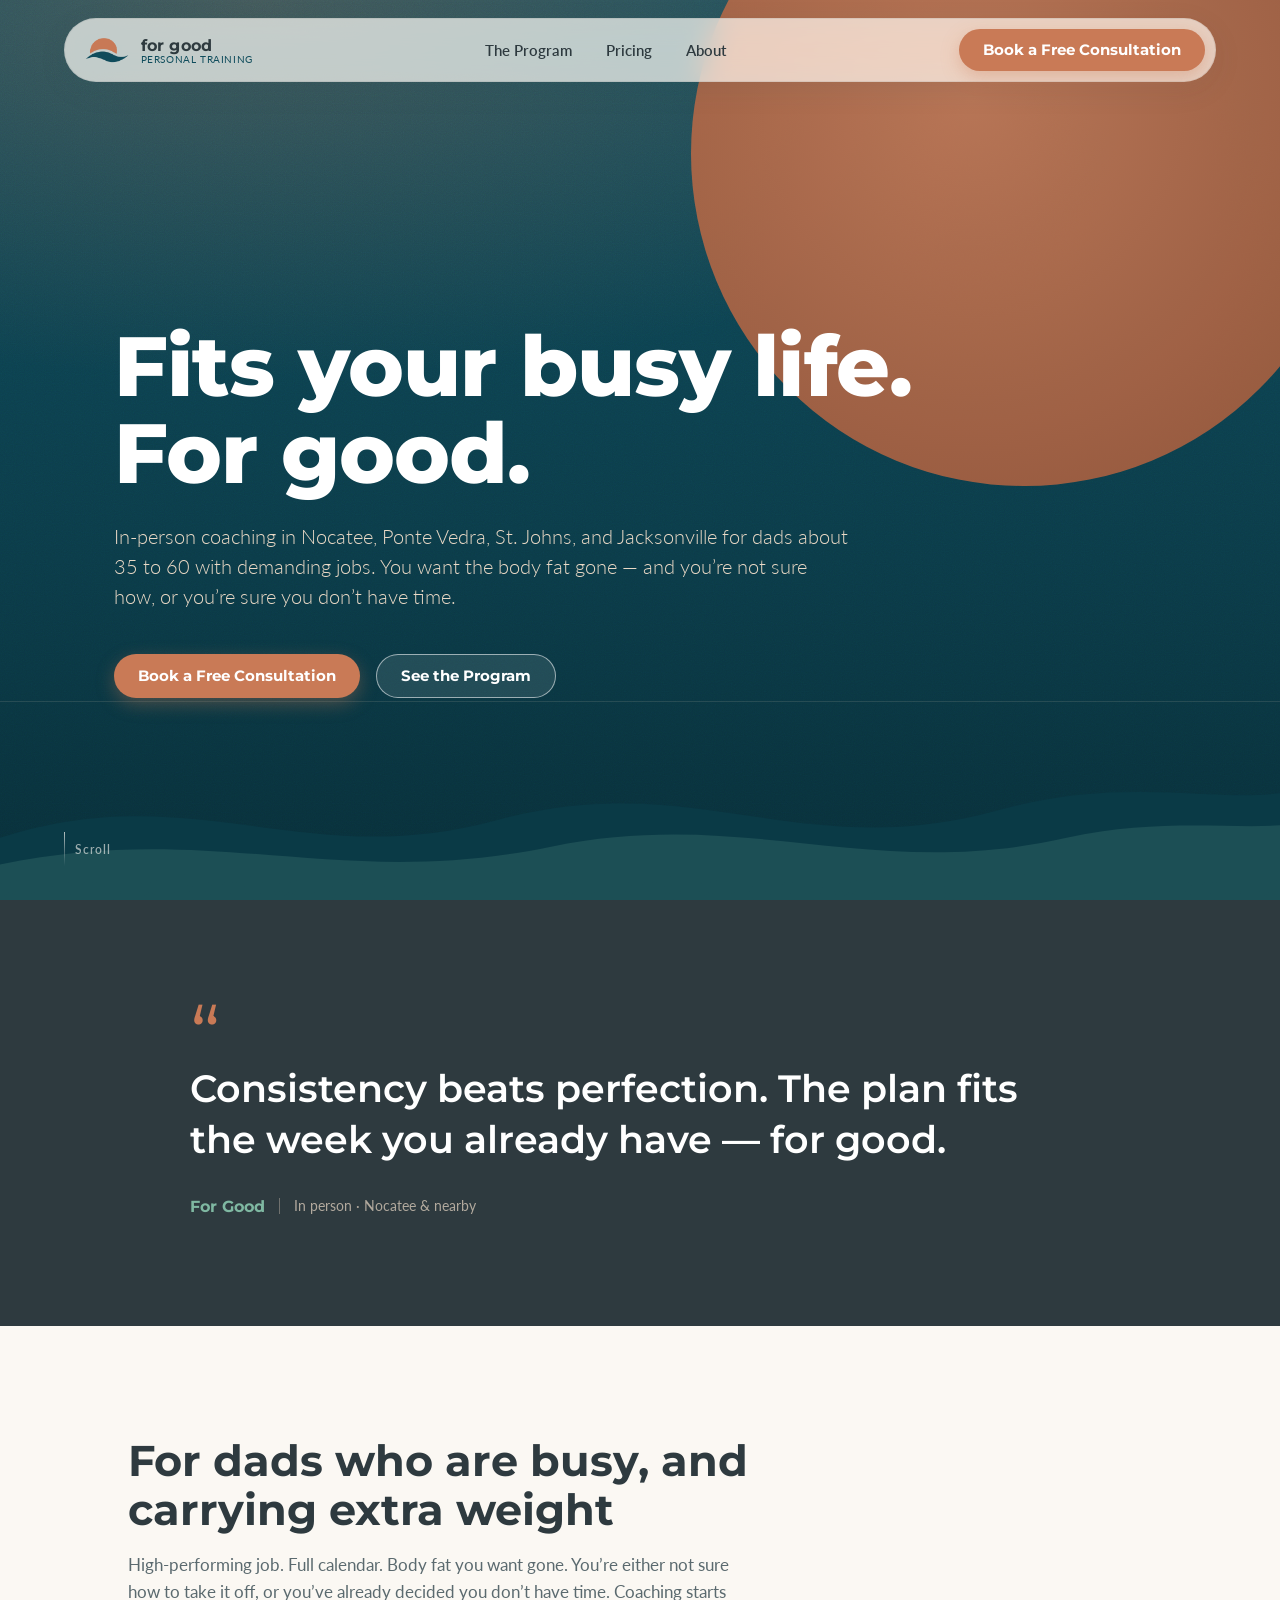
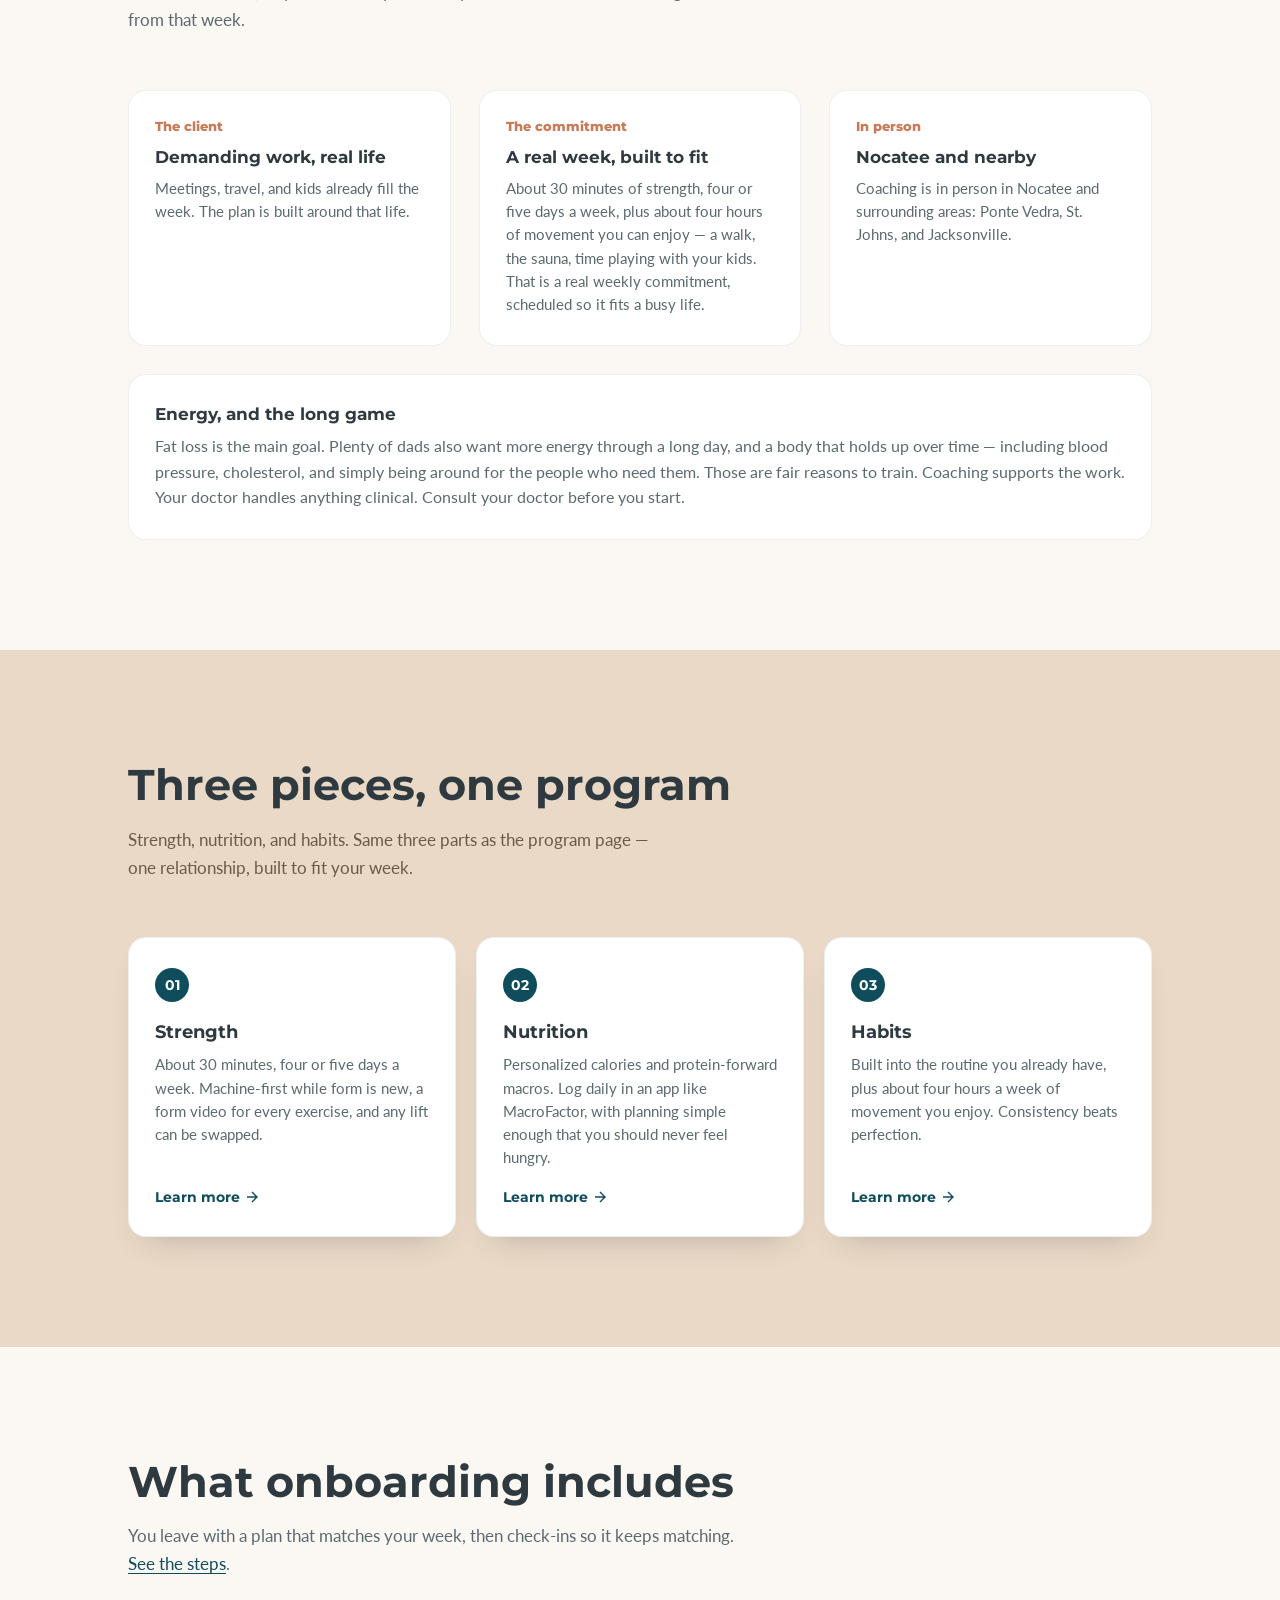
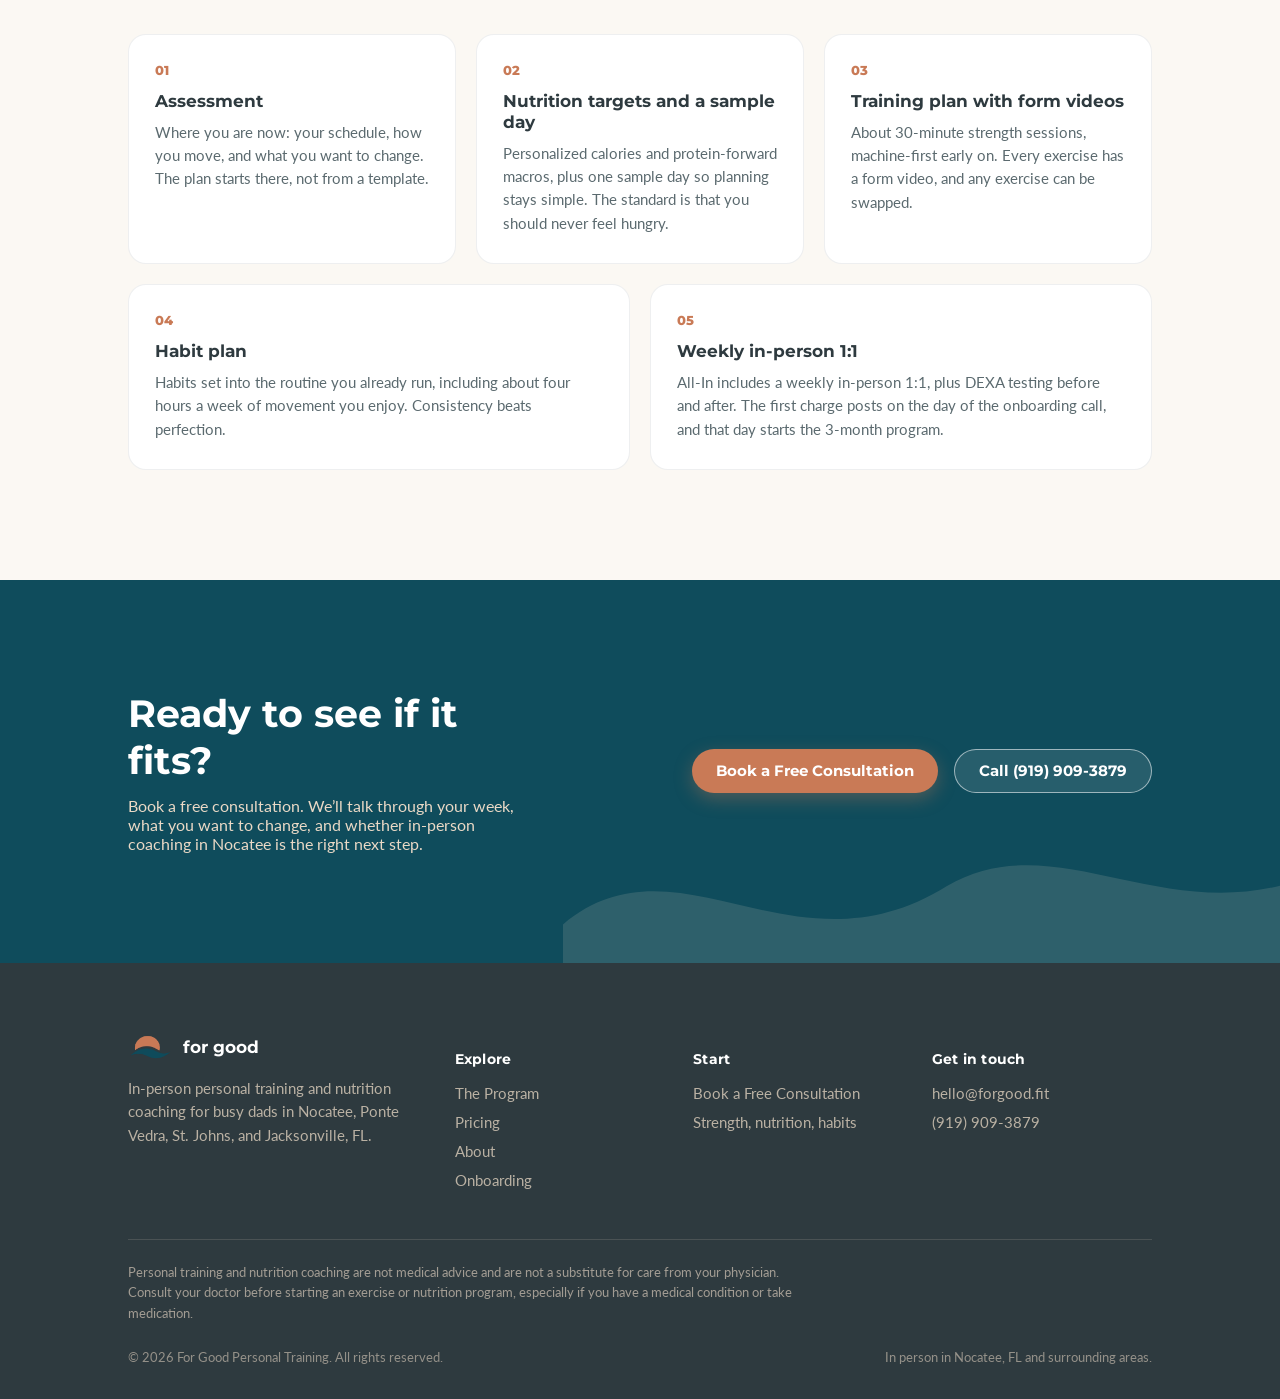
<file: index.html>
<!DOCTYPE html>
<html lang="en">
<head>
<meta charset="UTF-8">
<meta name="viewport" content="width=device-width, initial-scale=1.0">
<title>Personal Trainer for Busy Dads | Nocatee &amp; Ponte Vedra, FL | For Good</title>
<meta name="description" content="In-person personal training and nutrition coaching for busy dads in Nocatee, Ponte Vedra, St. Johns, and Jacksonville, FL. Strength, macros, and habits that fit your week.">
<link rel="canonical" href="https://forgood.fit/">

<!-- Open Graph / Link Preview -->
<meta property="og:type" content="website">
<meta property="og:site_name" content="For Good Personal Training">
<meta property="og:url" content="https://forgood.fit/">
<meta property="og:title" content="Personal Trainer for Busy Dads | Nocatee &amp; Ponte Vedra, FL | For Good">
<meta property="og:description" content="In-person personal training and nutrition coaching for busy dads in Nocatee, Ponte Vedra, St. Johns, and Jacksonville, FL. Strength, macros, and habits that fit your week.">
<meta property="og:image" content="https://forgood.fit/assets/og-image.png">
<meta property="og:image:width" content="1200">
<meta property="og:image:height" content="630">

<!-- Twitter Card -->
<meta name="twitter:card" content="summary_large_image">
<meta name="twitter:title" content="Personal Trainer for Busy Dads | Nocatee &amp; Ponte Vedra, FL | For Good">
<meta name="twitter:description" content="In-person personal training and nutrition coaching for busy dads in Nocatee, Ponte Vedra, St. Johns, and Jacksonville, FL. Strength, macros, and habits that fit your week.">
<meta name="twitter:image" content="https://forgood.fit/assets/og-image.png">

<!--
  LocalBusiness JSON-LD. Unknown fields are omitted on purpose:
  streetAddress, postalCode, geo, openingHours, priceRange, sameAs, hasCredential.
  TODO(mathew): Do not add hasCredential. About states he is currently completing NASM CPT and CNC. Do not list them as earned.
-->
<script type="application/ld+json">
{
  "@context": "https://schema.org",
  "@type": "LocalBusiness",
  "name": "For Good Personal Training",
  "url": "https://forgood.fit/",
  "image": "https://forgood.fit/assets/og-image.png",
  "description": "In-person personal training and nutrition coaching for busy dads in Nocatee, Ponte Vedra, St. Johns, and Jacksonville, Florida.",
  "telephone": "+19199093879",
  "email": "hello@forgood.fit",
  "address": {
    "@type": "PostalAddress",
    "addressLocality": "Nocatee",
    "addressRegion": "FL",
    "addressCountry": "US"
  },
  "areaServed": [
    "Nocatee, FL",
    "Ponte Vedra, FL",
    "St. Johns, FL",
    "Jacksonville, FL"
  ],
  "founder": {
    "@type": "Person",
    "name": "Mathew Trowbridge",
    "image": "https://forgood.fit/assets/mathew-trowbridge.jpg"
  }
}
</script>

<link rel="preconnect" href="https://fonts.googleapis.com">
<link rel="preconnect" href="https://fonts.gstatic.com" crossorigin>
<link href="https://fonts.googleapis.com/css2?family=Montserrat:wght@500;600;700;800&family=Lato:ital,wght@0,300;0,400;0,700;1,400&display=swap" rel="stylesheet">
<link rel="stylesheet" href="assets/styles.css?v=5">
</head>
<body>

  <!-- ================= NAV ================= -->
  <nav class="nav">
    <div class="nav-inner">
      <a href="index.html" class="brand">
        <img src="assets/logo-symbol.png" alt="For Good symbol">
        <span>for good<small>PERSONAL TRAINING</small></span>
      </a>
      <ul class="nav-links">
        <li><a href="program.html">The Program</a></li>
        <li><a href="pricing.html">Pricing</a></li>
        <li><a href="about.html">About</a></li>
      </ul>
      <div class="nav-right">
        <a href="consultation.html" class="btn btn-clay">Book a Free Consultation</a>
        <button class="nav-toggle" aria-label="Toggle menu" aria-expanded="false" aria-controls="mobile-menu">
          <svg class="icon-menu" viewBox="0 0 24 24" fill="none"><path d="M3 6h18M3 12h18M3 18h18" stroke="currentColor" stroke-width="2" stroke-linecap="round"/></svg>
          <svg class="icon-close" viewBox="0 0 24 24" fill="none"><path d="M4 4l16 16M20 4L4 20" stroke="currentColor" stroke-width="2" stroke-linecap="round"/></svg>
        </button>
      </div>
    </div>
    <div class="mobile-menu" id="mobile-menu">
      <a href="program.html">The Program</a>
      <a href="pricing.html">Pricing</a>
      <a href="about.html">About</a>
      <div class="mobile-actions">
        <a href="consultation.html" class="btn btn-clay">Book a Free Consultation</a>
      </div>
    </div>
  </nav>

  <!-- ================= HERO ================= -->
  <header class="hero" id="top">
    <div class="hero-sun" aria-hidden="true"></div>
    <div class="hero-horizon" aria-hidden="true"></div>

    <div class="hero-content">
      <h1>Fits your <br class="mobile-only">busy life.<br>For good.</h1>
      <p class="hero-sub">In-person coaching in Nocatee, Ponte Vedra, St. Johns, and Jacksonville for dads about 35 to 60 with demanding jobs. You want the body fat gone &mdash; and you&rsquo;re not sure how, or you&rsquo;re sure you don&rsquo;t have time.</p>
      <div class="hero-ctas">
        <a href="consultation.html" class="btn btn-clay">Book a Free Consultation</a>
        <a href="program.html" class="btn btn-dark">See the Program</a>
      </div>
    </div>

    <div class="hero-waves" aria-hidden="true">
      <svg viewBox="0 0 1440 180" preserveAspectRatio="none">
        <path d="M0,110 C220,40 340,150 560,90 C780,30 900,140 1120,80 C1260,40 1360,70 1440,60 L1440,180 L0,180 Z" fill="#0B3B48" opacity="0.9"/>
        <path d="M0,140 C240,90 380,170 620,120 C840,75 980,160 1200,110 C1300,88 1380,100 1440,96 L1440,180 L0,180 Z" fill="#7FB8A2" opacity="0.16"/>
      </svg>
    </div>

    <div class="hero-scroll"><span class="line"></span>Scroll</div>
  </header>

  <!-- ================= QUOTE BREAK ================= -->
  <!-- TODO(mathew): Brand line only — not a personal quotation. Swap in your own words if you want this signed. Do not add credentials. -->
  <section class="quote-section">
    <div class="quote-inner">
      <span class="quote-mark">&ldquo;</span>
      <p class="quote">Consistency beats perfection. The plan fits the week you already have &mdash; for good.</p>
      <div class="quote-sign">
        <span class="name">For Good</span>
        <span class="role">In person &middot; Nocatee &amp; nearby</span>
      </div>
    </div>
  </section>

  <!-- ================= WHO IT'S FOR ================= -->
  <section class="feature-list" id="who">
    <div class="wrap">
      <div class="section-head wide">
        <h2>For dads who are busy, and carrying extra weight</h2>
        <p>High-performing job. Full calendar. Body fat you want gone. You&rsquo;re either not sure how to take it off, or you&rsquo;ve already decided you don&rsquo;t have time. Coaching starts from that week.</p>
      </div>
      <div class="feature-rows">
        <div class="feature-row">
          <div class="step">The client</div>
          <h3>Demanding work, real life</h3>
          <p>Meetings, travel, and kids already fill the week. The plan is built around that life.</p>
        </div>
        <div class="feature-row">
          <div class="step">The commitment</div>
          <h3>A real week, built to fit</h3>
          <p>About 30 minutes of strength, four or five days a week, plus about four hours of movement you can enjoy &mdash; a walk, the sauna, time playing with your kids. That is a real weekly commitment, scheduled so it fits a busy life.</p>
        </div>
        <div class="feature-row">
          <div class="step">In person</div>
          <h3>Nocatee and nearby</h3>
          <p>Coaching is in person in Nocatee and surrounding areas: Ponte Vedra, St. Johns, and Jacksonville.</p>
        </div>
      </div>
      <div class="health-note">
        <h3>Energy, and the long game</h3>
        <p>Fat loss is the main goal. Plenty of dads also want more energy through a long day, and a body that holds up over time &mdash; including blood pressure, cholesterol, and simply being around for the people who need them. Those are fair reasons to train. Coaching supports the work. Your doctor handles anything clinical. Consult your doctor before you start.</p>
      </div>
    </div>
  </section>

  <!-- ================= THREE PILLARS ================= -->
  <section class="explore" id="program">
    <div class="wrap">
      <div class="section-head">
        <h2>Three pieces, one program</h2>
        <p>Strength, nutrition, and habits. Same three parts as the program page &mdash; one relationship, built to fit your week.</p>
      </div>
      <div class="explore-grid">
        <a href="program.html#strength" class="explore-card">
          <span class="num">01</span>
          <h3>Strength</h3>
          <p>About 30 minutes, four or five days a week. Machine-first while form is new, a form video for every exercise, and any lift can be swapped.</p>
          <span class="go">Learn more <svg viewBox="0 0 12 12"><path d="M1,6 L11,6 M6,1 L11,6 L6,11" stroke="currentColor" stroke-width="1.4" fill="none"/></svg></span>
        </a>
        <a href="program.html#nutrition" class="explore-card">
          <span class="num">02</span>
          <h3>Nutrition</h3>
          <p>Personalized calories and protein-forward macros. Log daily in an app like MacroFactor, with planning simple enough that you should never feel hungry.</p>
          <span class="go">Learn more <svg viewBox="0 0 12 12"><path d="M1,6 L11,6 M6,1 L11,6 L6,11" stroke="currentColor" stroke-width="1.4" fill="none"/></svg></span>
        </a>
        <a href="program.html#habits" class="explore-card">
          <span class="num">03</span>
          <h3>Habits</h3>
          <p>Built into the routine you already have, plus about four hours a week of movement you enjoy. Consistency beats perfection.</p>
          <span class="go">Learn more <svg viewBox="0 0 12 12"><path d="M1,6 L11,6 M6,1 L11,6 L6,11" stroke="currentColor" stroke-width="1.4" fill="none"/></svg></span>
        </a>
      </div>
    </div>
  </section>

  <!-- ================= ONBOARDING ================= -->
  <section class="feature-list" id="onboarding">
    <div class="wrap">
      <div class="section-head wide">
        <h2>What onboarding includes</h2>
        <p>You leave with a plan that matches your week, then check-ins so it keeps matching. <a href="journey.html">See the steps</a>.</p>
      </div>
      <div class="onboard-grid">
        <div class="feature-row">
          <div class="step">01</div>
          <h3>Assessment</h3>
          <p>Where you are now: your schedule, how you move, and what you want to change. The plan starts there, not from a template.</p>
        </div>
        <div class="feature-row">
          <div class="step">02</div>
          <h3>Nutrition targets and a sample day</h3>
          <p>Personalized calories and protein-forward macros, plus one sample day so planning stays simple. The standard is that you should never feel hungry.</p>
        </div>
        <div class="feature-row">
          <div class="step">03</div>
          <h3>Training plan with form videos</h3>
          <p>About 30-minute strength sessions, machine-first early on. Every exercise has a form video, and any exercise can be swapped.</p>
        </div>
        <div class="feature-row">
          <div class="step">04</div>
          <h3>Habit plan</h3>
          <p>Habits set into the routine you already run, including about four hours a week of movement you enjoy. Consistency beats perfection.</p>
        </div>
        <div class="feature-row">
          <div class="step">05</div>
          <h3>Weekly in-person 1:1</h3>
          <p>All-In includes a weekly in-person 1:1, plus DEXA testing before and after. The first charge posts on the day of the onboarding call, and that day starts the 3-month program.</p>
        </div>
      </div>
    </div>
  </section>

  <!-- ================= CTA BAND ================= -->
  <section class="cta-band">
    <svg class="wave-deco" viewBox="0 0 400 200" aria-hidden="true">
      <path d="M0,120 C60,70 120,150 200,100 C260,65 320,130 400,90 L400,200 L0,200 Z" fill="#EAD9C6"/>
    </svg>
    <div class="wrap cta-inner">
      <div>
        <h2>Ready to see if it fits?</h2>
        <p>Book a free consultation. We&rsquo;ll talk through your week, what you want to change, and whether in-person coaching in Nocatee is the right next step.</p>
      </div>
      <div class="cta-actions">
        <a href="consultation.html" class="btn btn-clay">Book a Free Consultation</a>
        <a href="tel:+19199093879" class="btn btn-dark">Call (919) 909-3879</a>
      </div>
    </div>
  </section>

  <!-- ================= FOOTER ================= -->
  <footer>
    <div class="wrap">
      <div class="foot-top">
        <div class="foot-brand">
          <div class="foot-mark">
            <img src="assets/logo-symbol.png" alt="For Good symbol">
            <span>for good</span>
          </div>
          <p>In-person personal training and nutrition coaching for busy dads in Nocatee, Ponte Vedra, St. Johns, and Jacksonville, FL.</p>
        </div>
        <div class="foot-col">
          <h4>Explore</h4>
          <ul>
            <li><a href="program.html">The Program</a></li>
            <li><a href="pricing.html">Pricing</a></li>
            <li><a href="about.html">About</a></li>
            <li><a href="journey.html">Onboarding</a></li>
          </ul>
        </div>
        <div class="foot-col">
          <h4>Start</h4>
          <ul>
            <li><a href="consultation.html">Book a Free Consultation</a></li>
            <li><a href="program.html">Strength, nutrition, habits</a></li>
          </ul>
        </div>
        <div class="foot-col">
          <h4>Get in touch</h4>
          <ul>
            <li><a href="mailto:hello@forgood.fit">hello@forgood.fit</a></li>
            <li><a href="tel:+19199093879">(919) 909-3879</a></li>
          </ul>
        </div>
      </div>
      <p class="disclaimer">Personal training and nutrition coaching are not medical advice and are not a substitute for care from your physician. Consult your doctor before starting an exercise or nutrition program, especially if you have a medical condition or take medication.</p>
      <div class="foot-bottom">
        <span>&copy; 2026 For Good Personal Training. All rights reserved.</span>
        <span>In person in Nocatee, FL and surrounding areas.</span>
      </div>
    </div>
  </footer>

  <script src="assets/nav.js" defer></script>
</body>
</html>
</file>
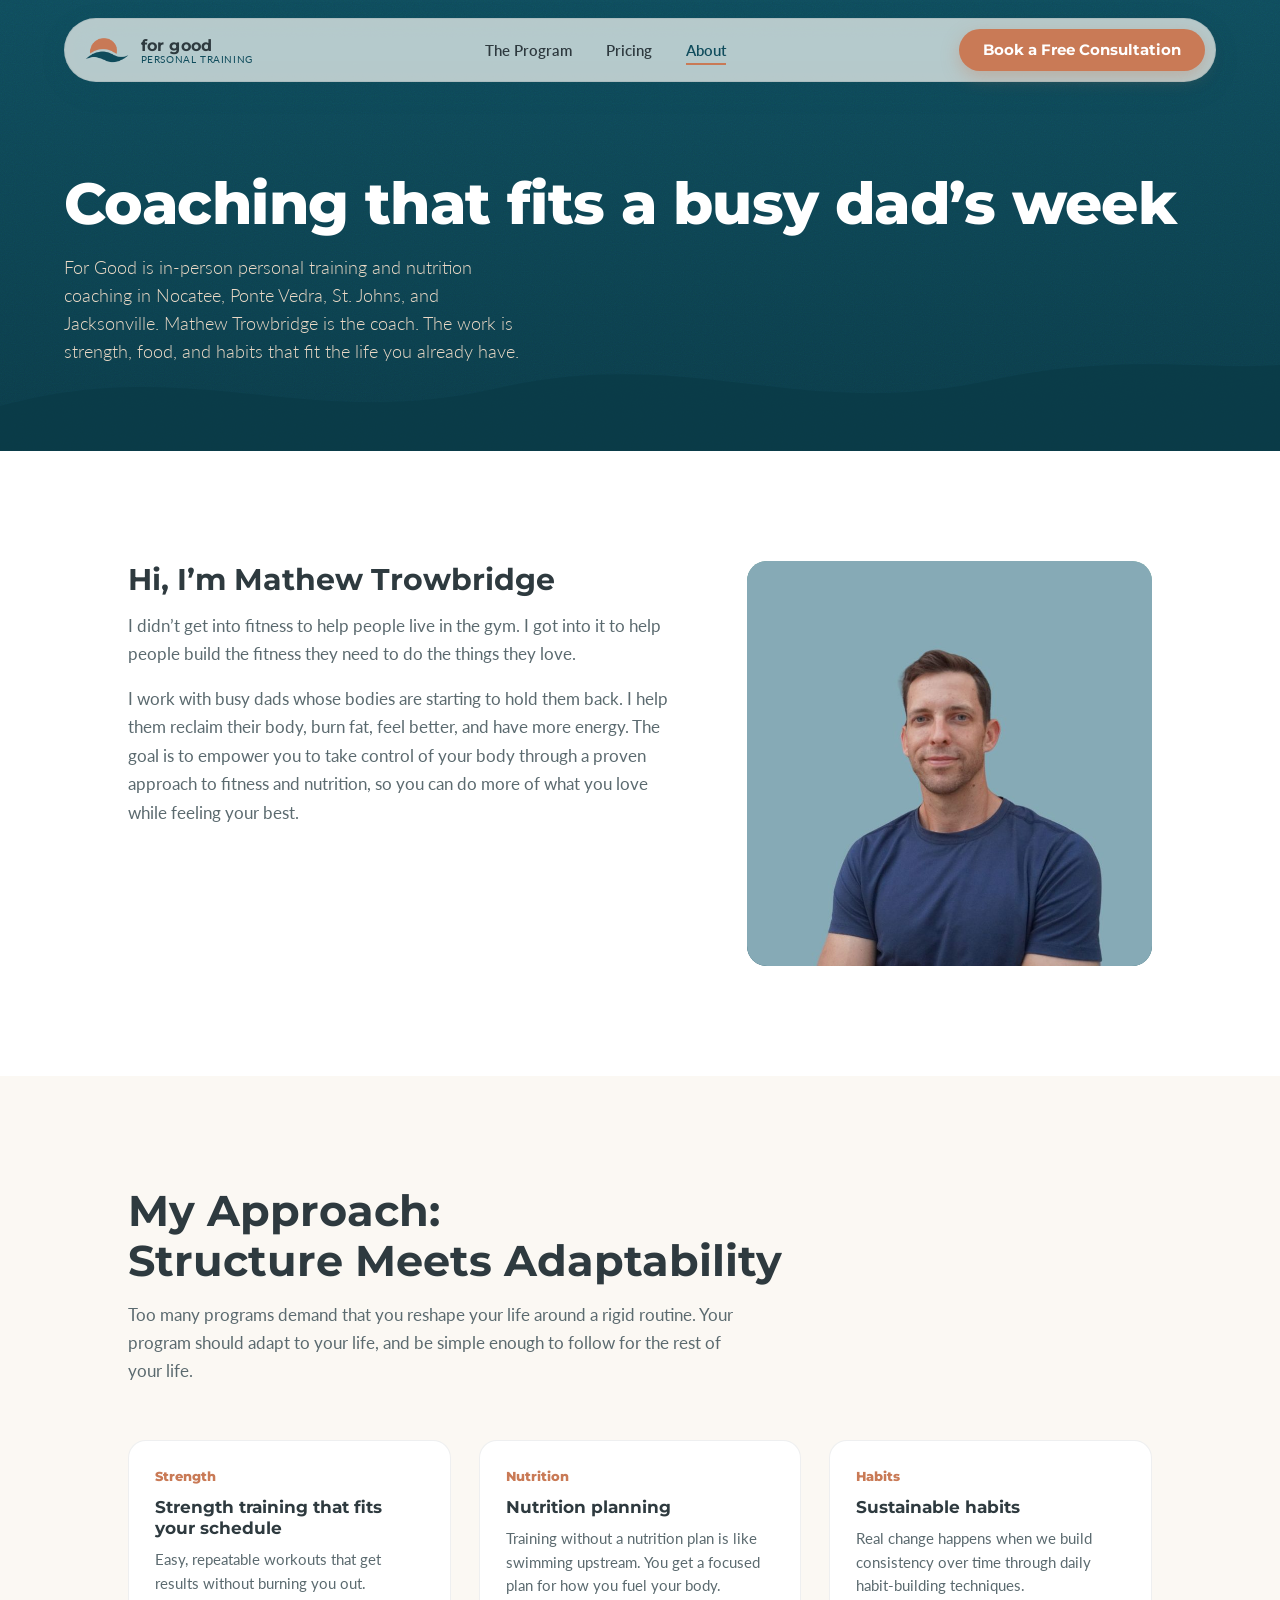
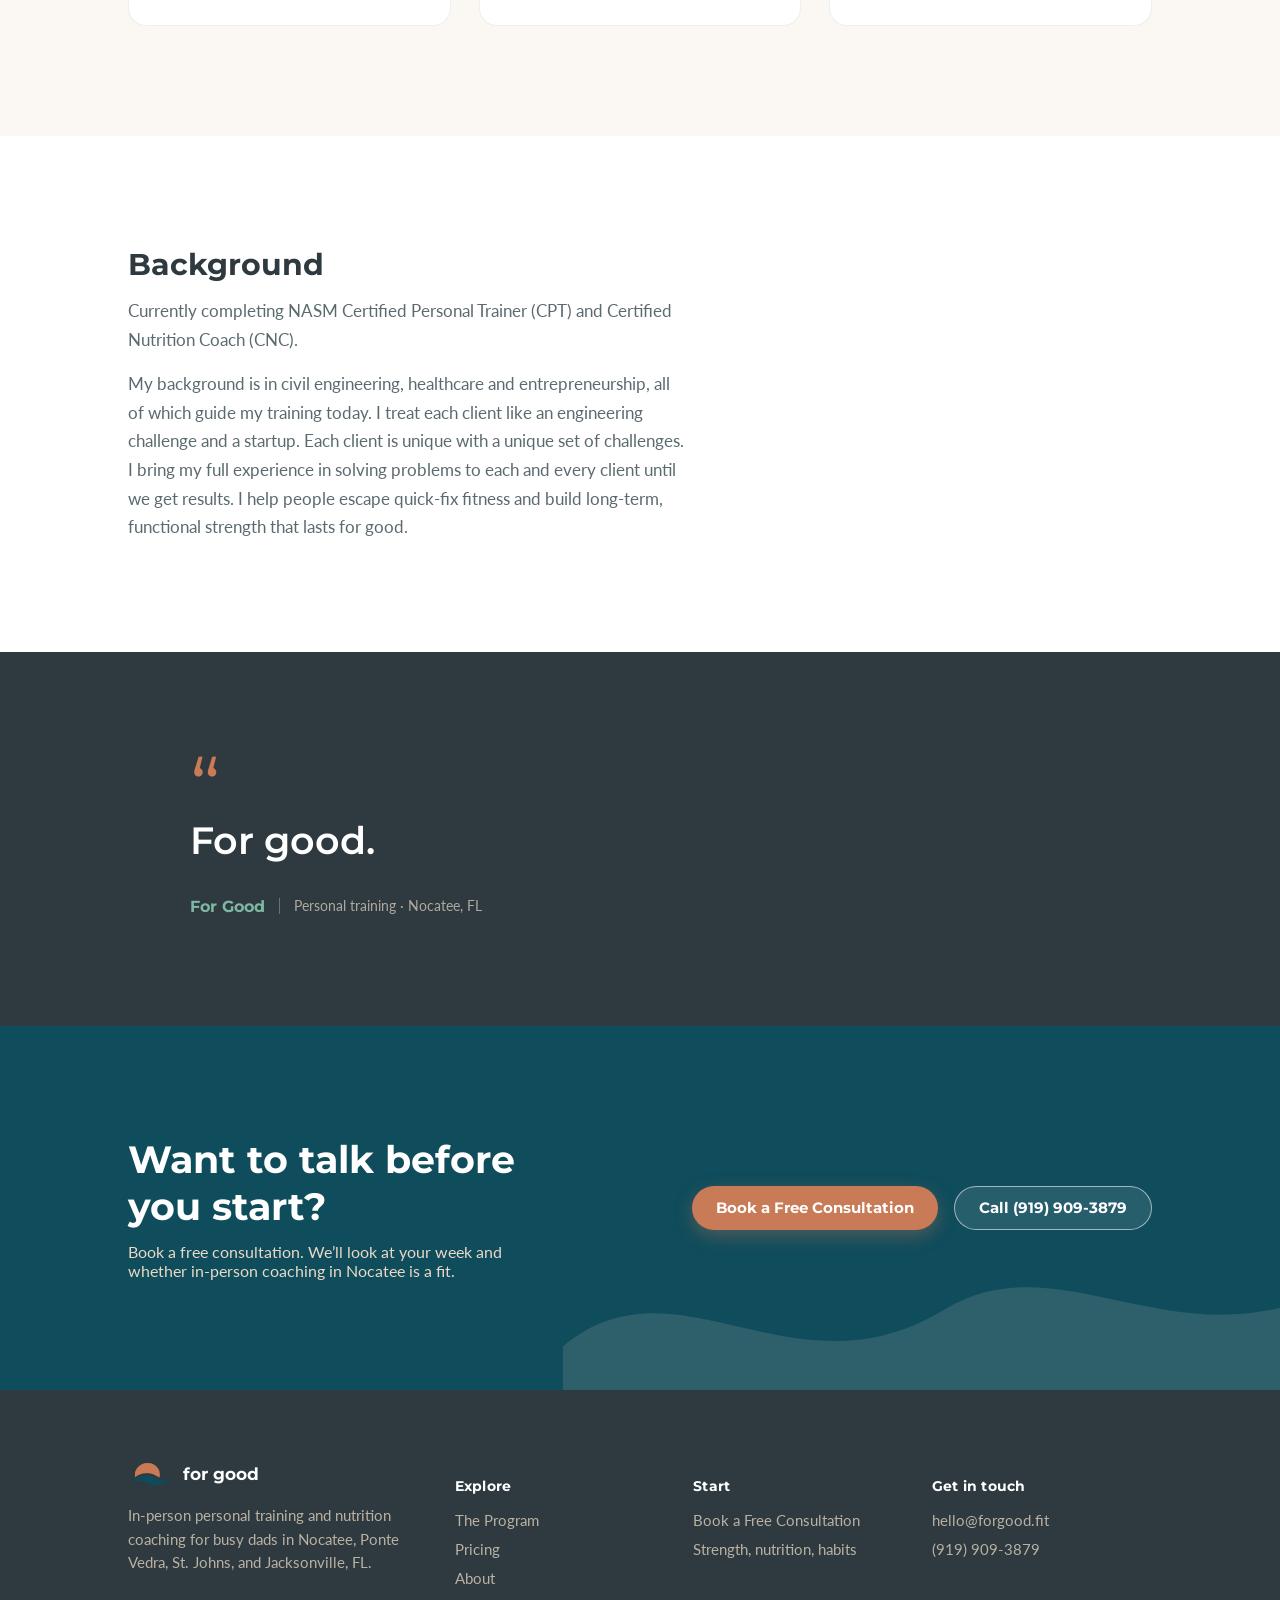
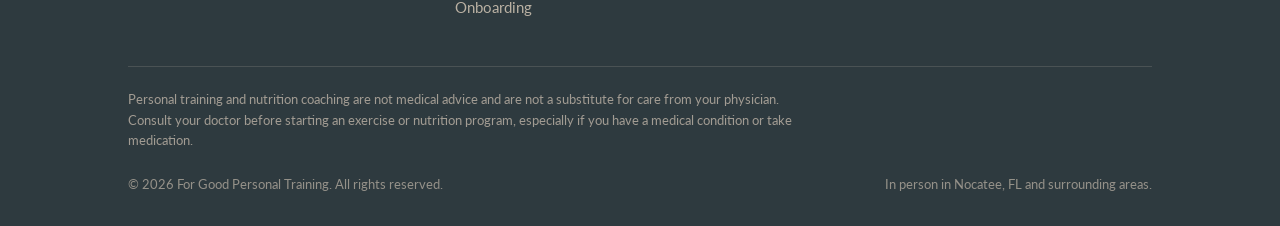
<file: about.html>
<!DOCTYPE html>
<html lang="en">
<head>
<meta charset="UTF-8">
<meta name="viewport" content="width=device-width, initial-scale=1.0">
<title>About For Good | Personal Trainer in Nocatee &amp; Ponte Vedra, FL</title>
<meta name="description" content="Mathew Trowbridge coaches busy dads in Nocatee, Ponte Vedra, St. Johns, and Jacksonville. Fitness and nutrition that adapt to your life, so you can do more of what you love.">
<link rel="canonical" href="https://forgood.fit/about.html">

<!-- Open Graph / Link Preview -->
<meta property="og:type" content="website">
<meta property="og:site_name" content="For Good Personal Training">
<meta property="og:url" content="https://forgood.fit/about.html">
<meta property="og:title" content="About For Good | Personal Trainer in Nocatee &amp; Ponte Vedra, FL">
<meta property="og:description" content="Mathew Trowbridge coaches busy dads in Nocatee, Ponte Vedra, St. Johns, and Jacksonville. Fitness and nutrition that adapt to your life, so you can do more of what you love.">
<meta property="og:image" content="https://forgood.fit/assets/og-image.png">
<meta property="og:image:width" content="1200">
<meta property="og:image:height" content="630">

<!-- Twitter Card -->
<meta name="twitter:card" content="summary_large_image">
<meta name="twitter:title" content="About For Good | Personal Trainer in Nocatee &amp; Ponte Vedra, FL">
<meta name="twitter:description" content="Mathew Trowbridge coaches busy dads in Nocatee, Ponte Vedra, St. Johns, and Jacksonville. Fitness and nutrition that adapt to your life, so you can do more of what you love.">
<meta name="twitter:image" content="https://forgood.fit/assets/og-image.png">

<link rel="preconnect" href="https://fonts.googleapis.com">
<link rel="preconnect" href="https://fonts.gstatic.com" crossorigin>
<link href="https://fonts.googleapis.com/css2?family=Montserrat:wght@500;600;700;800&family=Lato:ital,wght@0,300;0,400;0,700;1,400&display=swap" rel="stylesheet">
<link rel="stylesheet" href="assets/styles.css?v=5">
</head>
<body>

  <!-- ================= NAV ================= -->
  <nav class="nav">
    <div class="nav-inner">
      <a href="index.html" class="brand">
        <img src="assets/logo-symbol.png" alt="For Good symbol">
        <span>for good<small>PERSONAL TRAINING</small></span>
      </a>
      <ul class="nav-links">
        <li><a href="program.html">The Program</a></li>
        <li><a href="pricing.html">Pricing</a></li>
        <li><a href="about.html" aria-current="page">About</a></li>
      </ul>
      <div class="nav-right">
        <a href="consultation.html" class="btn btn-clay">Book a Free Consultation</a>
        <button class="nav-toggle" aria-label="Toggle menu" aria-expanded="false" aria-controls="mobile-menu">
          <svg class="icon-menu" viewBox="0 0 24 24" fill="none"><path d="M3 6h18M3 12h18M3 18h18" stroke="currentColor" stroke-width="2" stroke-linecap="round"/></svg>
          <svg class="icon-close" viewBox="0 0 24 24" fill="none"><path d="M4 4l16 16M20 4L4 20" stroke="currentColor" stroke-width="2" stroke-linecap="round"/></svg>
        </button>
      </div>
    </div>
    <div class="mobile-menu" id="mobile-menu">
      <a href="program.html">The Program</a>
      <a href="pricing.html">Pricing</a>
      <a href="about.html" aria-current="page">About</a>
      <div class="mobile-actions">
        <a href="consultation.html" class="btn btn-clay">Book a Free Consultation</a>
      </div>
    </div>
  </nav>

  <!-- ================= PAGE HERO ================= -->
  <header class="page-hero">
    <div class="page-hero-inner">
      <h1>Coaching that fits a busy dad&rsquo;s week</h1>
      <p>For Good is in-person personal training and nutrition coaching in Nocatee, Ponte Vedra, St. Johns, and Jacksonville. Mathew Trowbridge is the coach. The work is strength, food, and habits that fit the life you already have.</p>
    </div>
    <div class="hero-waves" aria-hidden="true">
      <svg viewBox="0 0 1440 140" preserveAspectRatio="none">
        <path d="M0,90 C220,30 340,120 560,70 C780,20 900,110 1120,60 C1260,30 1360,50 1440,44 L1440,140 L0,140 Z" fill="#0B3B48" opacity="0.9"/>
      </svg>
    </div>
  </header>

  <!-- ================= COACH ================= -->
  <!-- Credentials below must stay "currently completing" — do not list NASM CPT or CNC as earned. -->
  <section class="split">
    <div class="wrap split-grid reverse">
      <div class="split-copy">
        <h2>Hi, I&rsquo;m Mathew Trowbridge</h2>
        <p>I didn&rsquo;t get into fitness to help people live in the gym. I got into it to help people build the fitness they need to do the things they love.</p>
        <p>I work with busy dads whose bodies are starting to hold them back. I help them reclaim their body, burn fat, feel better, and have more energy. The goal is to empower you to take control of your body through a proven approach to fitness and nutrition, so you can do more of what you love while feeling your best.</p>
      </div>
      <div class="split-figure coach-photo">
        <img src="assets/mathew-trowbridge.jpg" alt="Mathew Trowbridge, ForGood coach" width="800" height="800">
      </div>
    </div>
  </section>

  <!-- ================= APPROACH ================= -->
  <section class="feature-list">
    <div class="wrap">
      <div class="section-head wide">
        <h2>My Approach:<br>Structure Meets Adaptability</h2>
        <p>Too many programs demand that you reshape your life around a rigid routine. Your program should adapt to your life, and be simple enough to follow for the rest of your life.</p>
      </div>
      <div class="feature-rows">
        <div class="feature-row">
          <div class="step">Strength</div>
          <h3>Strength training that fits your schedule</h3>
          <p>Easy, repeatable workouts that get results without burning you out.</p>
        </div>
        <div class="feature-row">
          <div class="step">Nutrition</div>
          <h3>Nutrition planning</h3>
          <p>Training without a nutrition plan is like swimming upstream. You get a focused plan for how you fuel your body.</p>
        </div>
        <div class="feature-row">
          <div class="step">Habits</div>
          <h3>Sustainable habits</h3>
          <p>Real change happens when we build consistency over time through daily habit-building techniques.</p>
        </div>
      </div>
    </div>
  </section>

  <!-- ================= BACKGROUND ================= -->
  <section class="split">
    <div class="wrap">
      <div class="split-copy">
        <h2>Background</h2>
        <p>Currently completing NASM Certified Personal Trainer (CPT) and Certified Nutrition Coach (CNC).</p>
        <p>My background is in civil engineering, healthcare and entrepreneurship, all of which guide my training today. I treat each client like an engineering challenge and a startup. Each client is unique with a unique set of challenges. I bring my full experience in solving problems to each and every client until we get results. I help people escape quick-fix fitness and build long-term, functional strength that lasts for good.</p>
      </div>
    </div>
  </section>

  <!-- ================= QUOTE BREAK ================= -->
  <!-- TODO(mathew): Brand line only — not a personal quotation. Replace if you want this signed in your own words. -->
  <section class="quote-section">
    <div class="quote-inner">
      <span class="quote-mark">&ldquo;</span>
      <p class="quote">For good.</p>
      <div class="quote-sign">
        <span class="name">For Good</span>
        <span class="role">Personal training &middot; Nocatee, FL</span>
      </div>
    </div>
  </section>

  <!-- ================= CTA BAND ================= -->
  <section class="cta-band">
    <svg class="wave-deco" viewBox="0 0 400 200" aria-hidden="true">
      <path d="M0,120 C60,70 120,150 200,100 C260,65 320,130 400,90 L400,200 L0,200 Z" fill="#EAD9C6"/>
    </svg>
    <div class="wrap cta-inner">
      <div>
        <h2>Want to talk before you start?</h2>
        <p>Book a free consultation. We&rsquo;ll look at your week and whether in-person coaching in Nocatee is a fit.</p>
      </div>
      <div class="cta-actions">
        <a href="consultation.html" class="btn btn-clay">Book a Free Consultation</a>
        <a href="tel:+19199093879" class="btn btn-dark">Call (919) 909-3879</a>
      </div>
    </div>
  </section>

  <!-- ================= FOOTER ================= -->
  <footer>
    <div class="wrap">
      <div class="foot-top">
        <div class="foot-brand">
          <div class="foot-mark">
            <img src="assets/logo-symbol.png" alt="For Good symbol">
            <span>for good</span>
          </div>
          <p>In-person personal training and nutrition coaching for busy dads in Nocatee, Ponte Vedra, St. Johns, and Jacksonville, FL.</p>
        </div>
        <div class="foot-col">
          <h4>Explore</h4>
          <ul>
            <li><a href="program.html">The Program</a></li>
            <li><a href="pricing.html">Pricing</a></li>
            <li><a href="about.html">About</a></li>
            <li><a href="journey.html">Onboarding</a></li>
          </ul>
        </div>
        <div class="foot-col">
          <h4>Start</h4>
          <ul>
            <li><a href="consultation.html">Book a Free Consultation</a></li>
            <li><a href="program.html">Strength, nutrition, habits</a></li>
          </ul>
        </div>
        <div class="foot-col">
          <h4>Get in touch</h4>
          <ul>
            <li><a href="mailto:hello@forgood.fit">hello@forgood.fit</a></li>
            <li><a href="tel:+19199093879">(919) 909-3879</a></li>
          </ul>
        </div>
      </div>
      <p class="disclaimer">Personal training and nutrition coaching are not medical advice and are not a substitute for care from your physician. Consult your doctor before starting an exercise or nutrition program, especially if you have a medical condition or take medication.</p>
      <div class="foot-bottom">
        <span>&copy; 2026 For Good Personal Training. All rights reserved.</span>
        <span>In person in Nocatee, FL and surrounding areas.</span>
      </div>
    </div>
  </footer>

  <script src="assets/nav.js" defer></script>
</body>
</html>
</file>
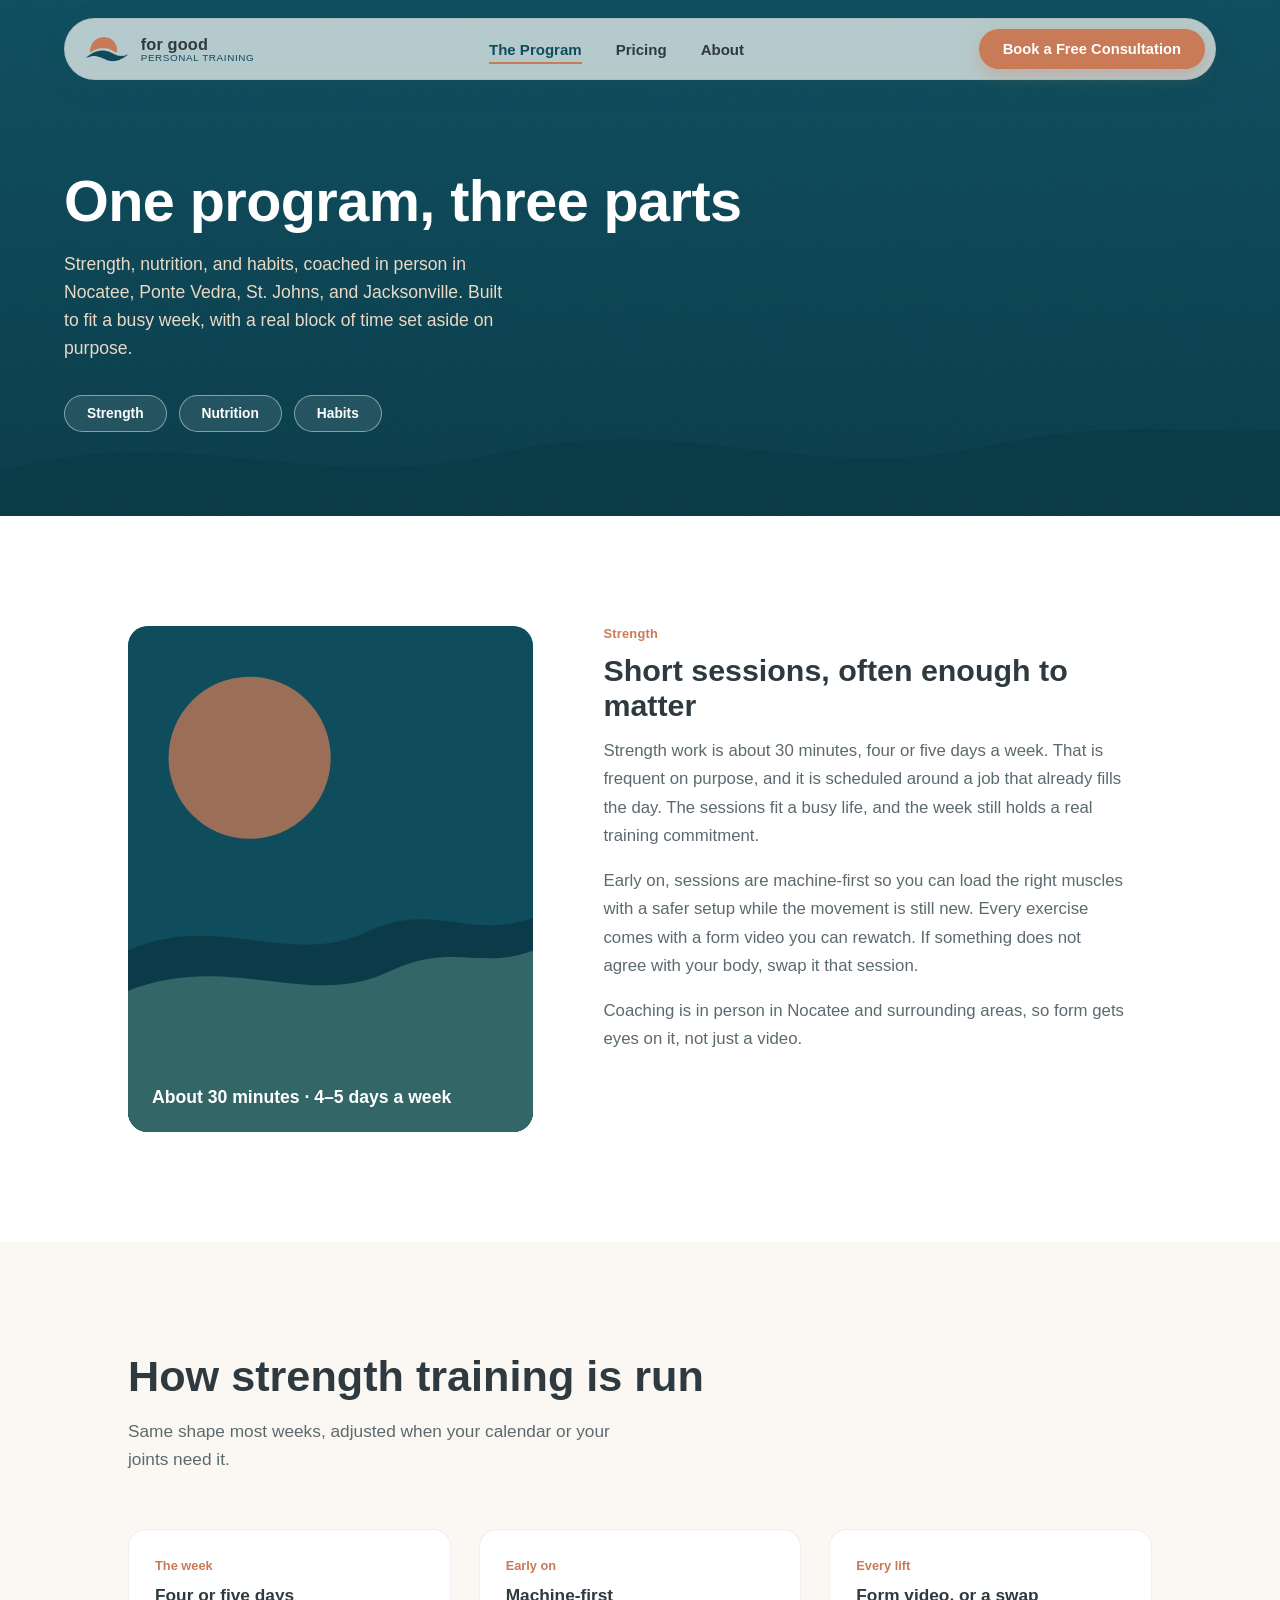
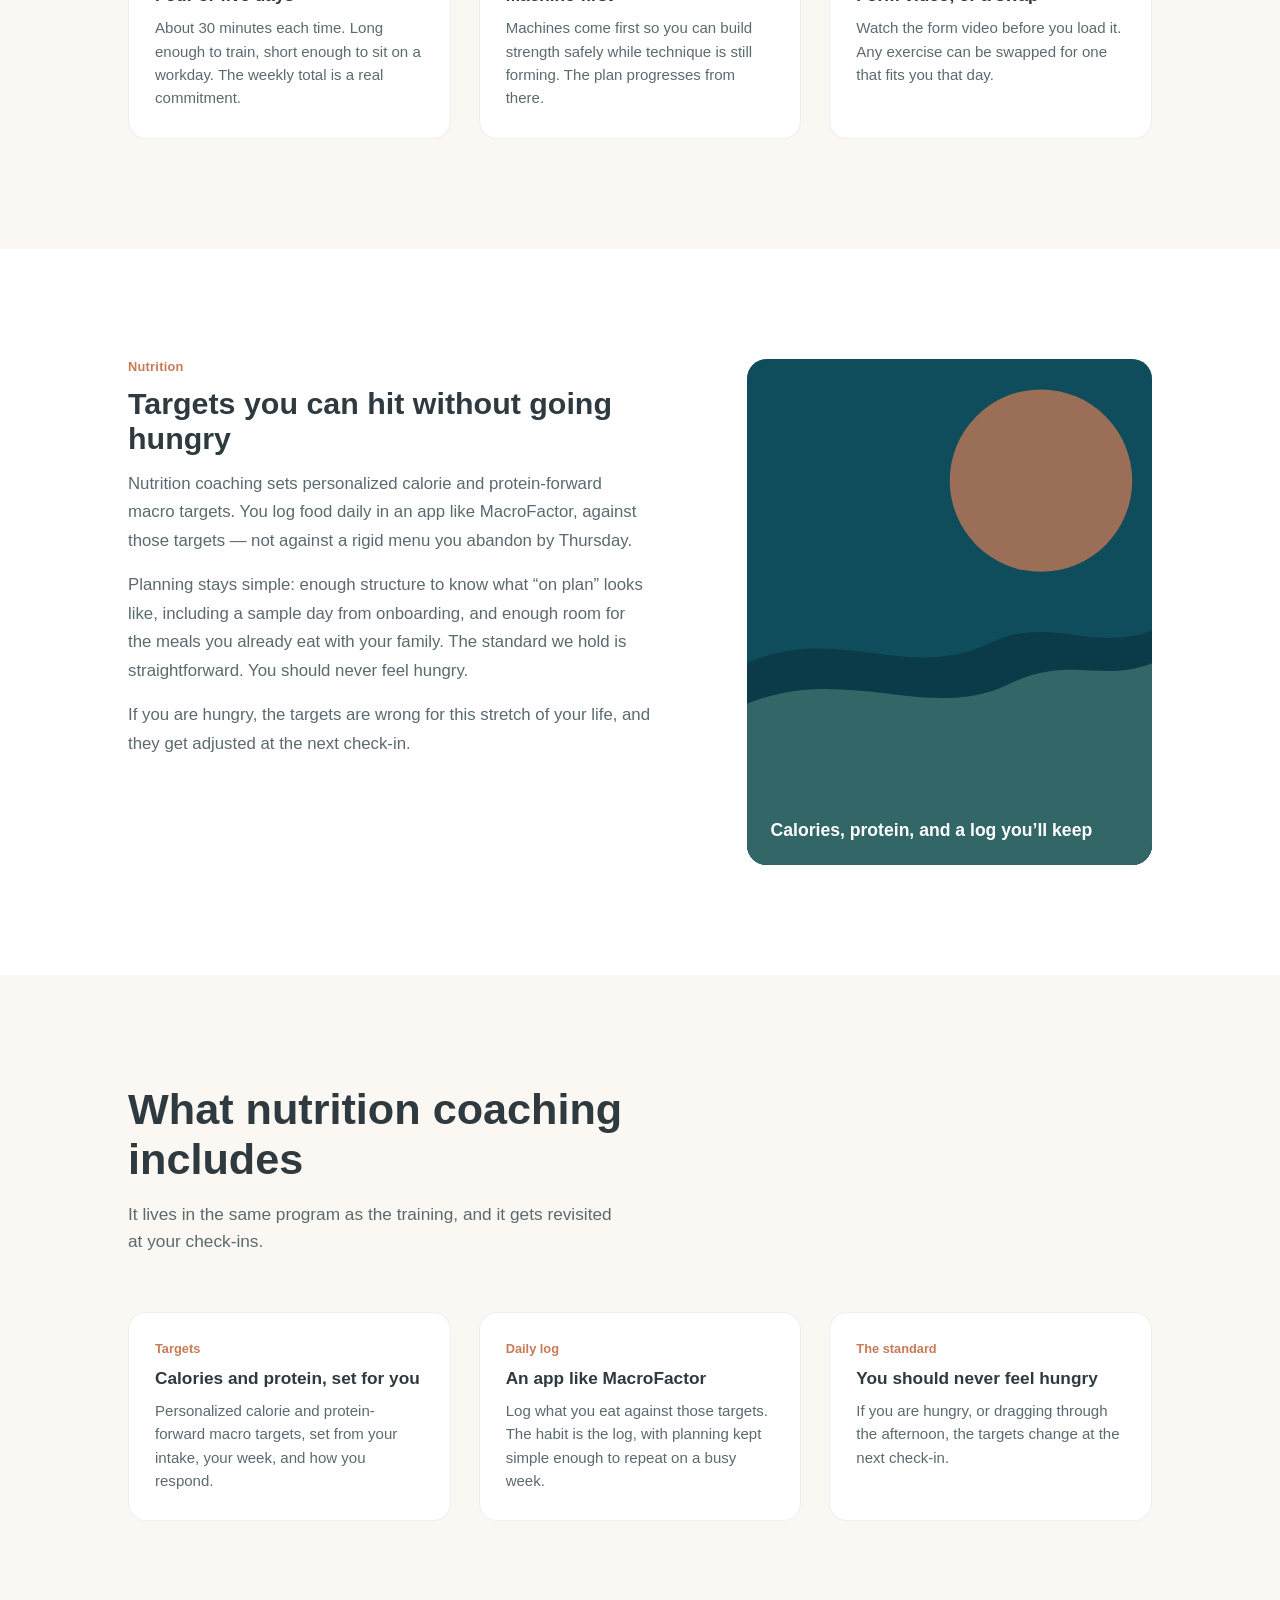
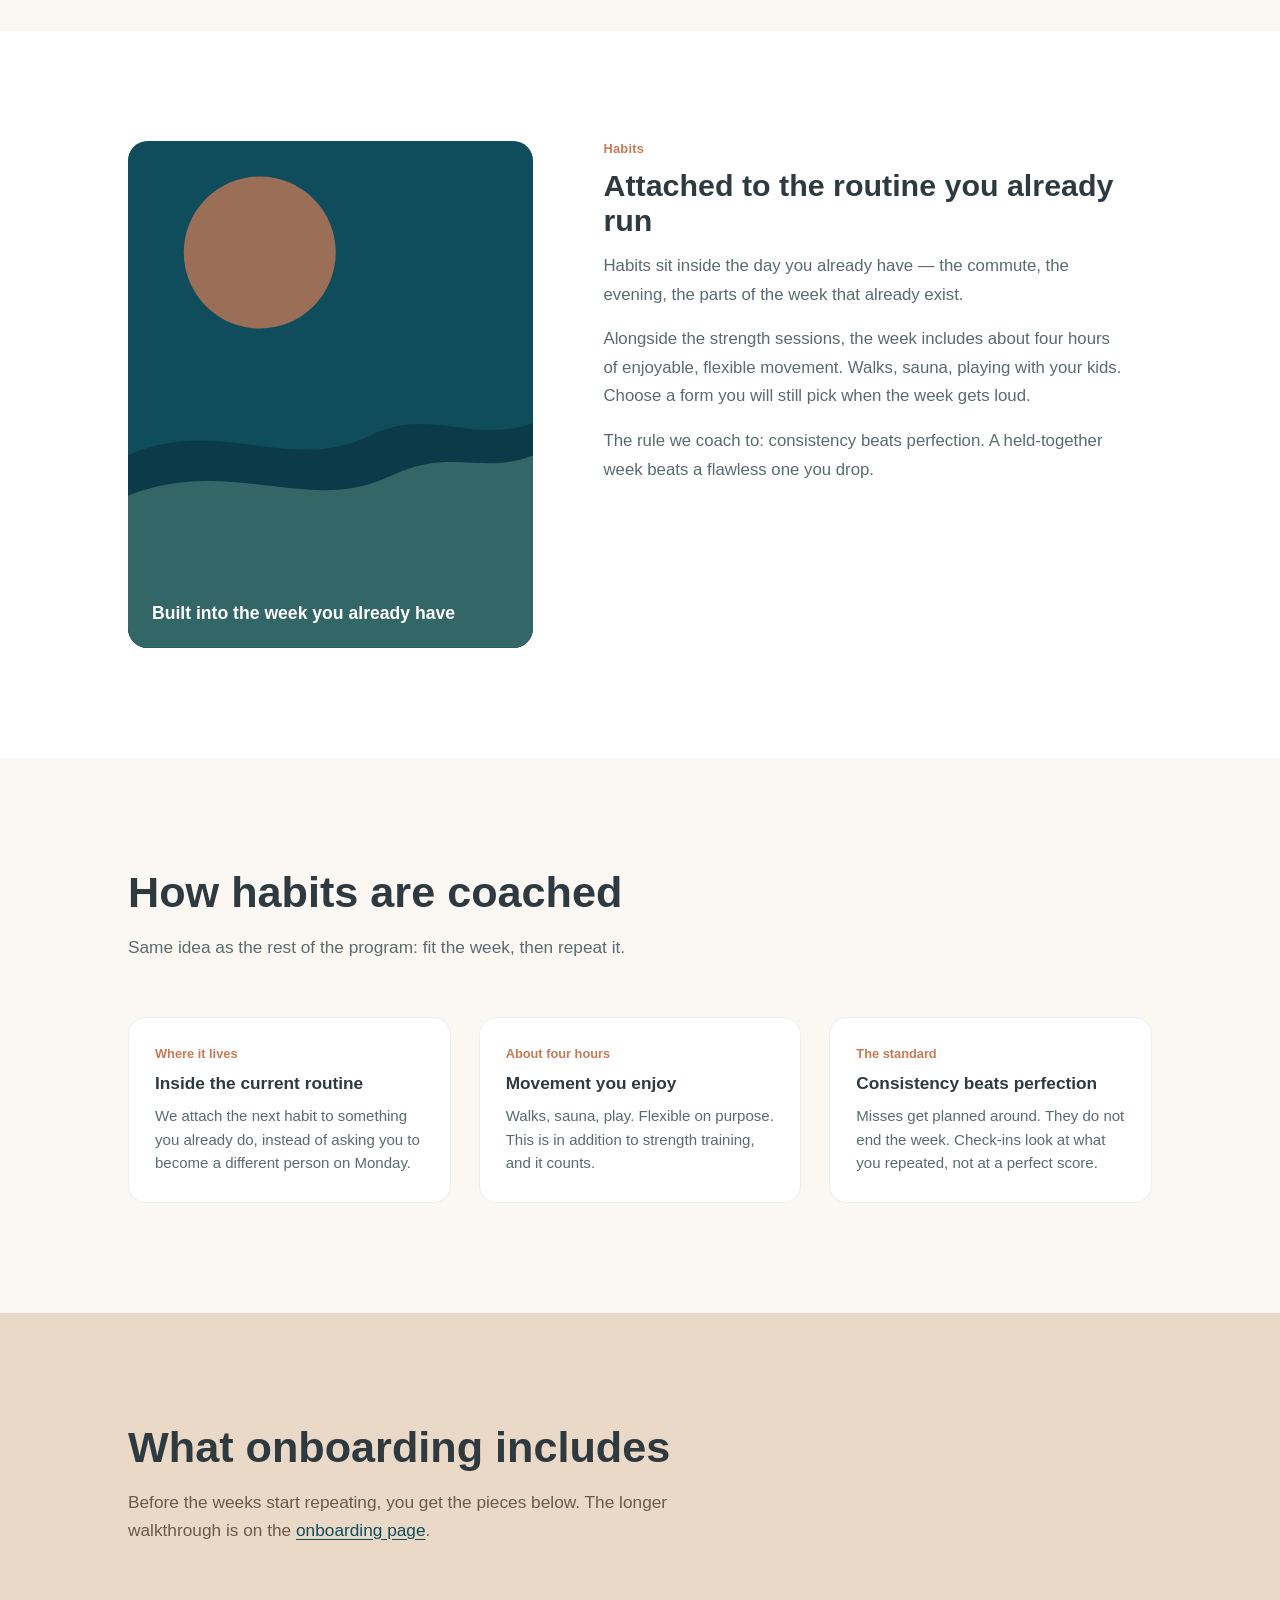
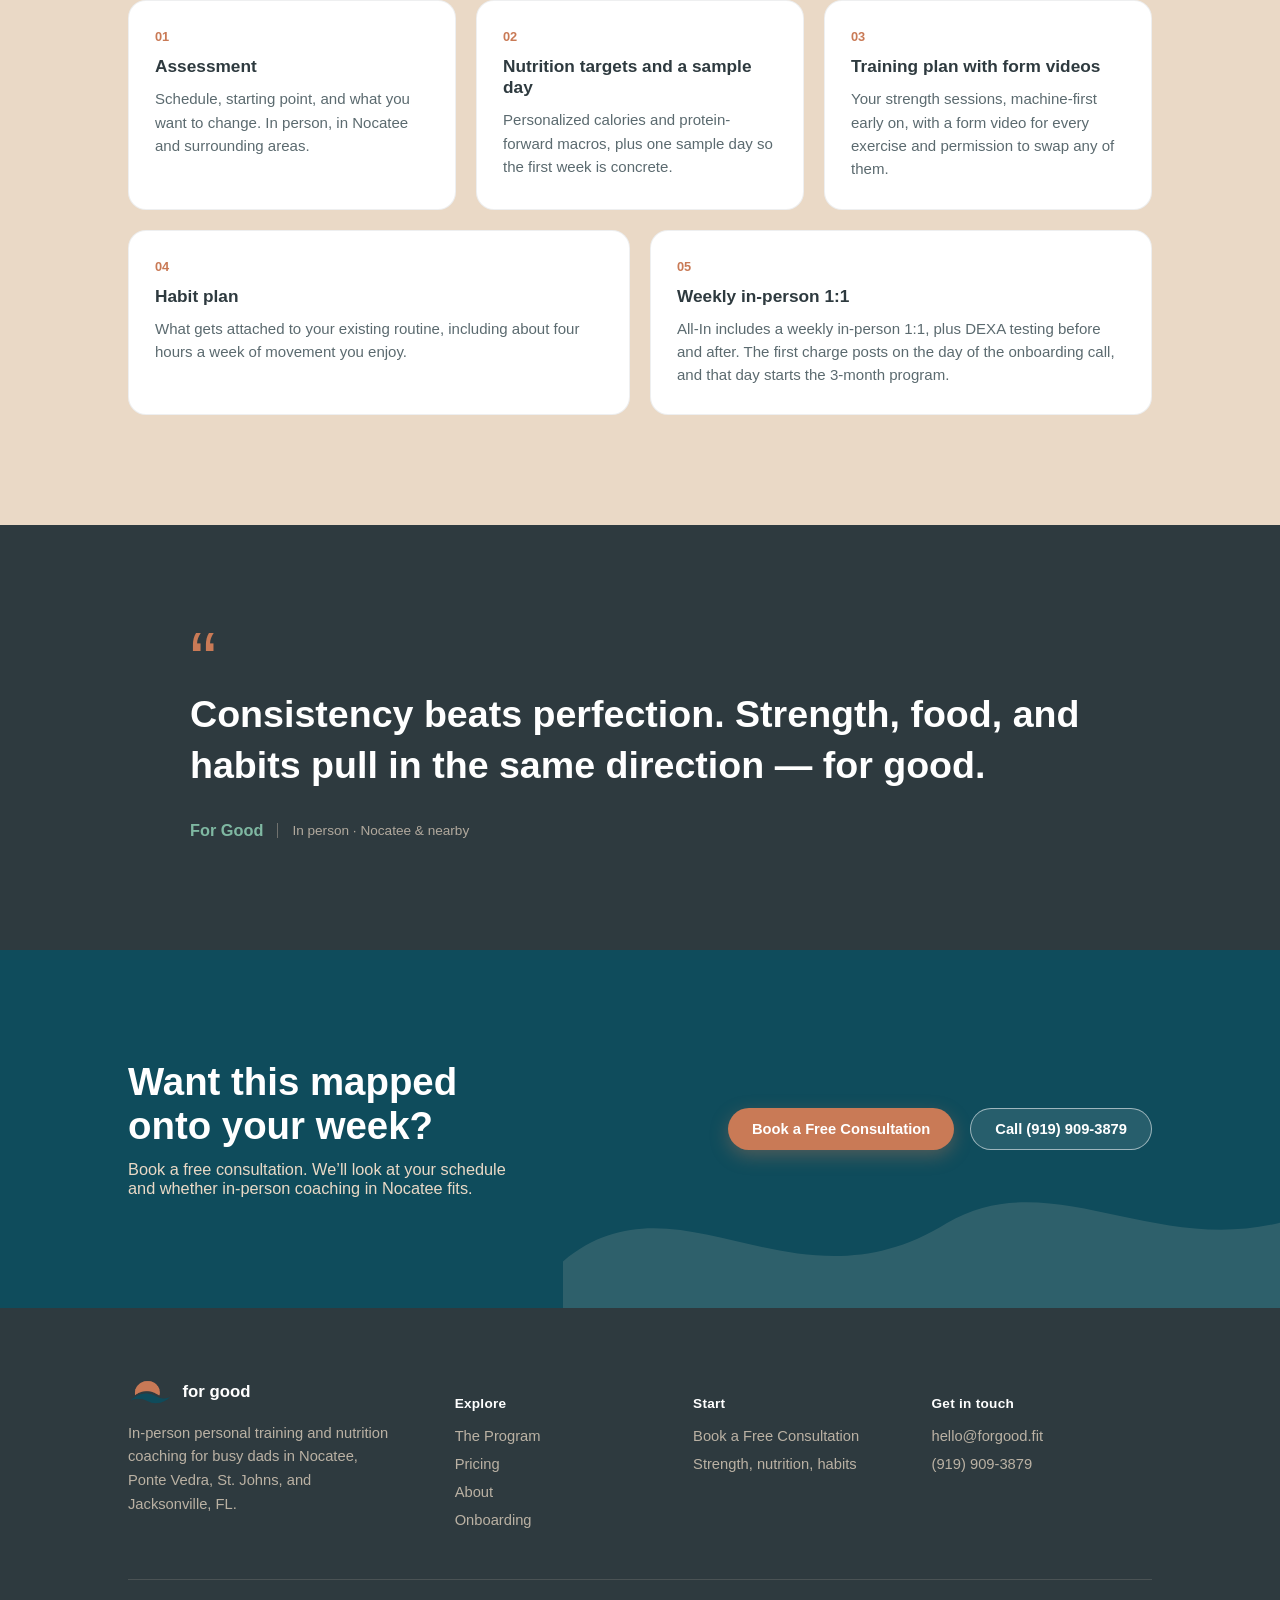
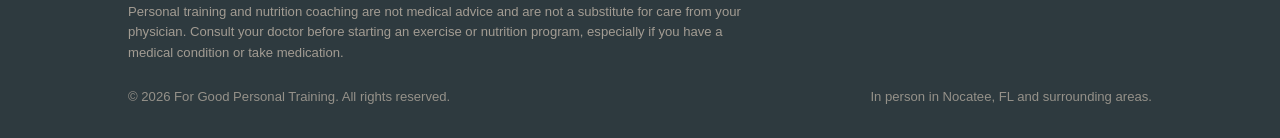
<file: habits.html>
<!DOCTYPE html>
<html lang="en">
<head>
<meta charset="UTF-8">
<meta http-equiv="refresh" content="0; url=program.html#habits">
<link rel="canonical" href="https://forgood.fit/program.html#habits">
<title>Habit Coaching in Nocatee, FL | For Good</title>
<meta name="description" content="Habit coaching at For Good has moved. In-person coaching in Nocatee, Ponte Vedra, St. Johns, and Jacksonville, FL.">
</head>
<body>
<p>This page has moved. <a href="program.html#habits">Continue to The Program &rarr;</a></p>
</body>
</html>
</file>
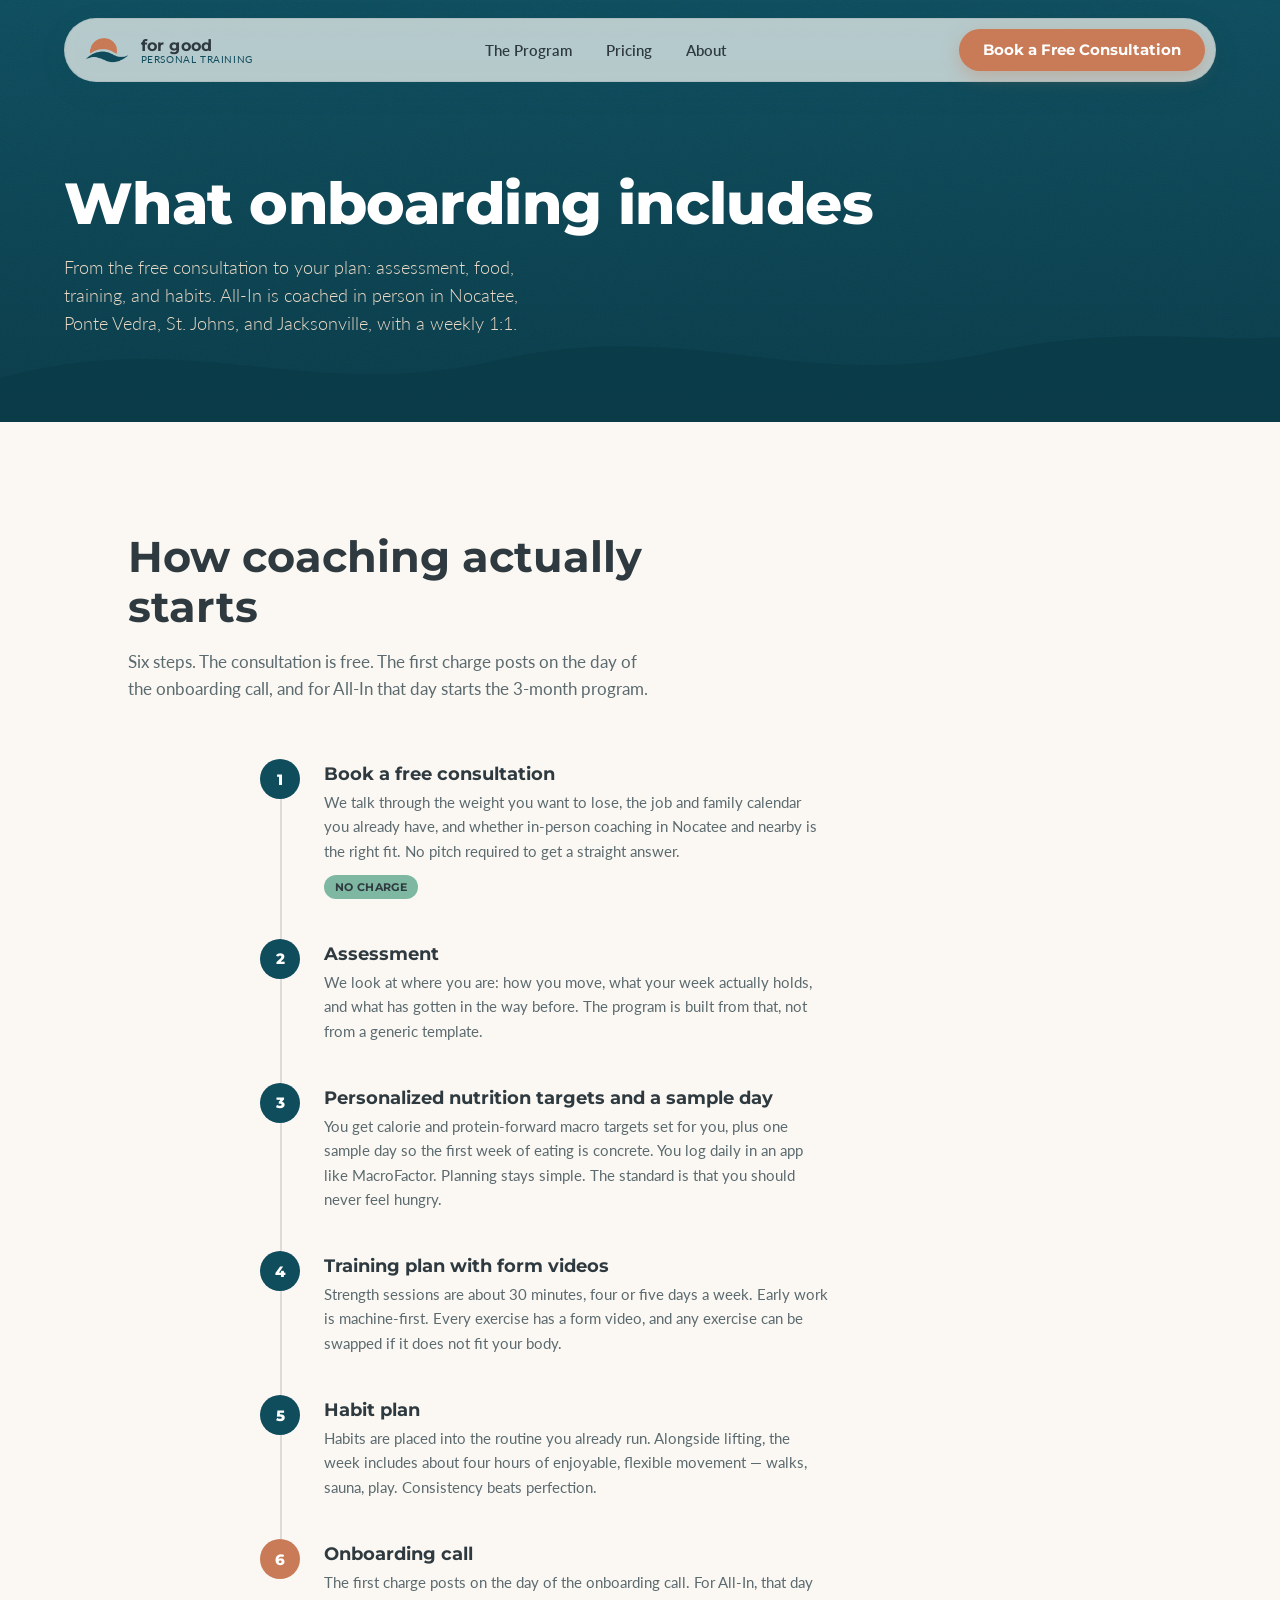
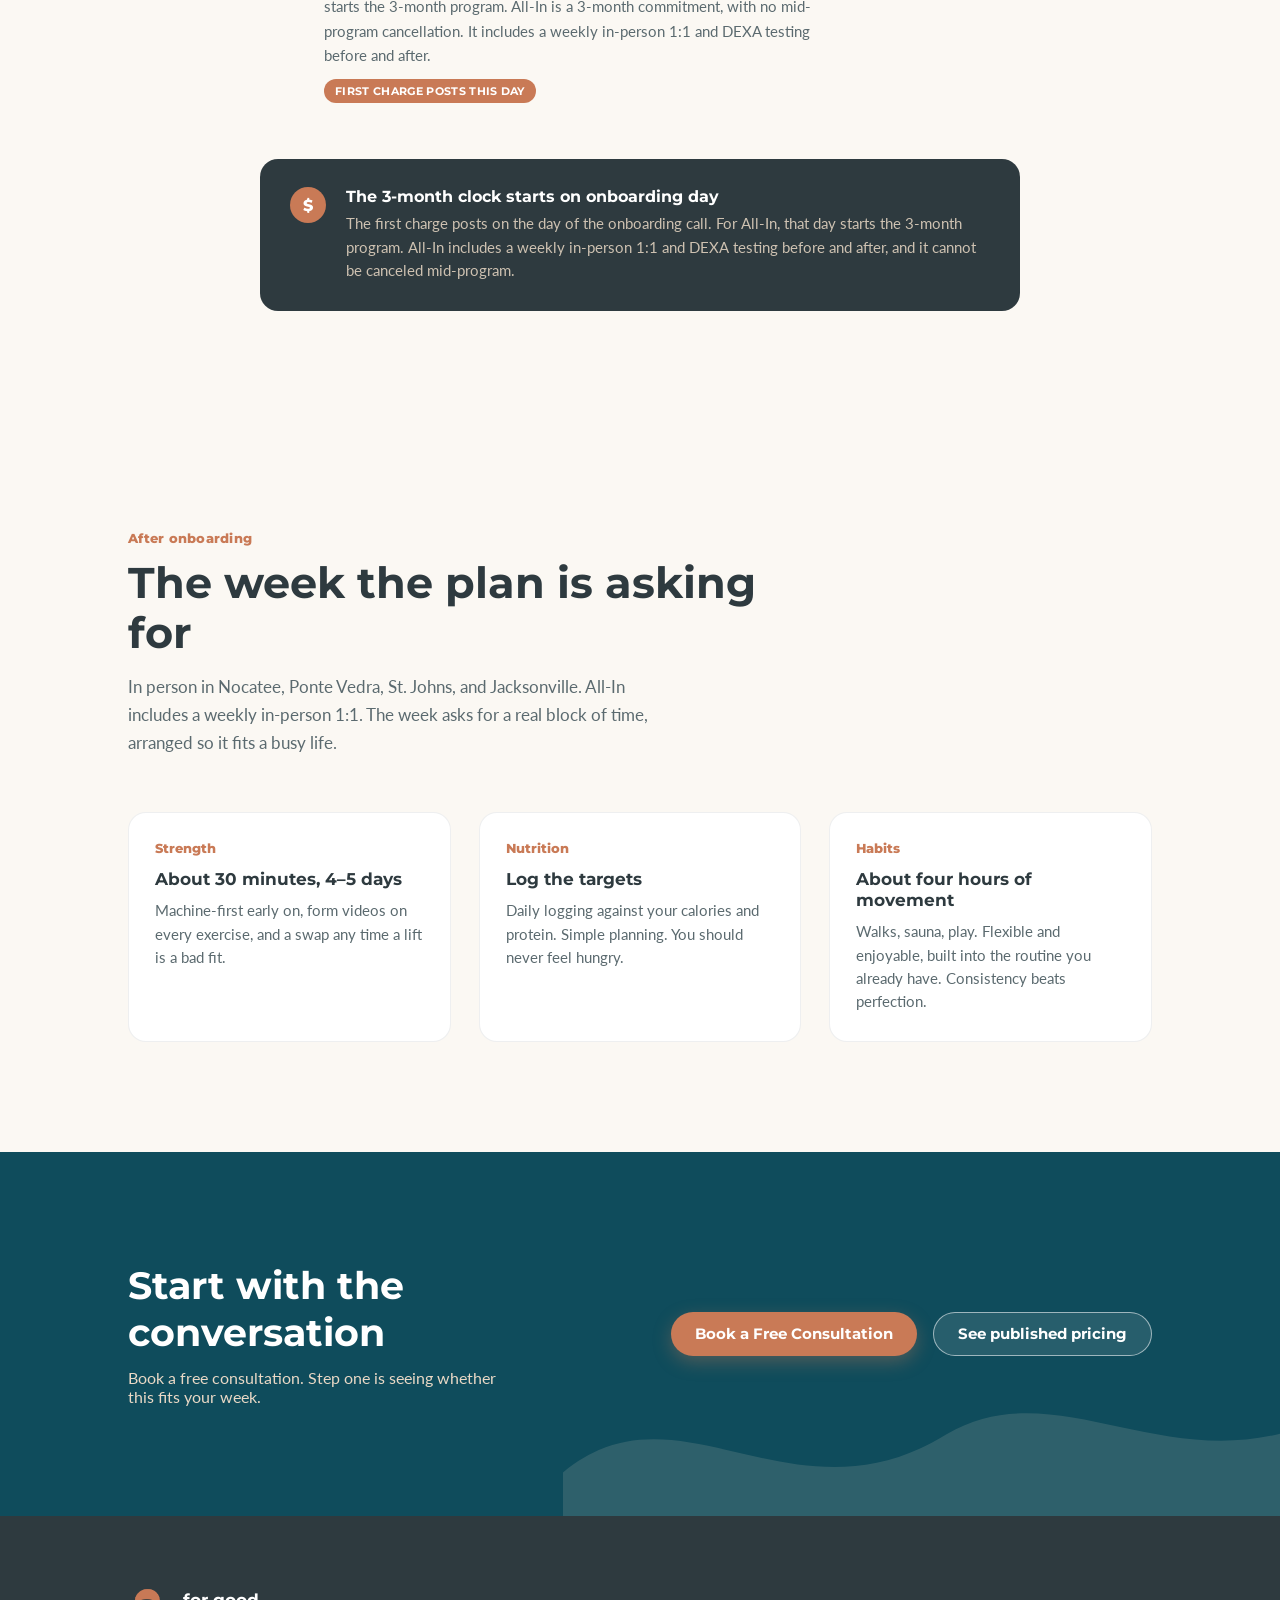
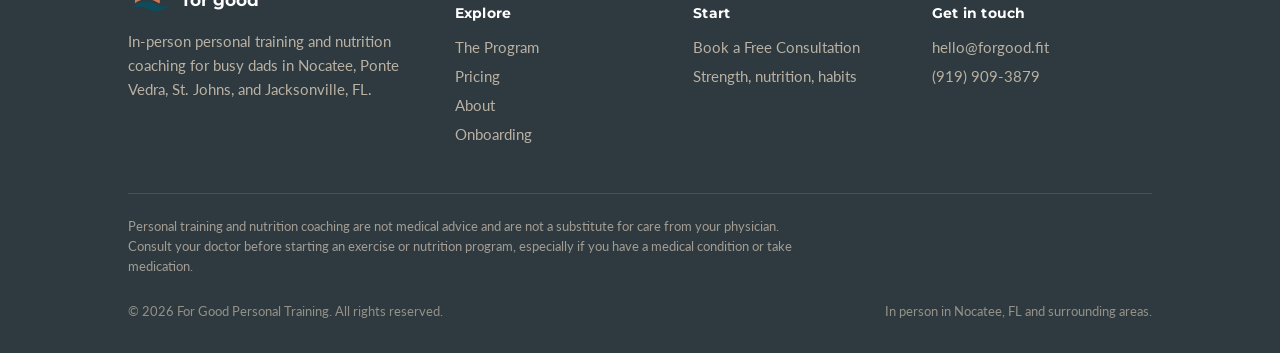
<file: journey.html>
<!DOCTYPE html>
<html lang="en">
<head>
<meta charset="UTF-8">
<meta name="viewport" content="width=device-width, initial-scale=1.0">
<title>How Onboarding Works | Personal Training in Nocatee, FL | For Good</title>
<meta name="description" content="Onboarding for in-person coaching in Nocatee, FL: assessment, nutrition targets and a sample day, a training plan with form videos, a habit plan, and follow-up check-ins.">
<link rel="canonical" href="https://forgood.fit/journey.html">

<!-- Open Graph / Link Preview -->
<meta property="og:type" content="website">
<meta property="og:site_name" content="For Good Personal Training">
<meta property="og:url" content="https://forgood.fit/journey.html">
<meta property="og:title" content="How Onboarding Works | Personal Training in Nocatee, FL | For Good">
<meta property="og:description" content="Onboarding for in-person coaching in Nocatee, FL: assessment, nutrition targets and a sample day, a training plan with form videos, a habit plan, and follow-up check-ins.">
<meta property="og:image" content="https://forgood.fit/assets/og-image.png">
<meta property="og:image:width" content="1200">
<meta property="og:image:height" content="630">

<!-- Twitter Card -->
<meta name="twitter:card" content="summary_large_image">
<meta name="twitter:title" content="How Onboarding Works | Personal Training in Nocatee, FL | For Good">
<meta name="twitter:description" content="Onboarding for in-person coaching in Nocatee, FL: assessment, nutrition targets and a sample day, a training plan with form videos, a habit plan, and follow-up check-ins.">
<meta name="twitter:image" content="https://forgood.fit/assets/og-image.png">

<link rel="preconnect" href="https://fonts.googleapis.com">
<link rel="preconnect" href="https://fonts.gstatic.com" crossorigin>
<link href="https://fonts.googleapis.com/css2?family=Montserrat:wght@500;600;700;800&family=Lato:ital,wght@0,300;0,400;0,700;1,400&display=swap" rel="stylesheet">
<link rel="stylesheet" href="assets/styles.css?v=5">
</head>
<body>

  <!-- ================= NAV ================= -->
  <nav class="nav">
    <div class="nav-inner">
      <a href="index.html" class="brand">
        <img src="assets/logo-symbol.png" alt="For Good symbol">
        <span>for good<small>PERSONAL TRAINING</small></span>
      </a>
      <ul class="nav-links">
        <li><a href="program.html">The Program</a></li>
        <li><a href="pricing.html">Pricing</a></li>
        <li><a href="about.html">About</a></li>
      </ul>
      <div class="nav-right">
        <a href="consultation.html" class="btn btn-clay">Book a Free Consultation</a>
        <button class="nav-toggle" aria-label="Toggle menu" aria-expanded="false" aria-controls="mobile-menu">
          <svg class="icon-menu" viewBox="0 0 24 24" fill="none"><path d="M3 6h18M3 12h18M3 18h18" stroke="currentColor" stroke-width="2" stroke-linecap="round"/></svg>
          <svg class="icon-close" viewBox="0 0 24 24" fill="none"><path d="M4 4l16 16M20 4L4 20" stroke="currentColor" stroke-width="2" stroke-linecap="round"/></svg>
        </button>
      </div>
    </div>
    <div class="mobile-menu" id="mobile-menu">
      <a href="program.html">The Program</a>
      <a href="pricing.html">Pricing</a>
      <a href="about.html">About</a>
      <div class="mobile-actions">
        <a href="consultation.html" class="btn btn-clay">Book a Free Consultation</a>
      </div>
    </div>
  </nav>

  <!-- ================= PAGE HERO ================= -->
  <header class="page-hero">
    <div class="page-hero-inner">
      <h1>What onboarding includes</h1>
      <p>From the free consultation to your plan: assessment, food, training, and habits. All-In is coached in person in Nocatee, Ponte Vedra, St. Johns, and Jacksonville, with a weekly 1:1.</p>
    </div>
    <div class="hero-waves" aria-hidden="true">
      <svg viewBox="0 0 1440 140" preserveAspectRatio="none">
        <path d="M0,90 C220,30 340,120 560,70 C780,20 900,110 1120,60 C1260,30 1360,50 1440,44 L1440,140 L0,140 Z" fill="#0B3B48" opacity="0.9"/>
      </svg>
    </div>
  </header>

  <!-- ================= JOURNEY STEPS ================= -->
  <section class="journey">
    <div class="wrap">
      <div class="section-head">
        <h2>How coaching actually starts</h2>
        <p>Six steps. The consultation is free. The first charge posts on the day of the onboarding call, and for All-In that day starts the 3-month program.</p>
      </div>

      <div class="journey-steps">

        <div class="journey-step">
          <div class="marker">1</div>
          <div class="content">
            <h3>Book a free consultation</h3>
            <p>We talk through the weight you want to lose, the job and family calendar you already have, and whether in-person coaching in Nocatee and nearby is the right fit. No pitch required to get a straight answer.</p>
            <div class="badges"><span class="journey-badge no-charge">No charge</span></div>
          </div>
        </div>

        <div class="journey-step">
          <div class="marker">2</div>
          <div class="content">
            <h3>Assessment</h3>
            <p>We look at where you are: how you move, what your week actually holds, and what has gotten in the way before. The program is built from that, not from a generic template.</p>
          </div>
        </div>

        <div class="journey-step">
          <div class="marker">3</div>
          <div class="content">
            <h3>Personalized nutrition targets and a sample day</h3>
            <p>You get calorie and protein-forward macro targets set for you, plus one sample day so the first week of eating is concrete. You log daily in an app like MacroFactor. Planning stays simple. The standard is that you should never feel hungry.</p>
          </div>
        </div>

        <div class="journey-step">
          <div class="marker">4</div>
          <div class="content">
            <h3>Training plan with form videos</h3>
            <p>Strength sessions are about 30 minutes, four or five days a week. Early work is machine-first. Every exercise has a form video, and any exercise can be swapped if it does not fit your body.</p>
          </div>
        </div>

        <div class="journey-step">
          <div class="marker">5</div>
          <div class="content">
            <h3>Habit plan</h3>
            <p>Habits are placed into the routine you already run. Alongside lifting, the week includes about four hours of enjoyable, flexible movement &mdash; walks, sauna, play. Consistency beats perfection.</p>
          </div>
        </div>

        <div class="journey-step is-milestone">
          <div class="marker">6</div>
          <div class="content">
            <h3>Onboarding call</h3>
            <p>The first charge posts on the day of the onboarding call. For All-In, that day starts the 3-month program. All-In is a 3-month commitment, with no mid-program cancellation. It includes a weekly in-person 1:1 and DEXA testing before and after.</p>
            <div class="badges"><span class="journey-badge first-charge">First charge posts this day</span></div>
          </div>
        </div>

      </div>

      <div class="journey-callout">
        <div class="icon">$</div>
        <div>
          <h3>The 3-month clock starts on onboarding day</h3>
          <p>The first charge posts on the day of the onboarding call. For All-In, that day starts the 3-month program. All-In includes a weekly in-person 1:1 and DEXA testing before and after, and it cannot be canceled mid-program.</p>
        </div>
      </div>
    </div>
  </section>

  <!-- ================= WHAT THE WEEK IS ================= -->
  <section class="feature-list">
    <div class="wrap">
      <div class="section-head">
        <span class="section-eyebrow">After onboarding</span>
        <h2>The week the plan is asking for</h2>
        <p>In person in Nocatee, Ponte Vedra, St. Johns, and Jacksonville. All-In includes a weekly in-person 1:1. The week asks for a real block of time, arranged so it fits a busy life.</p>
      </div>
      <div class="feature-rows">
        <div class="feature-row">
          <div class="step">Strength</div>
          <h3>About 30 minutes, 4&ndash;5 days</h3>
          <p>Machine-first early on, form videos on every exercise, and a swap any time a lift is a bad fit.</p>
        </div>
        <div class="feature-row">
          <div class="step">Nutrition</div>
          <h3>Log the targets</h3>
          <p>Daily logging against your calories and protein. Simple planning. You should never feel hungry.</p>
        </div>
        <div class="feature-row">
          <div class="step">Habits</div>
          <h3>About four hours of movement</h3>
          <p>Walks, sauna, play. Flexible and enjoyable, built into the routine you already have. Consistency beats perfection.</p>
        </div>
      </div>
    </div>
  </section>

  <!-- ================= CTA BAND ================= -->
  <section class="cta-band">
    <svg class="wave-deco" viewBox="0 0 400 200" aria-hidden="true">
      <path d="M0,120 C60,70 120,150 200,100 C260,65 320,130 400,90 L400,200 L0,200 Z" fill="#EAD9C6"/>
    </svg>
    <div class="wrap cta-inner">
      <div>
        <h2>Start with the conversation</h2>
        <p>Book a free consultation. Step one is seeing whether this fits your week.</p>
      </div>
      <div class="cta-actions">
        <a href="consultation.html" class="btn btn-clay">Book a Free Consultation</a>
        <a href="pricing.html" class="btn btn-dark">See published pricing</a>
      </div>
    </div>
  </section>

  <!-- ================= FOOTER ================= -->
  <footer>
    <div class="wrap">
      <div class="foot-top">
        <div class="foot-brand">
          <div class="foot-mark">
            <img src="assets/logo-symbol.png" alt="For Good symbol">
            <span>for good</span>
          </div>
          <p>In-person personal training and nutrition coaching for busy dads in Nocatee, Ponte Vedra, St. Johns, and Jacksonville, FL.</p>
        </div>
        <div class="foot-col">
          <h4>Explore</h4>
          <ul>
            <li><a href="program.html">The Program</a></li>
            <li><a href="pricing.html">Pricing</a></li>
            <li><a href="about.html">About</a></li>
            <li><a href="journey.html">Onboarding</a></li>
          </ul>
        </div>
        <div class="foot-col">
          <h4>Start</h4>
          <ul>
            <li><a href="consultation.html">Book a Free Consultation</a></li>
            <li><a href="program.html">Strength, nutrition, habits</a></li>
          </ul>
        </div>
        <div class="foot-col">
          <h4>Get in touch</h4>
          <ul>
            <li><a href="mailto:hello@forgood.fit">hello@forgood.fit</a></li>
            <li><a href="tel:+19199093879">(919) 909-3879</a></li>
          </ul>
        </div>
      </div>
      <p class="disclaimer">Personal training and nutrition coaching are not medical advice and are not a substitute for care from your physician. Consult your doctor before starting an exercise or nutrition program, especially if you have a medical condition or take medication.</p>
      <div class="foot-bottom">
        <span>&copy; 2026 For Good Personal Training. All rights reserved.</span>
        <span>In person in Nocatee, FL and surrounding areas.</span>
      </div>
    </div>
  </footer>

  <script src="assets/nav.js" defer></script>
</body>
</html>
</file>
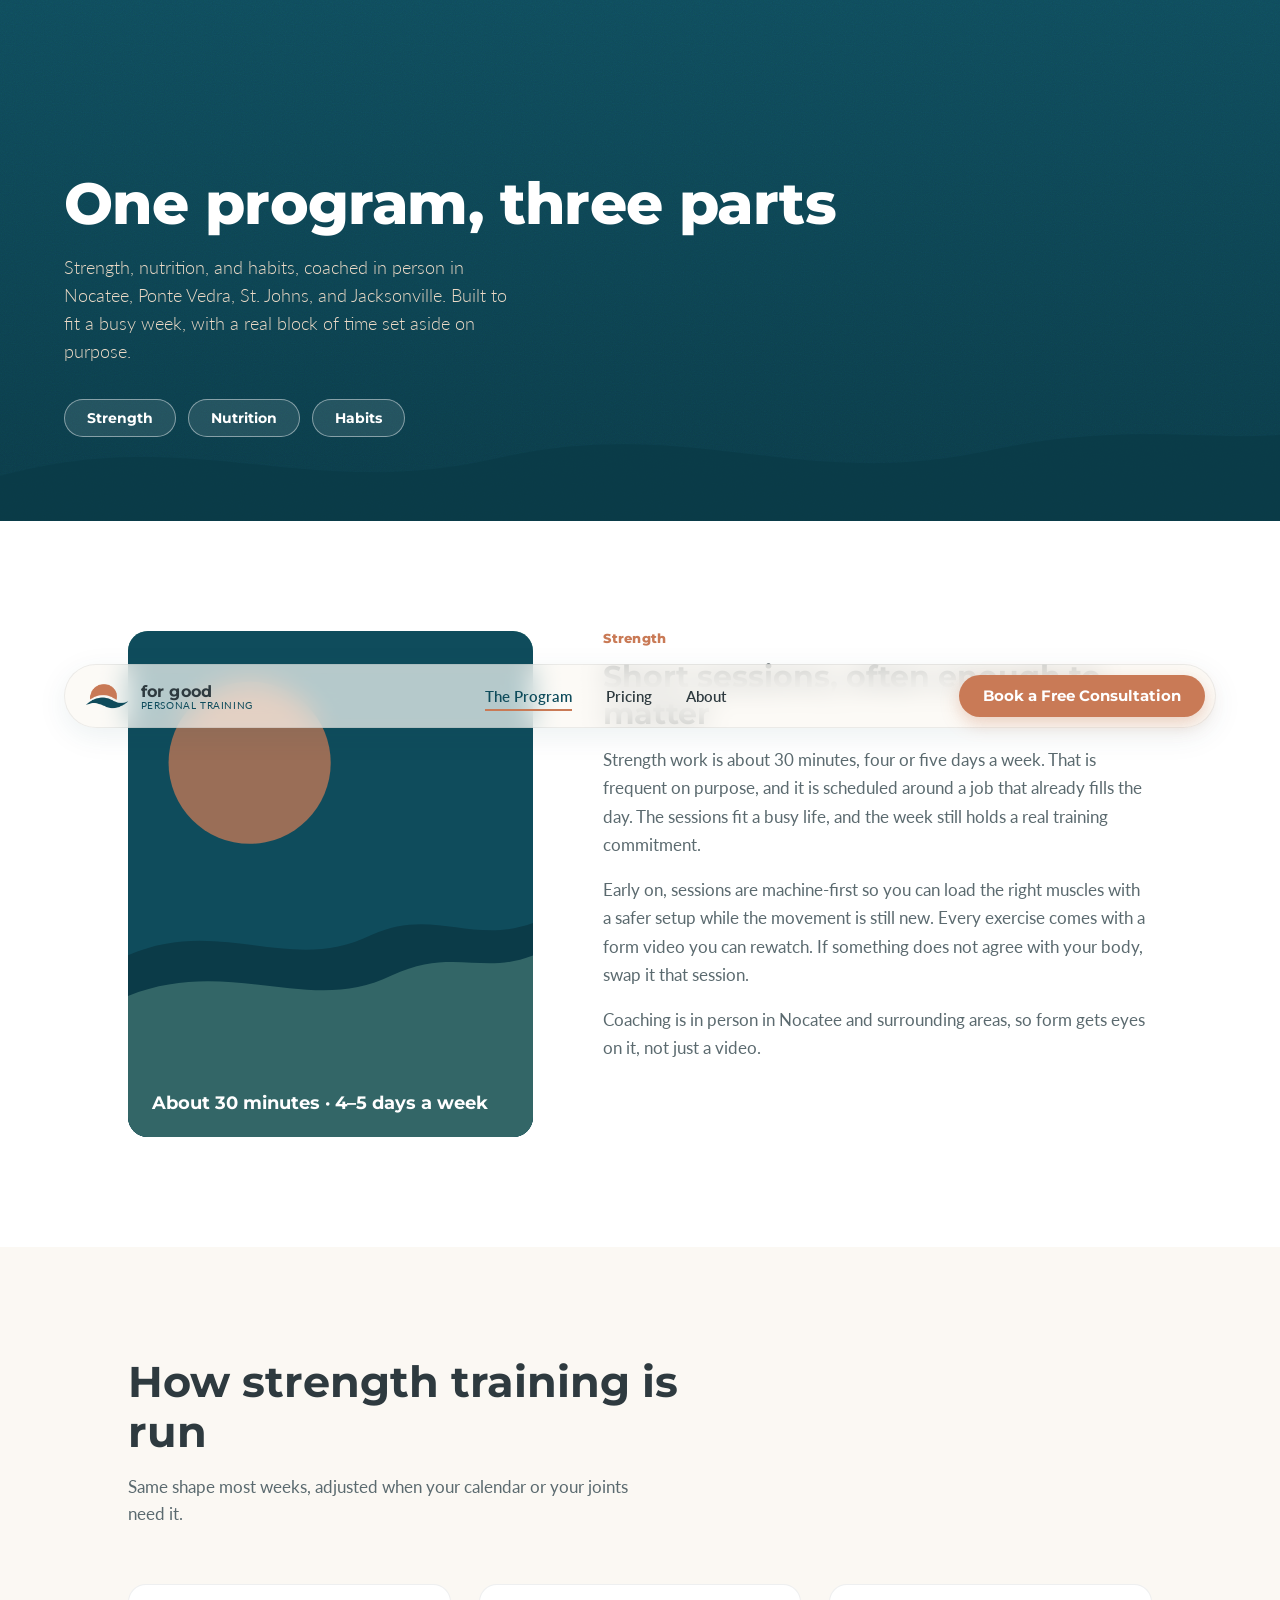
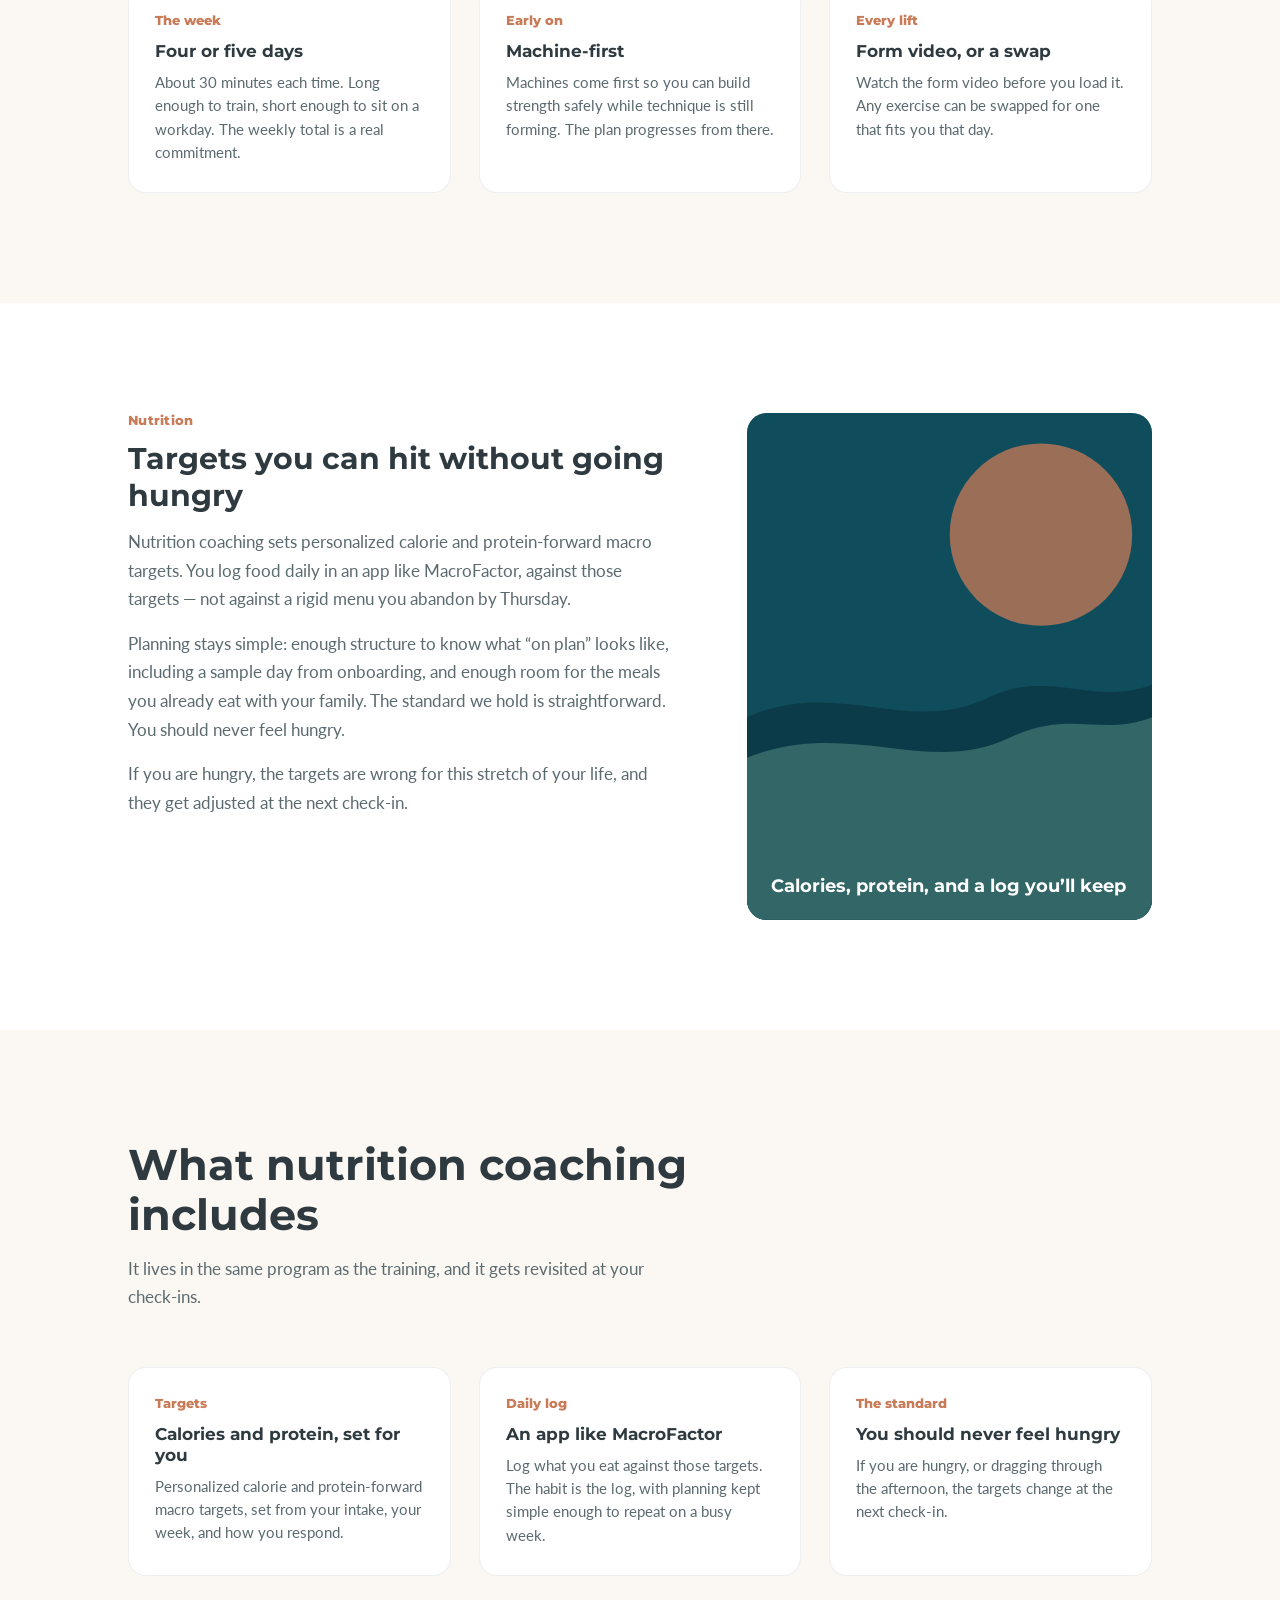
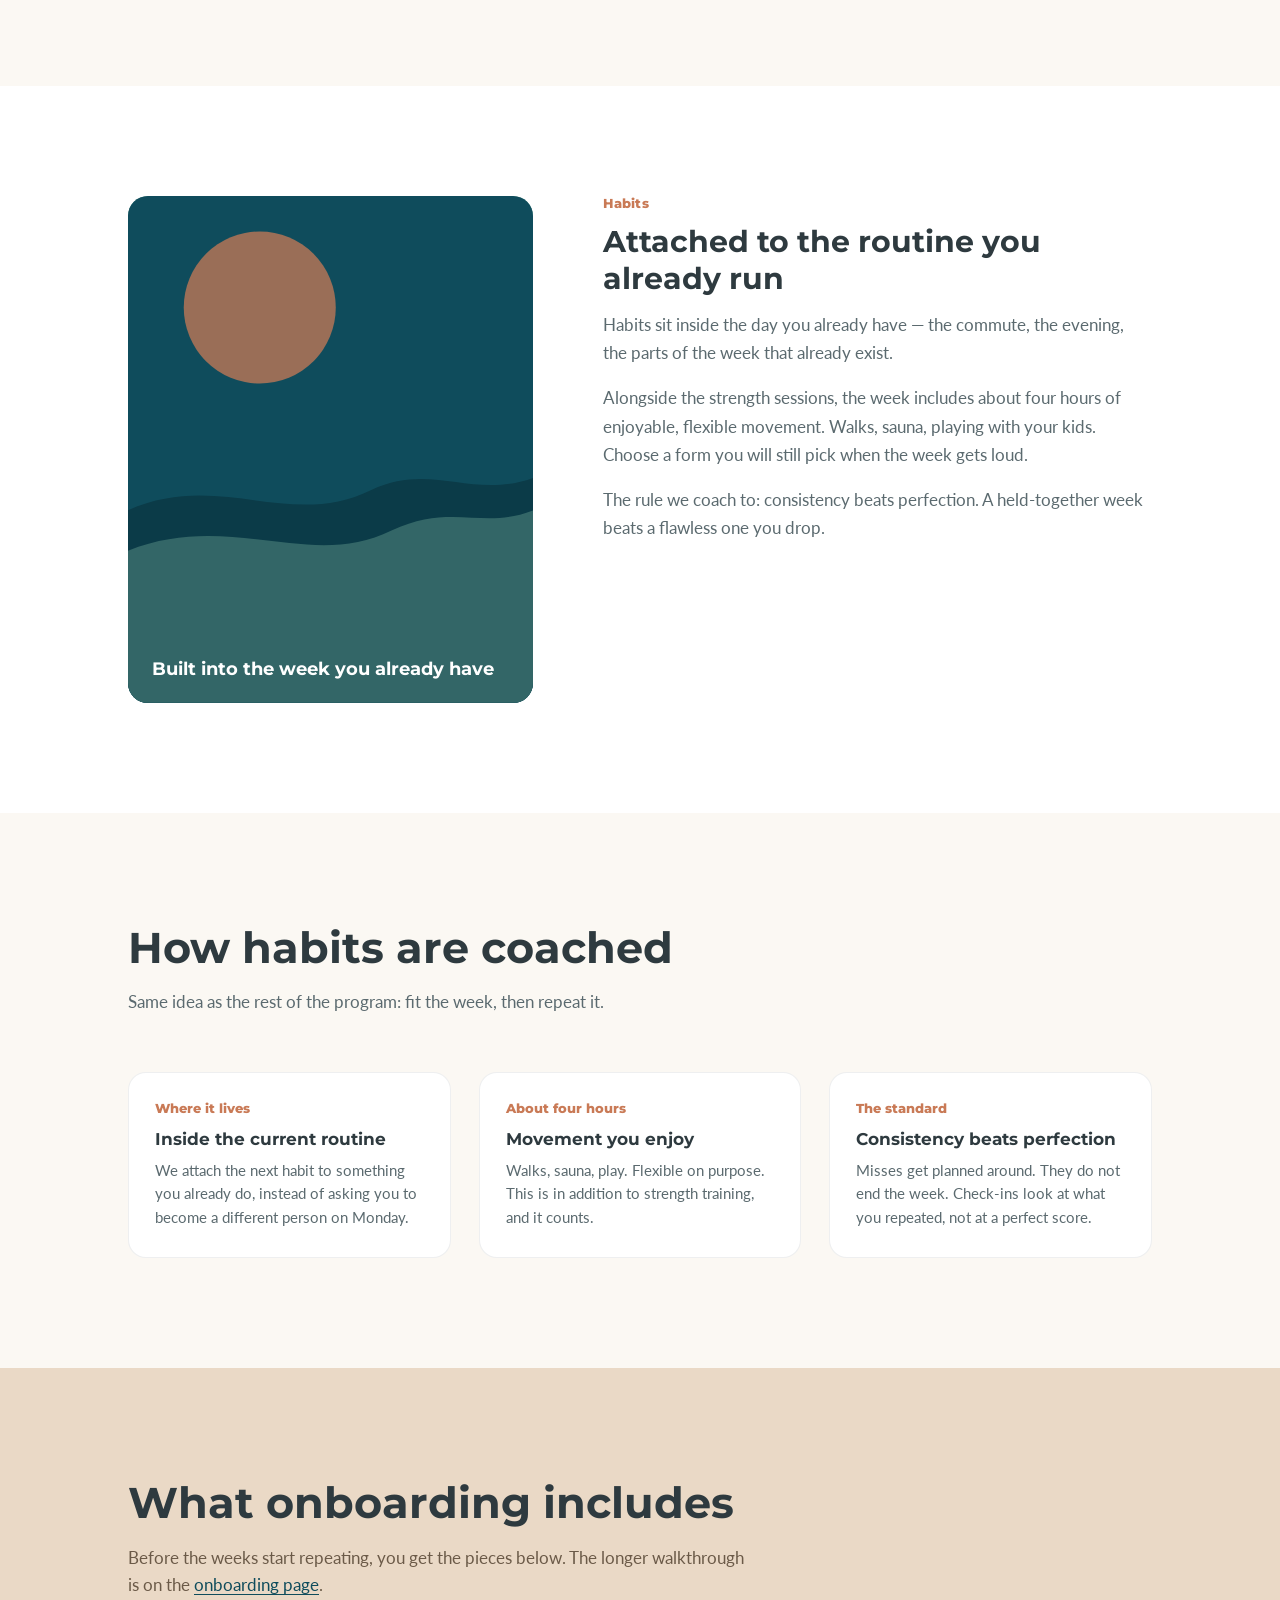
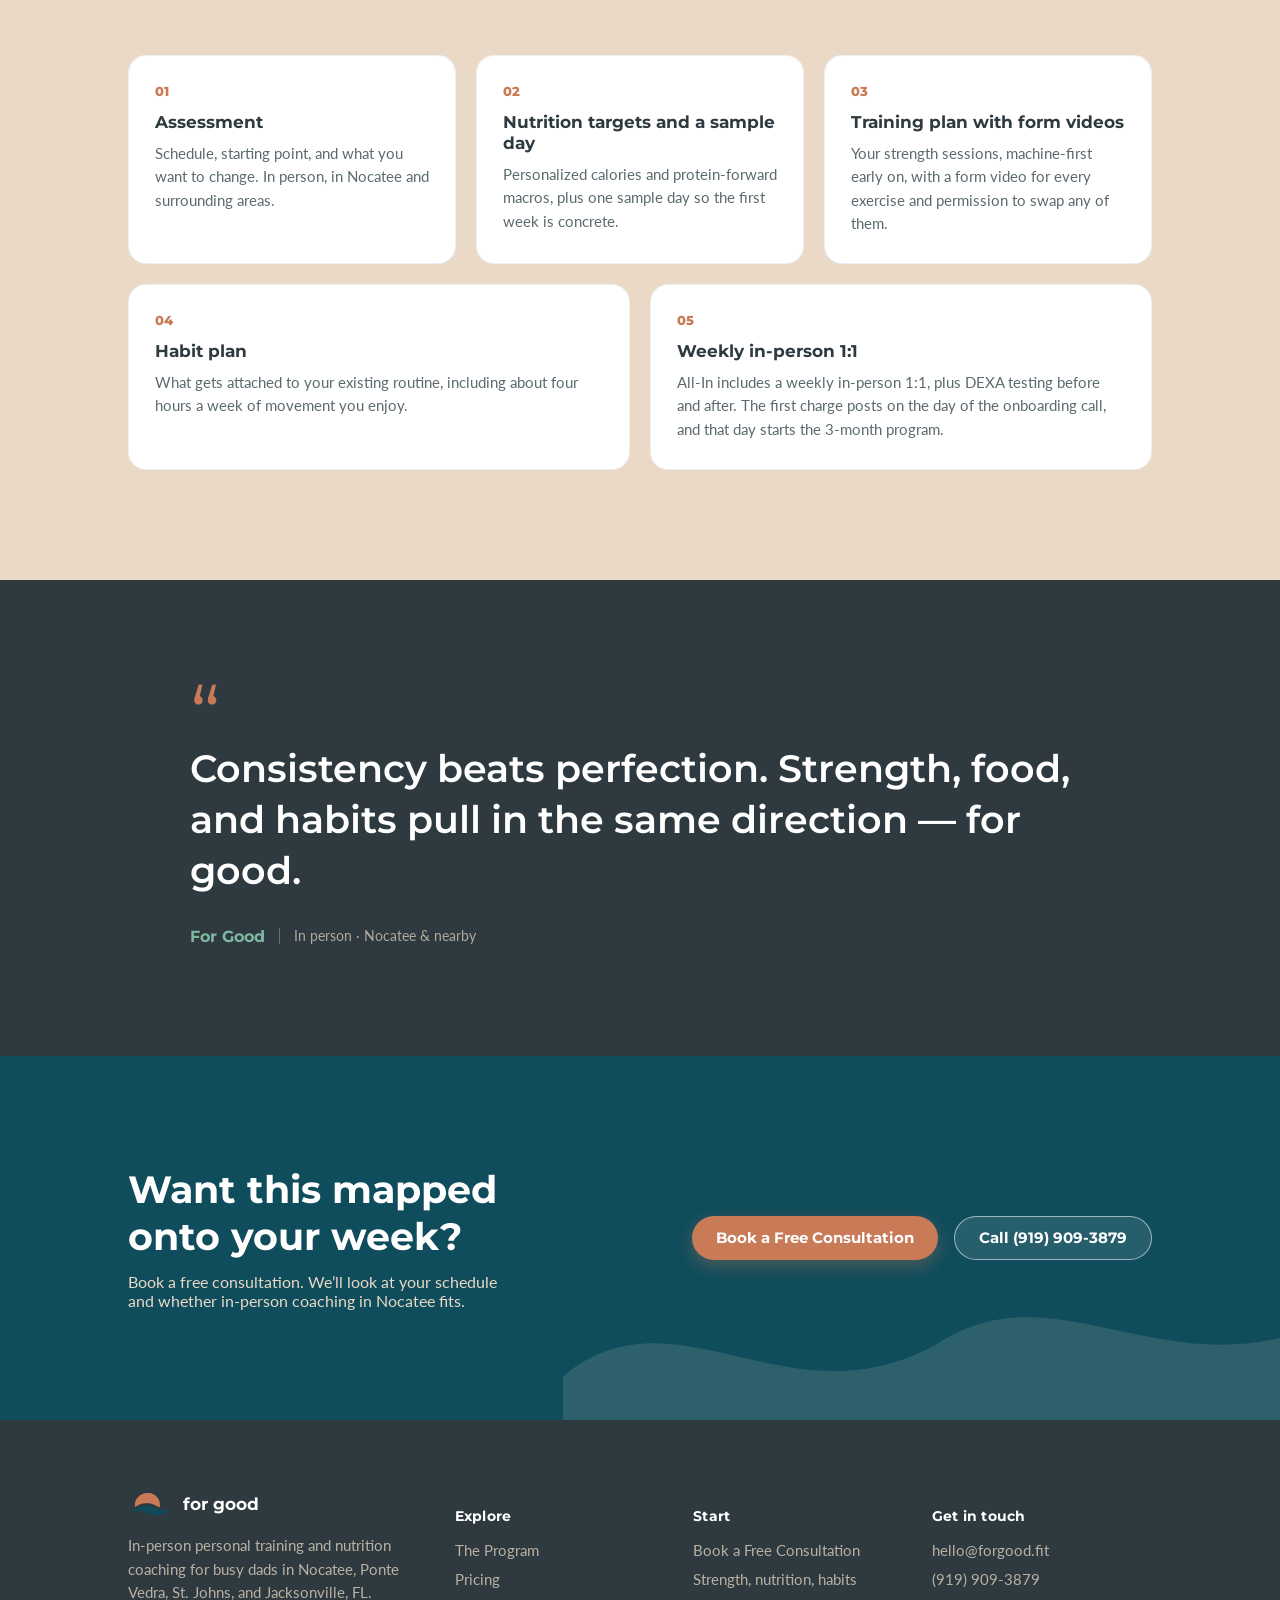
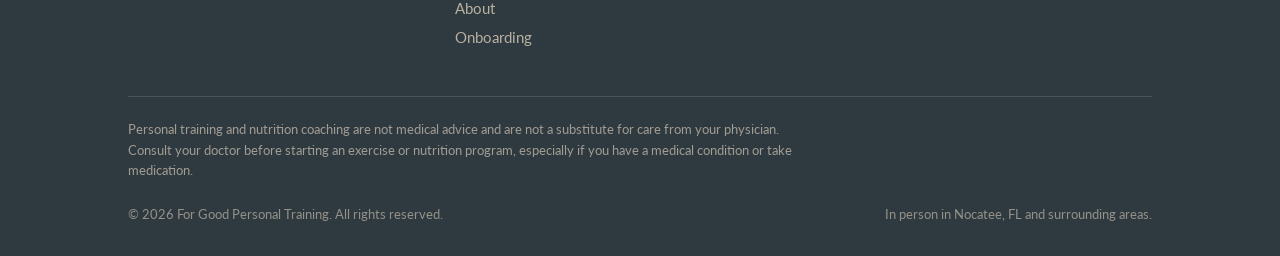
<file: nutrition.html>
<!DOCTYPE html>
<html lang="en">
<head>
<meta charset="UTF-8">
<meta http-equiv="refresh" content="0; url=program.html#nutrition">
<link rel="canonical" href="https://forgood.fit/program.html#nutrition">
<title>Nutrition Coaching in Nocatee, FL | For Good</title>
<meta name="description" content="Nutrition coaching at For Good has moved. In-person coaching in Nocatee, Ponte Vedra, St. Johns, and Jacksonville, FL.">
</head>
<body>
<p>This page has moved. <a href="program.html#nutrition">Continue to The Program &rarr;</a></p>
</body>
</html>
</file>
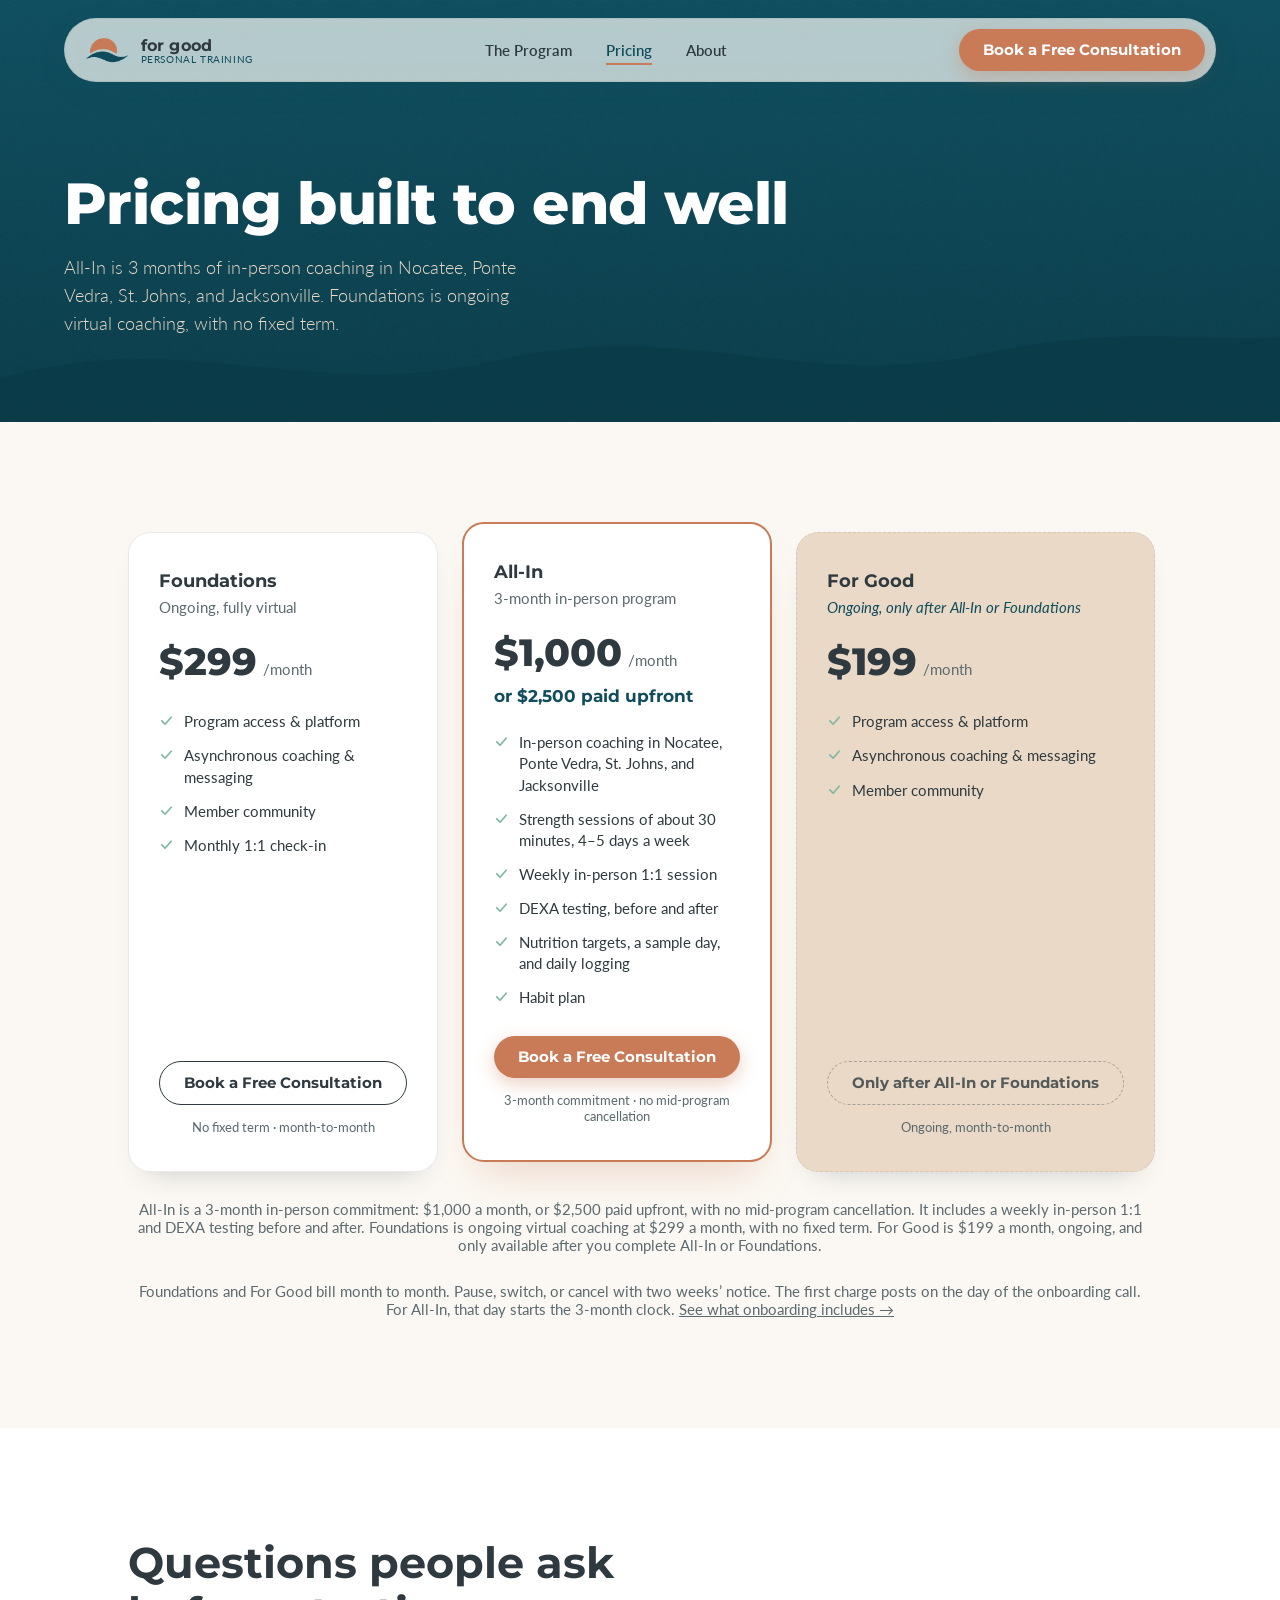
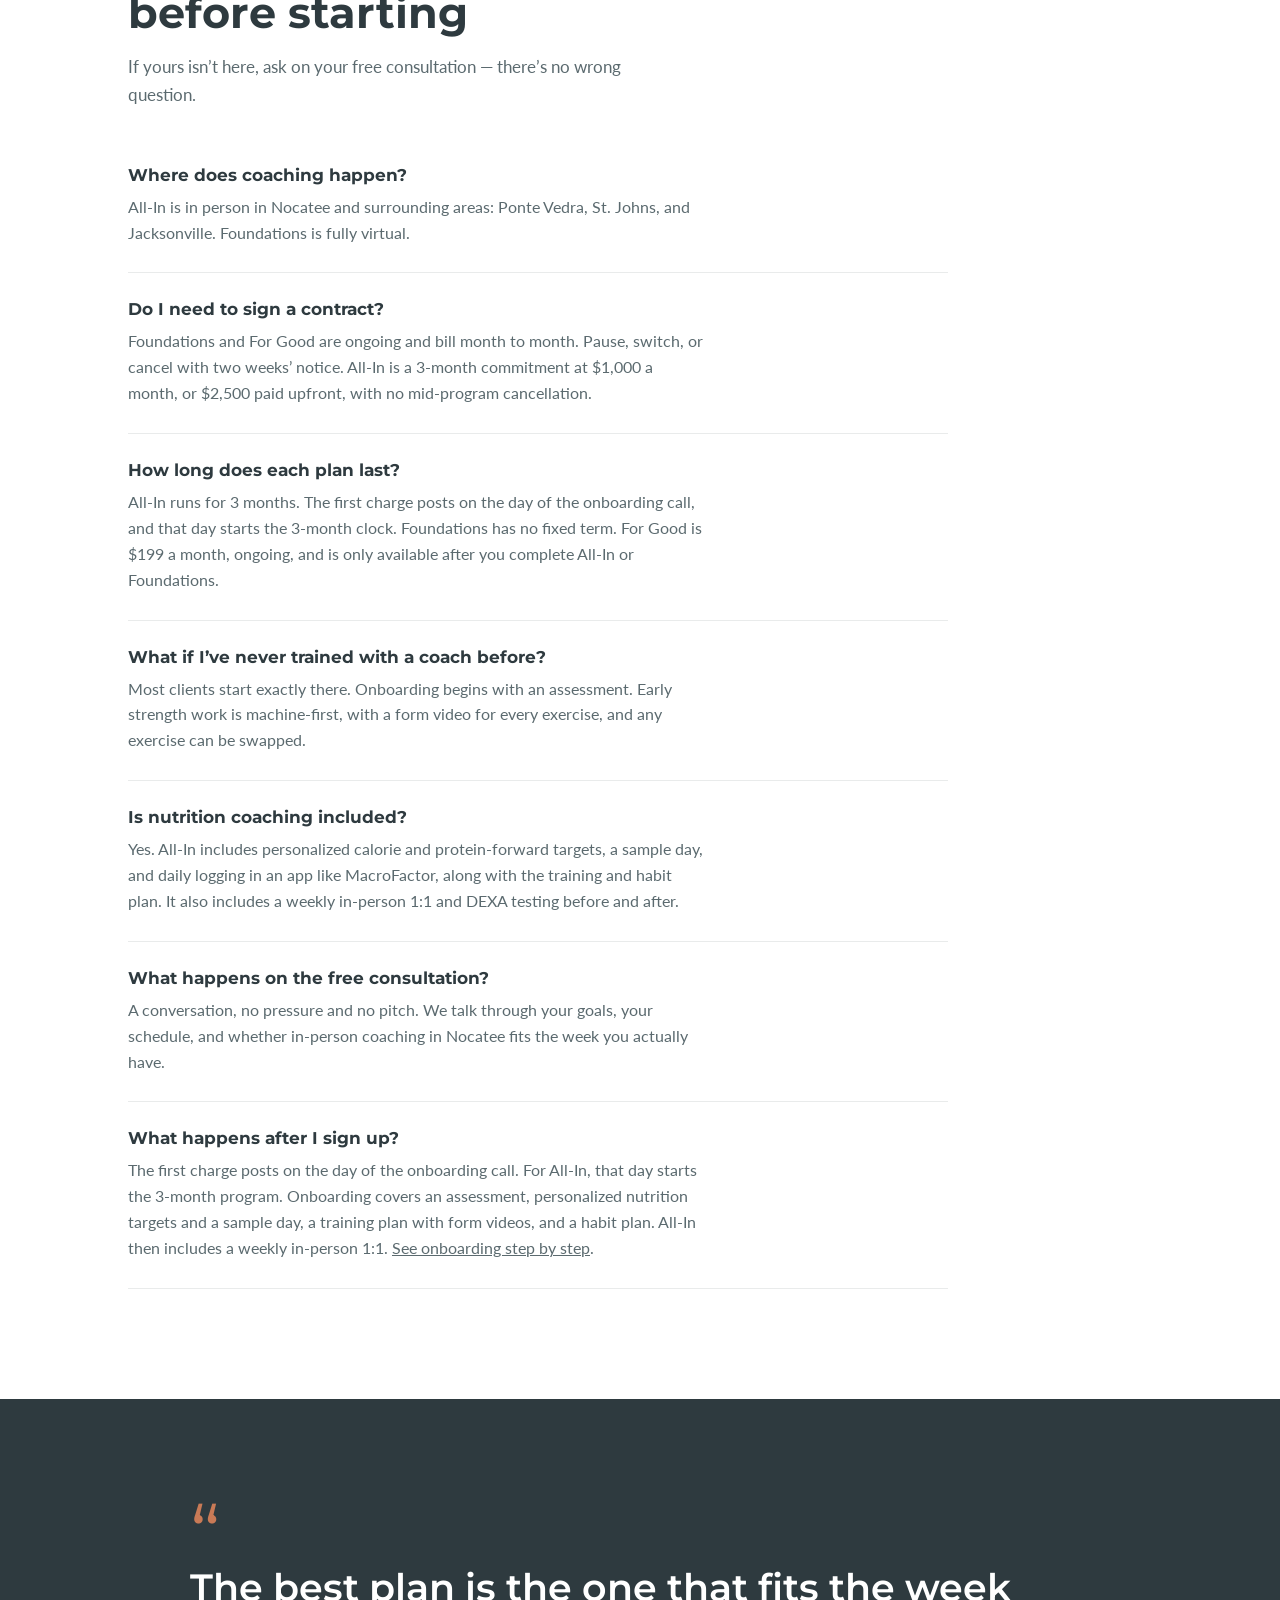
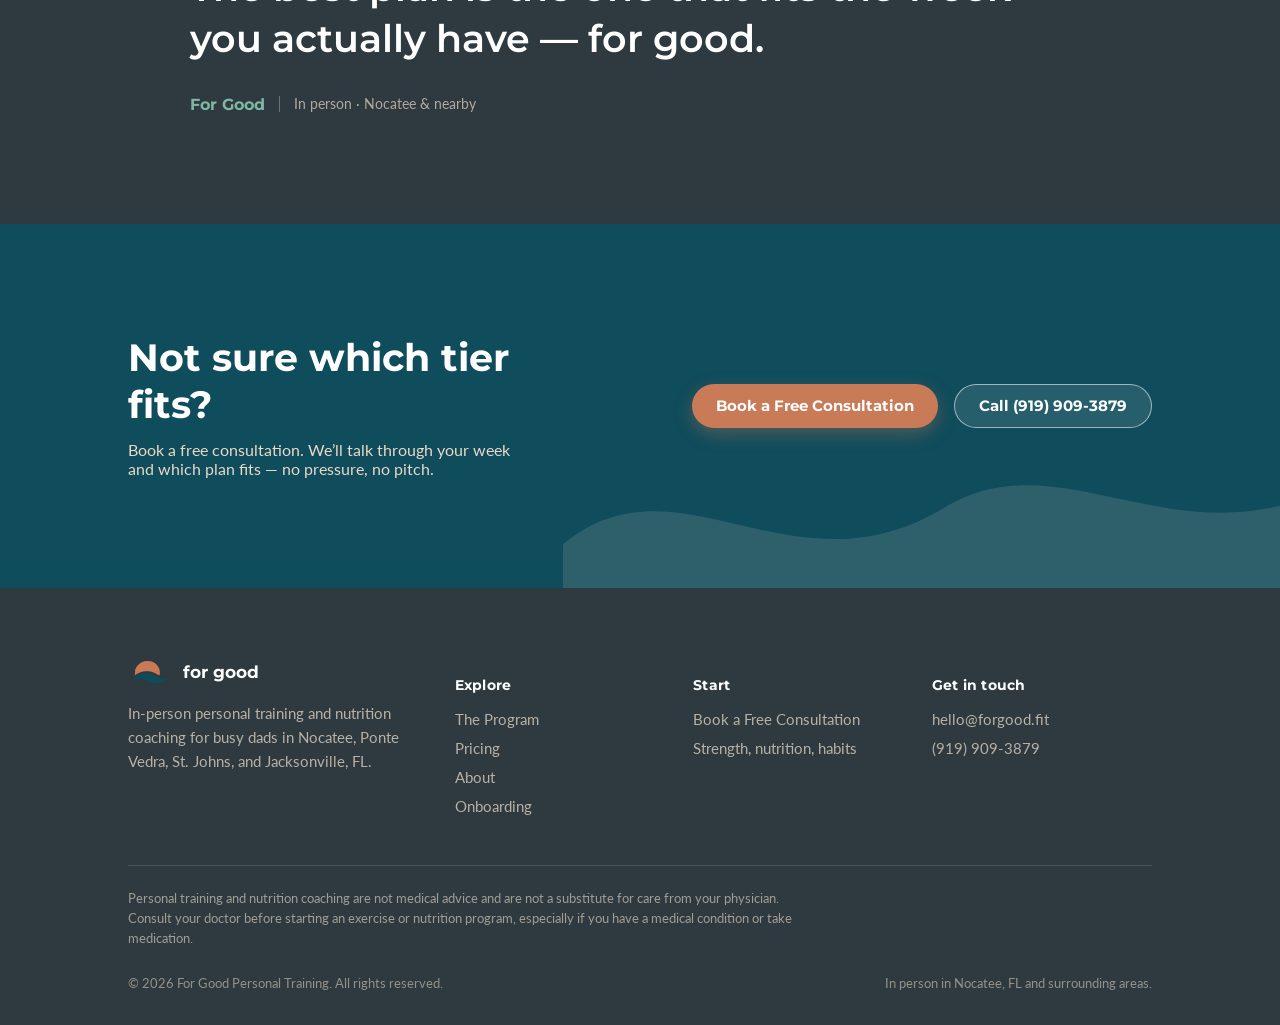
<file: pricing.html>
<!DOCTYPE html>
<html lang="en">
<head>
<meta charset="UTF-8">
<meta name="viewport" content="width=device-width, initial-scale=1.0">
<title>Personal Training Pricing | Nocatee &amp; Jacksonville, FL | For Good</title>
<meta name="description" content="In-person personal training in Nocatee, Ponte Vedra, St. Johns, and Jacksonville. All-In is 3 months at $1,000/month or $2,500 upfront. Foundations is $299/month, ongoing.">
<link rel="canonical" href="https://forgood.fit/pricing.html">

<!-- Open Graph / Link Preview -->
<meta property="og:type" content="website">
<meta property="og:site_name" content="For Good Personal Training">
<meta property="og:url" content="https://forgood.fit/pricing.html">
<meta property="og:title" content="Personal Training Pricing | Nocatee &amp; Jacksonville, FL | For Good">
<meta property="og:description" content="In-person personal training in Nocatee, Ponte Vedra, St. Johns, and Jacksonville. All-In is 3 months at $1,000/month or $2,500 upfront. Foundations is $299/month, ongoing.">
<meta property="og:image" content="https://forgood.fit/assets/og-image.png">
<meta property="og:image:width" content="1200">
<meta property="og:image:height" content="630">

<!-- Twitter Card -->
<meta name="twitter:card" content="summary_large_image">
<meta name="twitter:title" content="Personal Training Pricing | Nocatee &amp; Jacksonville, FL | For Good">
<meta name="twitter:description" content="In-person personal training in Nocatee, Ponte Vedra, St. Johns, and Jacksonville. All-In is 3 months at $1,000/month or $2,500 upfront. Foundations is $299/month, ongoing.">
<meta name="twitter:image" content="https://forgood.fit/assets/og-image.png">

<link rel="preconnect" href="https://fonts.googleapis.com">
<link rel="preconnect" href="https://fonts.gstatic.com" crossorigin>
<link href="https://fonts.googleapis.com/css2?family=Montserrat:wght@500;600;700;800&family=Lato:ital,wght@0,300;0,400;0,700;1,400&display=swap" rel="stylesheet">
<link rel="stylesheet" href="assets/styles.css?v=5">
</head>
<body>

  <!-- ================= NAV ================= -->
  <nav class="nav">
    <div class="nav-inner">
      <a href="index.html" class="brand">
        <img src="assets/logo-symbol.png" alt="For Good symbol">
        <span>for good<small>PERSONAL TRAINING</small></span>
      </a>
      <ul class="nav-links">
        <li><a href="program.html">The Program</a></li>
        <li><a href="pricing.html" aria-current="page">Pricing</a></li>
        <li><a href="about.html">About</a></li>
      </ul>
      <div class="nav-right">
        <a href="consultation.html" class="btn btn-clay">Book a Free Consultation</a>
        <button class="nav-toggle" aria-label="Toggle menu" aria-expanded="false" aria-controls="mobile-menu">
          <svg class="icon-menu" viewBox="0 0 24 24" fill="none"><path d="M3 6h18M3 12h18M3 18h18" stroke="currentColor" stroke-width="2" stroke-linecap="round"/></svg>
          <svg class="icon-close" viewBox="0 0 24 24" fill="none"><path d="M4 4l16 16M20 4L4 20" stroke="currentColor" stroke-width="2" stroke-linecap="round"/></svg>
        </button>
      </div>
    </div>
    <div class="mobile-menu" id="mobile-menu">
      <a href="program.html">The Program</a>
      <a href="pricing.html" aria-current="page">Pricing</a>
      <a href="about.html">About</a>
      <div class="mobile-actions">
        <a href="consultation.html" class="btn btn-clay">Book a Free Consultation</a>
      </div>
    </div>
  </nav>

  <!-- ================= PAGE HERO ================= -->
  <header class="page-hero">
    <div class="page-hero-inner">
      <h1>Pricing built to end well</h1>
      <p>All-In is 3 months of in-person coaching in Nocatee, Ponte Vedra, St. Johns, and Jacksonville. Foundations is ongoing virtual coaching, with no fixed term.</p>
    </div>
    <div class="hero-waves" aria-hidden="true">
      <svg viewBox="0 0 1440 140" preserveAspectRatio="none">
        <path d="M0,90 C220,30 340,120 560,70 C780,20 900,110 1120,60 C1260,30 1360,50 1440,44 L1440,140 L0,140 Z" fill="#0B3B48" opacity="0.9"/>
      </svg>
    </div>
  </header>

  <!-- ================= PRICING CARDS ================= -->
  <section class="pricing">
    <div class="wrap">
      <div class="pricing-grid">

        <div class="price-card">
          <h3>Foundations</h3>
          <p class="price-sub">Ongoing, fully virtual</p>
          <div class="price-amount">$299<span>/month</span></div>
          <ul>
            <li><svg viewBox="0 0 16 16" fill="none"><path d="M3 8.5L6.5 12L13 4.5" stroke="currentColor" stroke-width="1.8" stroke-linecap="round" stroke-linejoin="round"/></svg>Program access &amp; platform</li>
            <li><svg viewBox="0 0 16 16" fill="none"><path d="M3 8.5L6.5 12L13 4.5" stroke="currentColor" stroke-width="1.8" stroke-linecap="round" stroke-linejoin="round"/></svg>Asynchronous coaching &amp; messaging</li>
            <li><svg viewBox="0 0 16 16" fill="none"><path d="M3 8.5L6.5 12L13 4.5" stroke="currentColor" stroke-width="1.8" stroke-linecap="round" stroke-linejoin="round"/></svg>Member community</li>
            <li><svg viewBox="0 0 16 16" fill="none"><path d="M3 8.5L6.5 12L13 4.5" stroke="currentColor" stroke-width="1.8" stroke-linecap="round" stroke-linejoin="round"/></svg>Monthly 1:1 check-in</li>
          </ul>
          <a href="consultation.html?tier=foundations" class="btn btn-outline">Book a Free Consultation</a>
          <p class="price-terms">No fixed term &middot; month-to-month</p>
        </div>

        <div class="price-card featured">
          <h3>All-In</h3>
          <p class="price-sub">3-month in-person program</p>
          <div class="price-amount">$1,000<span>/month</span></div>
          <p class="price-upfront">or $2,500 paid upfront</p>
          <ul>
            <li><svg viewBox="0 0 16 16" fill="none"><path d="M3 8.5L6.5 12L13 4.5" stroke="currentColor" stroke-width="1.8" stroke-linecap="round" stroke-linejoin="round"/></svg>In-person coaching in Nocatee, Ponte Vedra, St. Johns, and Jacksonville</li>
            <li><svg viewBox="0 0 16 16" fill="none"><path d="M3 8.5L6.5 12L13 4.5" stroke="currentColor" stroke-width="1.8" stroke-linecap="round" stroke-linejoin="round"/></svg>Strength sessions of about 30 minutes, 4&ndash;5 days a week</li>
            <li><svg viewBox="0 0 16 16" fill="none"><path d="M3 8.5L6.5 12L13 4.5" stroke="currentColor" stroke-width="1.8" stroke-linecap="round" stroke-linejoin="round"/></svg>Weekly in-person 1:1 session</li>
            <li><svg viewBox="0 0 16 16" fill="none"><path d="M3 8.5L6.5 12L13 4.5" stroke="currentColor" stroke-width="1.8" stroke-linecap="round" stroke-linejoin="round"/></svg>DEXA testing, before and after</li>
            <li><svg viewBox="0 0 16 16" fill="none"><path d="M3 8.5L6.5 12L13 4.5" stroke="currentColor" stroke-width="1.8" stroke-linecap="round" stroke-linejoin="round"/></svg>Nutrition targets, a sample day, and daily logging</li>
            <li><svg viewBox="0 0 16 16" fill="none"><path d="M3 8.5L6.5 12L13 4.5" stroke="currentColor" stroke-width="1.8" stroke-linecap="round" stroke-linejoin="round"/></svg>Habit plan</li>
          </ul>
          <a href="consultation.html?tier=allin" class="btn btn-clay">Book a Free Consultation</a>
          <p class="price-terms">3-month commitment &middot; no mid-program cancellation</p>
        </div>

        <div class="price-card price-card-locked">
          <h3>For Good</h3>
          <p class="price-sub">Ongoing, only after All-In or Foundations</p>
          <div class="price-amount">$199<span>/month</span></div>
          <ul>
            <li><svg viewBox="0 0 16 16" fill="none"><path d="M3 8.5L6.5 12L13 4.5" stroke="currentColor" stroke-width="1.8" stroke-linecap="round" stroke-linejoin="round"/></svg>Program access &amp; platform</li>
            <li><svg viewBox="0 0 16 16" fill="none"><path d="M3 8.5L6.5 12L13 4.5" stroke="currentColor" stroke-width="1.8" stroke-linecap="round" stroke-linejoin="round"/></svg>Asynchronous coaching &amp; messaging</li>
            <li><svg viewBox="0 0 16 16" fill="none"><path d="M3 8.5L6.5 12L13 4.5" stroke="currentColor" stroke-width="1.8" stroke-linecap="round" stroke-linejoin="round"/></svg>Member community</li>
          </ul>
          <span class="btn btn-outline btn-static">Only after All-In or Foundations</span>
          <p class="price-terms">Ongoing, month-to-month</p>
        </div>

      </div>

      <p class="pricing-note">All-In is a 3-month in-person commitment: $1,000 a month, or $2,500 paid upfront, with no mid-program cancellation. It includes a weekly in-person 1:1 and DEXA testing before and after. Foundations is ongoing virtual coaching at $299 a month, with no fixed term. For Good is $199 a month, ongoing, and only available after you complete All-In or Foundations.</p>
      <p class="pricing-note">Foundations and For Good bill month to month. Pause, switch, or cancel with two weeks&rsquo; notice. The first charge posts on the day of the onboarding call. For All-In, that day starts the 3-month clock. <a href="journey.html" style="text-decoration:underline;">See what onboarding includes &rarr;</a></p>
    </div>
  </section>

  <!-- ================= FAQ ================= -->
  <section class="faq">
    <div class="wrap">
      <div class="section-head">
        <h2>Questions people ask before starting</h2>
        <p>If yours isn&rsquo;t here, ask on your free consultation &mdash; there&rsquo;s no wrong question.</p>
      </div>
      <div class="faq-list">
        <div class="faq-item">
          <h3>Where does coaching happen?</h3>
          <p>All-In is in person in Nocatee and surrounding areas: Ponte Vedra, St. Johns, and Jacksonville. Foundations is fully virtual.</p>
        </div>
        <div class="faq-item">
          <h3>Do I need to sign a contract?</h3>
          <p>Foundations and For Good are ongoing and bill month to month. Pause, switch, or cancel with two weeks&rsquo; notice. All-In is a 3-month commitment at $1,000 a month, or $2,500 paid upfront, with no mid-program cancellation.</p>
        </div>
        <div class="faq-item">
          <h3>How long does each plan last?</h3>
          <p>All-In runs for 3 months. The first charge posts on the day of the onboarding call, and that day starts the 3-month clock. Foundations has no fixed term. For Good is $199 a month, ongoing, and is only available after you complete All-In or Foundations.</p>
        </div>
        <div class="faq-item">
          <h3>What if I&rsquo;ve never trained with a coach before?</h3>
          <p>Most clients start exactly there. Onboarding begins with an assessment. Early strength work is machine-first, with a form video for every exercise, and any exercise can be swapped.</p>
        </div>
        <div class="faq-item">
          <h3>Is nutrition coaching included?</h3>
          <p>Yes. All-In includes personalized calorie and protein-forward targets, a sample day, and daily logging in an app like MacroFactor, along with the training and habit plan. It also includes a weekly in-person 1:1 and DEXA testing before and after.</p>
        </div>
        <div class="faq-item">
          <h3>What happens on the free consultation?</h3>
          <p>A conversation, no pressure and no pitch. We talk through your goals, your schedule, and whether in-person coaching in Nocatee fits the week you actually have.</p>
        </div>
        <div class="faq-item">
          <h3>What happens after I sign up?</h3>
          <p>The first charge posts on the day of the onboarding call. For All-In, that day starts the 3-month program. Onboarding covers an assessment, personalized nutrition targets and a sample day, a training plan with form videos, and a habit plan. All-In then includes a weekly in-person 1:1. <a href="journey.html" style="text-decoration:underline;">See onboarding step by step</a>.</p>
        </div>
      </div>
    </div>
  </section>

  <!-- ================= QUOTE BREAK ================= -->
  <!-- TODO(mathew): Brand line only — not a personal quotation. Do not add credentials. -->
  <section class="quote-section">
    <div class="quote-inner">
      <span class="quote-mark">&ldquo;</span>
      <p class="quote">The best plan is the one that fits the week you actually have &mdash; for good.</p>
      <div class="quote-sign">
        <span class="name">For Good</span>
        <span class="role">In person &middot; Nocatee &amp; nearby</span>
      </div>
    </div>
  </section>

  <!-- ================= CTA BAND ================= -->
  <section class="cta-band">
    <svg class="wave-deco" viewBox="0 0 400 200" aria-hidden="true">
      <path d="M0,120 C60,70 120,150 200,100 C260,65 320,130 400,90 L400,200 L0,200 Z" fill="#EAD9C6"/>
    </svg>
    <div class="wrap cta-inner">
      <div>
        <h2>Not sure which tier fits?</h2>
        <p>Book a free consultation. We&rsquo;ll talk through your week and which plan fits &mdash; no pressure, no pitch.</p>
      </div>
      <div class="cta-actions">
        <a href="consultation.html" class="btn btn-clay">Book a Free Consultation</a>
        <a href="tel:+19199093879" class="btn btn-dark">Call (919) 909-3879</a>
      </div>
    </div>
  </section>

  <!-- ================= FOOTER ================= -->
  <footer>
    <div class="wrap">
      <div class="foot-top">
        <div class="foot-brand">
          <div class="foot-mark">
            <img src="assets/logo-symbol.png" alt="For Good symbol">
            <span>for good</span>
          </div>
          <p>In-person personal training and nutrition coaching for busy dads in Nocatee, Ponte Vedra, St. Johns, and Jacksonville, FL.</p>
        </div>
        <div class="foot-col">
          <h4>Explore</h4>
          <ul>
            <li><a href="program.html">The Program</a></li>
            <li><a href="pricing.html">Pricing</a></li>
            <li><a href="about.html">About</a></li>
            <li><a href="journey.html">Onboarding</a></li>
          </ul>
        </div>
        <div class="foot-col">
          <h4>Start</h4>
          <ul>
            <li><a href="consultation.html">Book a Free Consultation</a></li>
            <li><a href="program.html">Strength, nutrition, habits</a></li>
          </ul>
        </div>
        <div class="foot-col">
          <h4>Get in touch</h4>
          <ul>
            <li><a href="mailto:hello@forgood.fit">hello@forgood.fit</a></li>
            <li><a href="tel:+19199093879">(919) 909-3879</a></li>
          </ul>
        </div>
      </div>
      <p class="disclaimer">Personal training and nutrition coaching are not medical advice and are not a substitute for care from your physician. Consult your doctor before starting an exercise or nutrition program, especially if you have a medical condition or take medication.</p>
      <div class="foot-bottom">
        <span>&copy; 2026 For Good Personal Training. All rights reserved.</span>
        <span>In person in Nocatee, FL and surrounding areas.</span>
      </div>
    </div>
  </footer>

  <script src="assets/nav.js" defer></script>
</body>
</html>
</file>
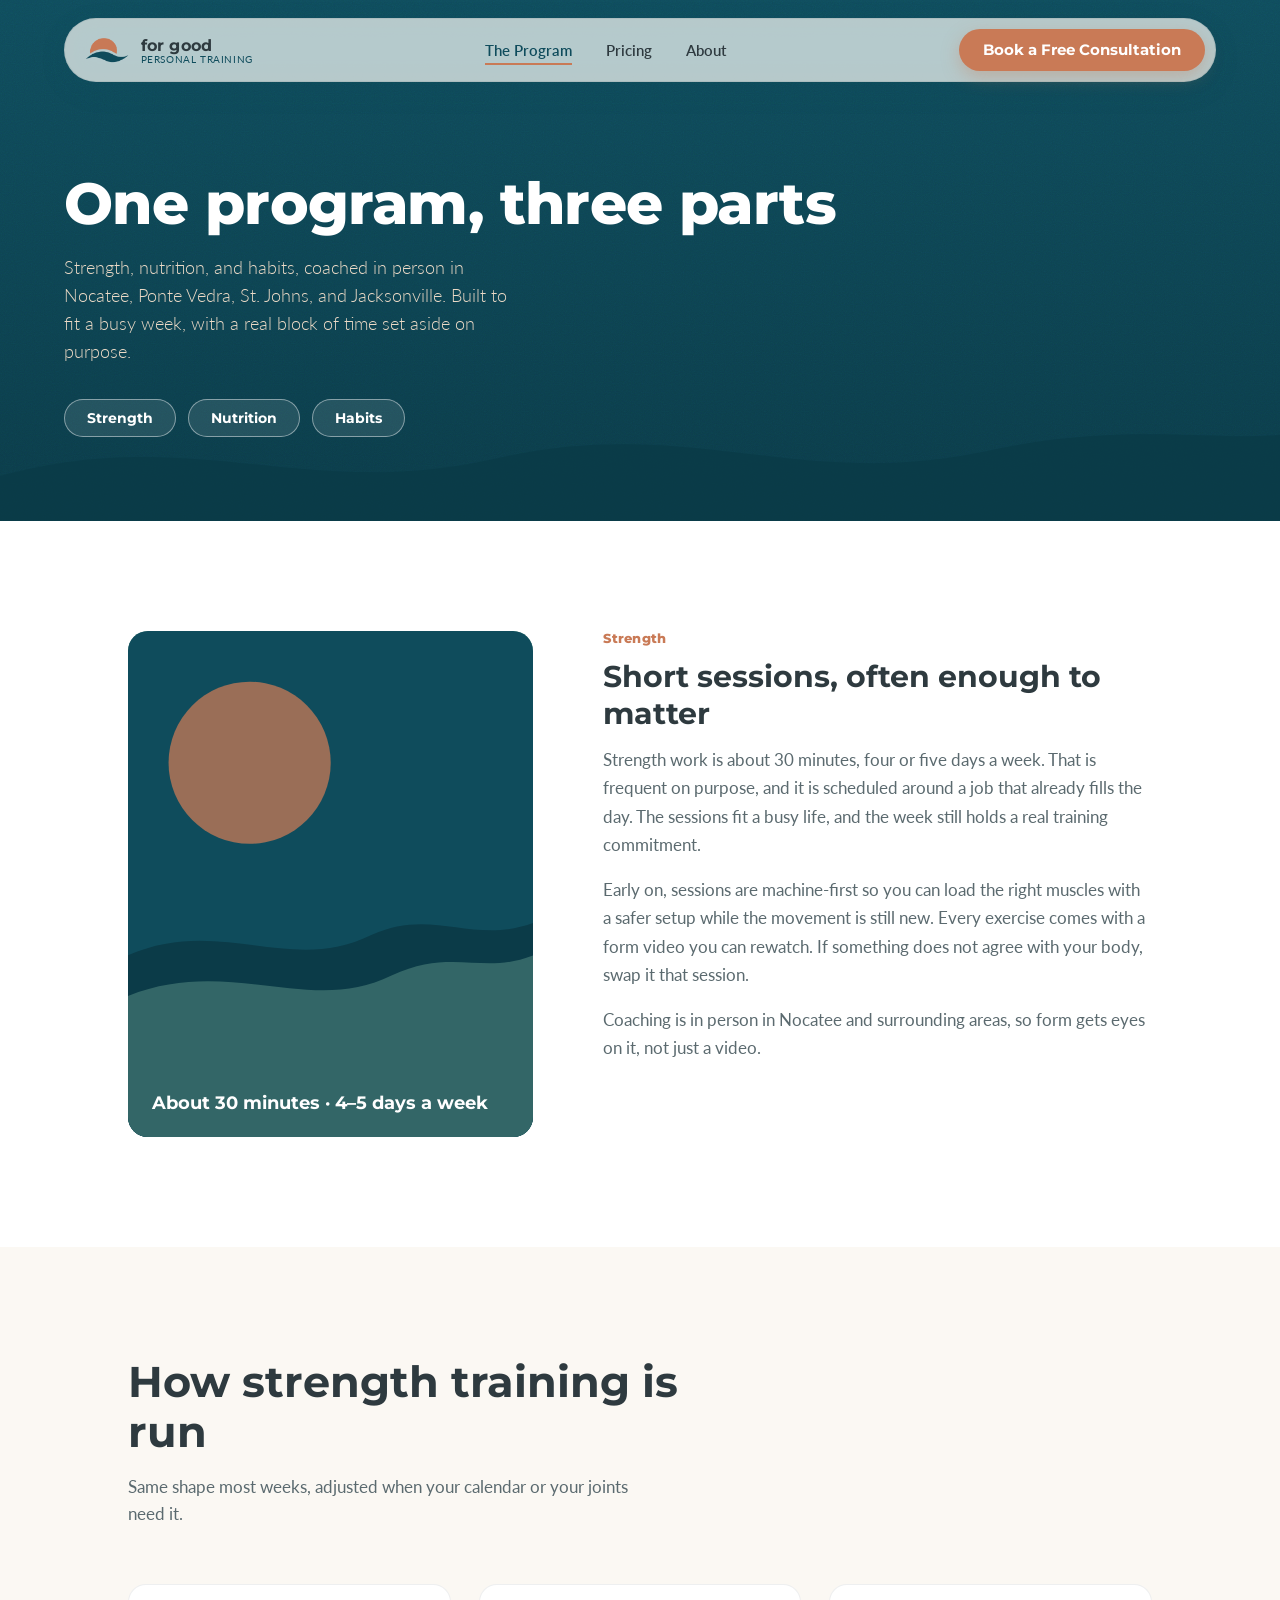
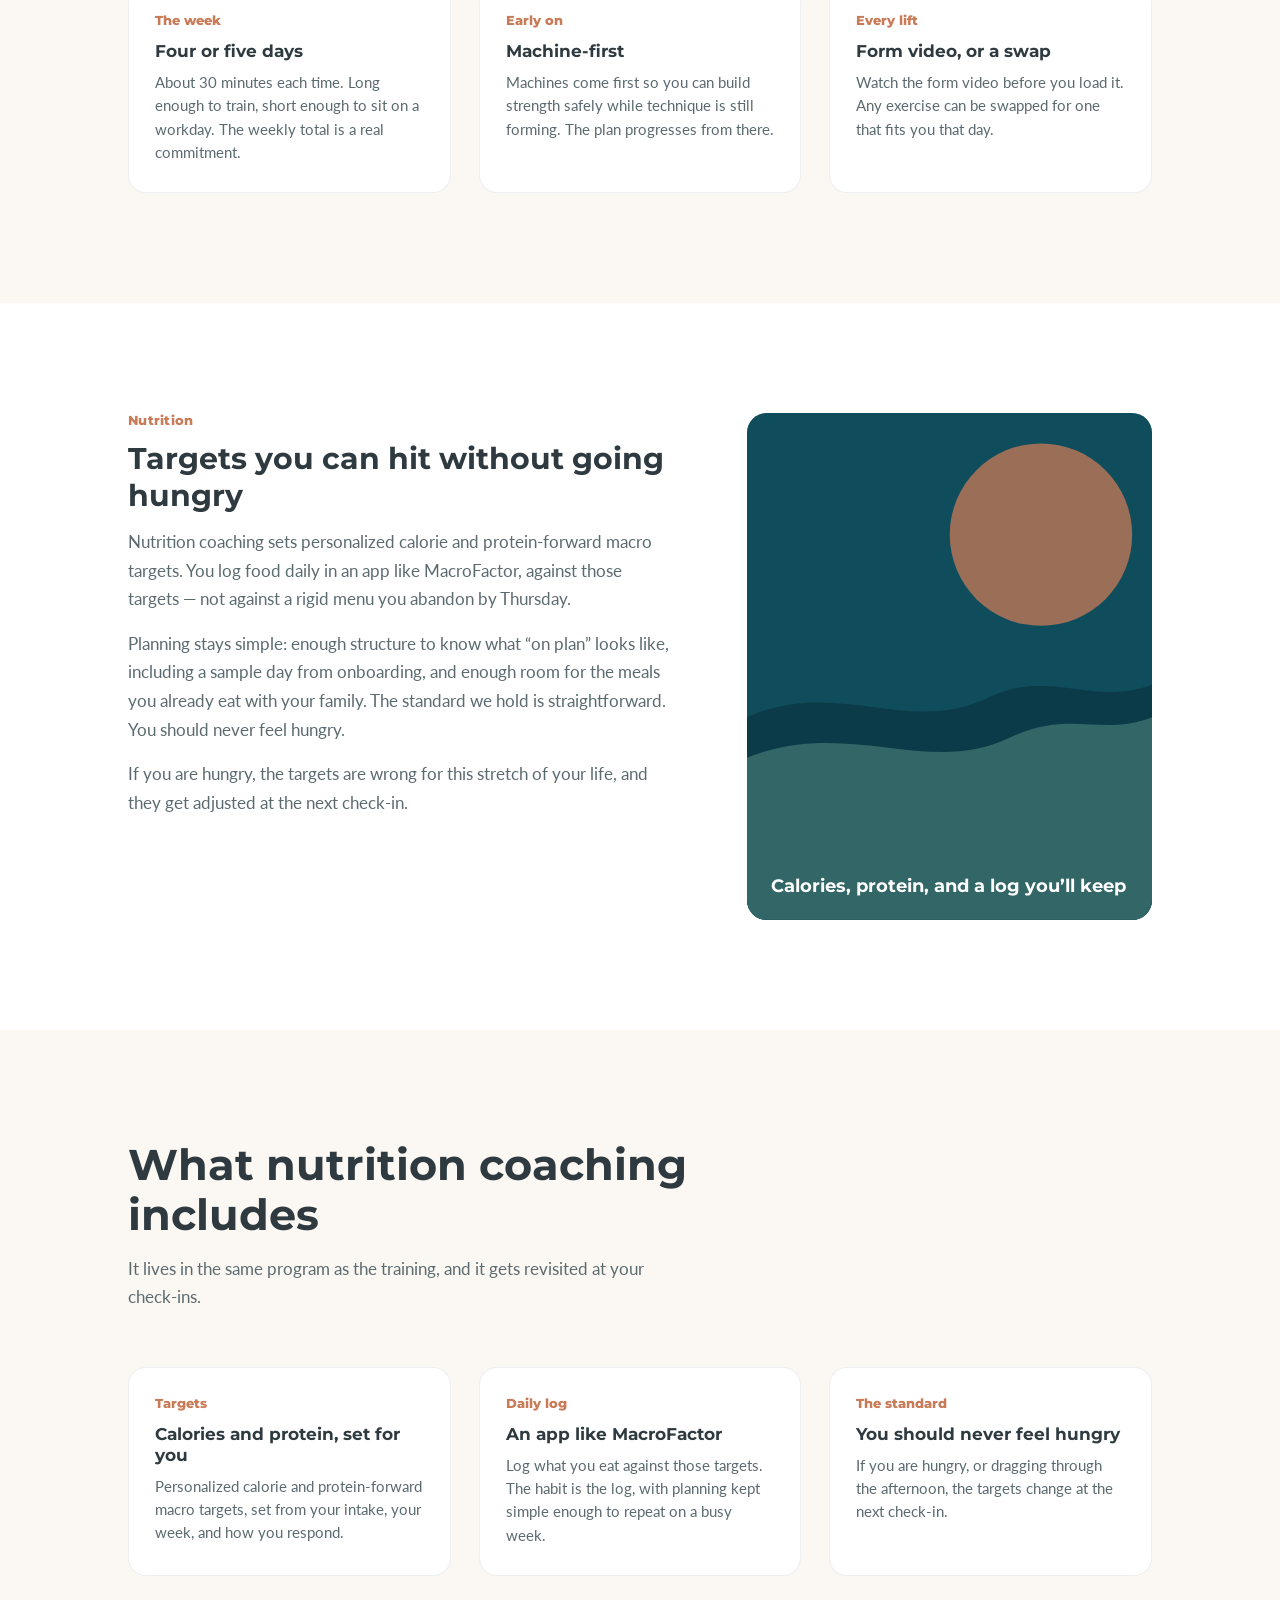
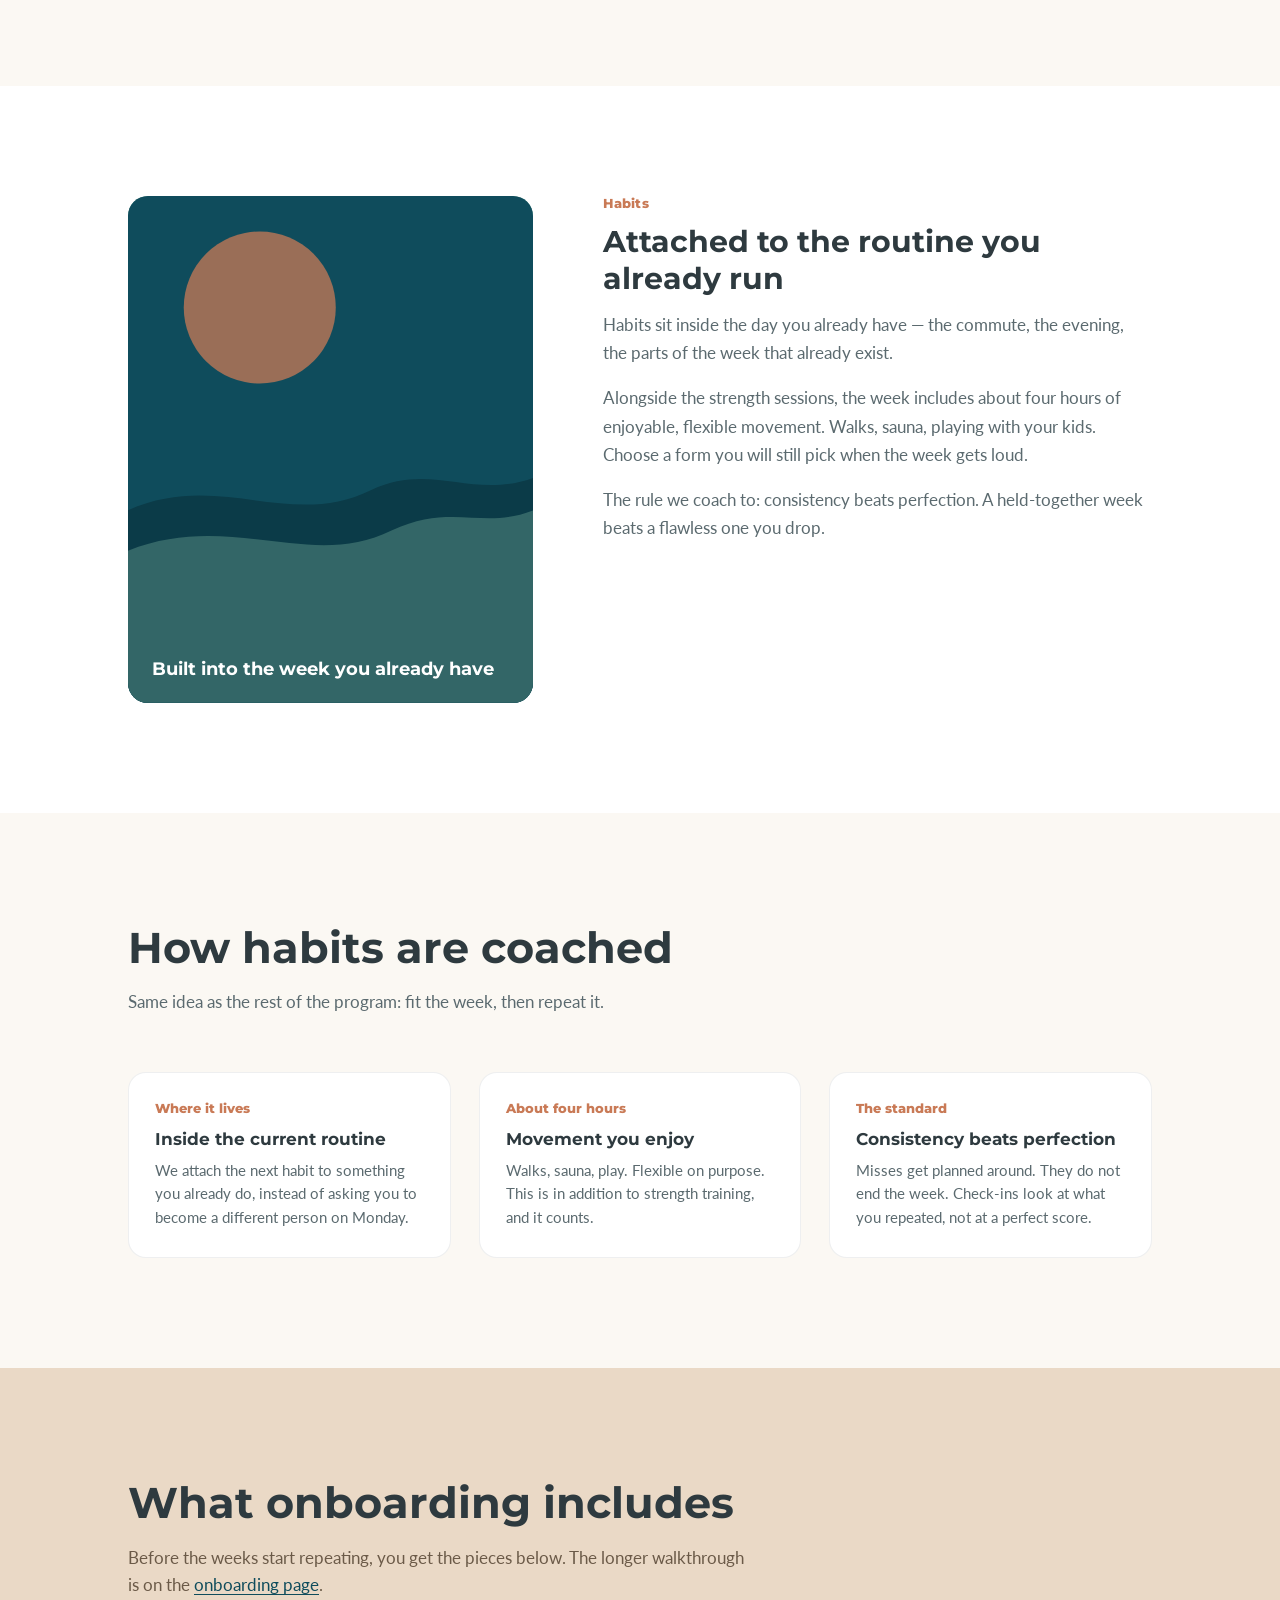
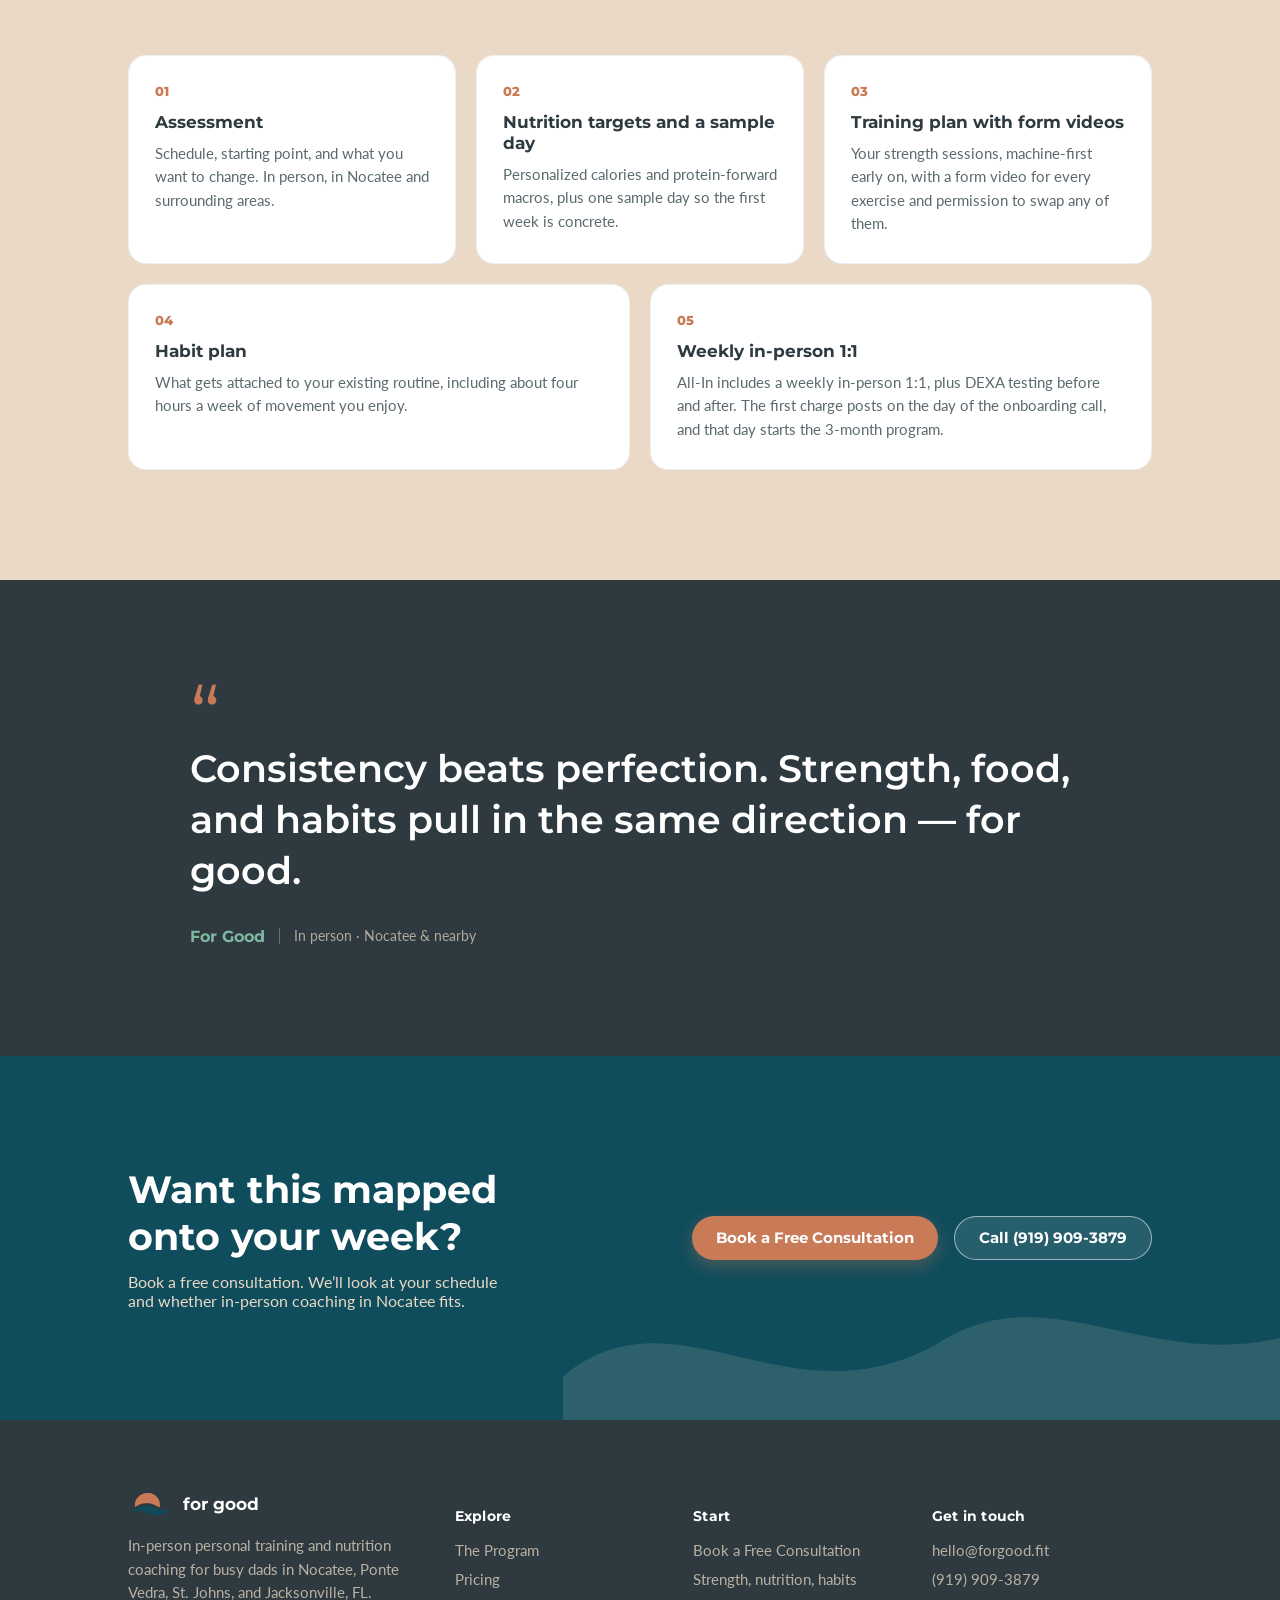
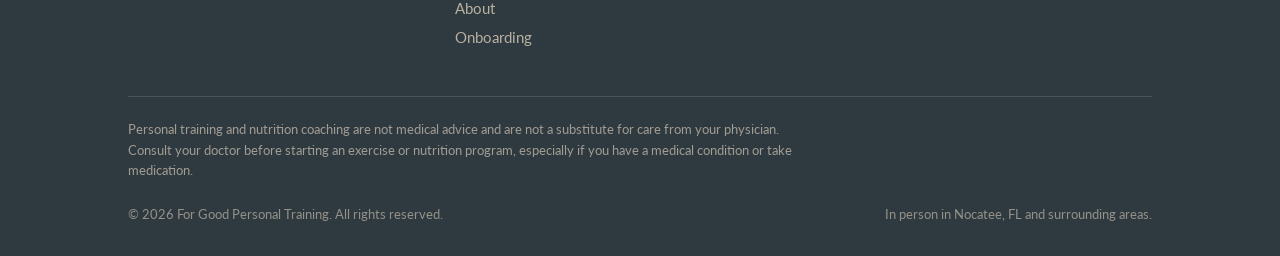
<file: program.html>
<!DOCTYPE html>
<html lang="en">
<head>
<meta charset="UTF-8">
<meta name="viewport" content="width=device-width, initial-scale=1.0">
<title>Strength, Nutrition &amp; Habits | Personal Trainer in Nocatee, FL | For Good</title>
<meta name="description" content="About 30-minute strength sessions, protein-forward macros, and habits built into your week. In-person coaching in Nocatee, Ponte Vedra, St. Johns, and Jacksonville.">
<link rel="canonical" href="https://forgood.fit/program.html">

<!-- Open Graph / Link Preview -->
<meta property="og:type" content="website">
<meta property="og:site_name" content="For Good Personal Training">
<meta property="og:url" content="https://forgood.fit/program.html">
<meta property="og:title" content="Strength, Nutrition &amp; Habits | Personal Trainer in Nocatee, FL | For Good">
<meta property="og:description" content="About 30-minute strength sessions, protein-forward macros, and habits built into your week. In-person coaching in Nocatee, Ponte Vedra, St. Johns, and Jacksonville.">
<meta property="og:image" content="https://forgood.fit/assets/og-image.png">
<meta property="og:image:width" content="1200">
<meta property="og:image:height" content="630">

<!-- Twitter Card -->
<meta name="twitter:card" content="summary_large_image">
<meta name="twitter:title" content="Strength, Nutrition &amp; Habits | Personal Trainer in Nocatee, FL | For Good">
<meta name="twitter:description" content="About 30-minute strength sessions, protein-forward macros, and habits built into your week. In-person coaching in Nocatee, Ponte Vedra, St. Johns, and Jacksonville.">
<meta name="twitter:image" content="https://forgood.fit/assets/og-image.png">

<link rel="preconnect" href="https://fonts.googleapis.com">
<link rel="preconnect" href="https://fonts.gstatic.com" crossorigin>
<link href="https://fonts.googleapis.com/css2?family=Montserrat:wght@500;600;700;800&family=Lato:ital,wght@0,300;0,400;0,700;1,400&display=swap" rel="stylesheet">
<link rel="stylesheet" href="assets/styles.css?v=5">
</head>
<body>

  <!-- ================= NAV ================= -->
  <nav class="nav">
    <div class="nav-inner">
      <a href="index.html" class="brand">
        <img src="assets/logo-symbol.png" alt="For Good symbol">
        <span>for good<small>PERSONAL TRAINING</small></span>
      </a>
      <ul class="nav-links">
        <li><a href="program.html" aria-current="page">The Program</a></li>
        <li><a href="pricing.html">Pricing</a></li>
        <li><a href="about.html">About</a></li>
      </ul>
      <div class="nav-right">
        <a href="consultation.html" class="btn btn-clay">Book a Free Consultation</a>
        <button class="nav-toggle" aria-label="Toggle menu" aria-expanded="false" aria-controls="mobile-menu">
          <svg class="icon-menu" viewBox="0 0 24 24" fill="none"><path d="M3 6h18M3 12h18M3 18h18" stroke="currentColor" stroke-width="2" stroke-linecap="round"/></svg>
          <svg class="icon-close" viewBox="0 0 24 24" fill="none"><path d="M4 4l16 16M20 4L4 20" stroke="currentColor" stroke-width="2" stroke-linecap="round"/></svg>
        </button>
      </div>
    </div>
    <div class="mobile-menu" id="mobile-menu">
      <a href="program.html" aria-current="page">The Program</a>
      <a href="pricing.html">Pricing</a>
      <a href="about.html">About</a>
      <div class="mobile-actions">
        <a href="consultation.html" class="btn btn-clay">Book a Free Consultation</a>
      </div>
    </div>
  </nav>

  <!-- ================= PAGE HERO ================= -->
  <header class="page-hero">
    <div class="page-hero-inner">
      <h1>One program, three parts</h1>
      <p>Strength, nutrition, and habits, coached in person in Nocatee, Ponte Vedra, St. Johns, and Jacksonville. Built to fit a busy week, with a real block of time set aside on purpose.</p>
      <nav class="program-tabs" aria-label="Jump to section">
        <a href="#strength">Strength</a>
        <a href="#nutrition">Nutrition</a>
        <a href="#habits">Habits</a>
      </nav>
    </div>
    <div class="hero-waves" aria-hidden="true">
      <svg viewBox="0 0 1440 140" preserveAspectRatio="none">
        <path d="M0,90 C220,30 340,120 560,70 C780,20 900,110 1120,60 C1260,30 1360,50 1440,44 L1440,140 L0,140 Z" fill="#0B3B48" opacity="0.9"/>
      </svg>
    </div>
  </header>

  <!-- ================= STRENGTH ================= -->
  <section class="split" id="strength">
    <div class="wrap split-grid">
      <div class="split-figure">
        <svg viewBox="0 0 400 500" preserveAspectRatio="xMidYMid slice" aria-hidden="true">
          <rect width="400" height="500" fill="#0F4C5C"/>
          <circle cx="120" cy="130" r="80" fill="#C97A56" opacity="0.75"/>
          <path d="M0,320 C90,280 160,340 240,300 C300,272 340,310 400,288 L400,500 L0,500 Z" fill="#0B3B48"/>
          <path d="M0,360 C100,320 180,380 260,340 C320,312 350,340 400,320 L400,500 L0,500 Z" fill="#7FB8A2" opacity="0.35"/>
        </svg>
        <p class="split-caption">About 30 minutes &middot; 4&ndash;5 days a week</p>
      </div>
      <div class="split-copy">
        <span class="section-eyebrow">Strength</span>
        <h2>Short sessions, often enough to matter</h2>
        <p>Strength work is about 30 minutes, four or five days a week. That is frequent on purpose, and it is scheduled around a job that already fills the day. The sessions fit a busy life, and the week still holds a real training commitment.</p>
        <p>Early on, sessions are machine-first so you can load the right muscles with a safer setup while the movement is still new. Every exercise comes with a form video you can rewatch. If something does not agree with your body, swap it that session.</p>
        <p>Coaching is in person in Nocatee and surrounding areas, so form gets eyes on it, not just a video.</p>
      </div>
    </div>
  </section>

  <section class="feature-list">
    <div class="wrap">
      <div class="section-head">
        <h2>How strength training is run</h2>
        <p>Same shape most weeks, adjusted when your calendar or your joints need it.</p>
      </div>
      <div class="feature-rows">
        <div class="feature-row">
          <div class="step">The week</div>
          <h3>Four or five days</h3>
          <p>About 30 minutes each time. Long enough to train, short enough to sit on a workday. The weekly total is a real commitment.</p>
        </div>
        <div class="feature-row">
          <div class="step">Early on</div>
          <h3>Machine-first</h3>
          <p>Machines come first so you can build strength safely while technique is still forming. The plan progresses from there.</p>
        </div>
        <div class="feature-row">
          <div class="step">Every lift</div>
          <h3>Form video, or a swap</h3>
          <p>Watch the form video before you load it. Any exercise can be swapped for one that fits you that day.</p>
        </div>
      </div>
    </div>
  </section>

  <!-- ================= NUTRITION ================= -->
  <section class="split" id="nutrition">
    <div class="wrap split-grid reverse">
      <div class="split-copy">
        <span class="section-eyebrow">Nutrition</span>
        <h2>Targets you can hit without going hungry</h2>
        <p>Nutrition coaching sets personalized calorie and protein-forward macro targets. You log food daily in an app like MacroFactor, against those targets &mdash; not against a rigid menu you abandon by Thursday.</p>
        <p>Planning stays simple: enough structure to know what &ldquo;on plan&rdquo; looks like, including a sample day from onboarding, and enough room for the meals you already eat with your family. The standard we hold is straightforward. You should never feel hungry.</p>
        <p>If you are hungry, the targets are wrong for this stretch of your life, and they get adjusted at the next check-in.</p>
      </div>
      <div class="split-figure">
        <svg viewBox="0 0 400 500" preserveAspectRatio="xMidYMid slice" aria-hidden="true">
          <rect width="400" height="500" fill="#0F4C5C"/>
          <circle cx="290" cy="120" r="90" fill="#C97A56" opacity="0.75"/>
          <path d="M0,300 C90,260 160,320 240,280 C300,252 340,290 400,268 L400,500 L0,500 Z" fill="#0B3B48"/>
          <path d="M0,340 C100,300 180,360 260,320 C320,292 350,320 400,300 L400,500 L0,500 Z" fill="#7FB8A2" opacity="0.35"/>
        </svg>
        <p class="split-caption">Calories, protein, and a log you&rsquo;ll keep</p>
      </div>
    </div>
  </section>

  <section class="feature-list">
    <div class="wrap">
      <div class="section-head">
        <h2>What nutrition coaching includes</h2>
        <p>It lives in the same program as the training, and it gets revisited at your check-ins.</p>
      </div>
      <div class="feature-rows">
        <div class="feature-row">
          <div class="step">Targets</div>
          <h3>Calories and protein, set for you</h3>
          <p>Personalized calorie and protein-forward macro targets, set from your intake, your week, and how you respond.</p>
        </div>
        <div class="feature-row">
          <div class="step">Daily log</div>
          <h3>An app like MacroFactor</h3>
          <p>Log what you eat against those targets. The habit is the log, with planning kept simple enough to repeat on a busy week.</p>
        </div>
        <div class="feature-row">
          <div class="step">The standard</div>
          <h3>You should never feel hungry</h3>
          <p>If you are hungry, or dragging through the afternoon, the targets change at the next check-in.</p>
        </div>
      </div>
    </div>
  </section>

  <!-- ================= HABITS ================= -->
  <section class="split" id="habits">
    <div class="wrap split-grid">
      <div class="split-figure">
        <svg viewBox="0 0 400 500" preserveAspectRatio="xMidYMid slice" aria-hidden="true">
          <rect width="400" height="500" fill="#0F4C5C"/>
          <circle cx="130" cy="110" r="75" fill="#C97A56" opacity="0.75"/>
          <path d="M0,310 C90,270 160,330 240,290 C300,262 340,300 400,278 L400,500 L0,500 Z" fill="#0B3B48"/>
          <path d="M0,350 C100,310 180,370 260,330 C320,302 350,330 400,310 L400,500 L0,500 Z" fill="#7FB8A2" opacity="0.35"/>
        </svg>
        <p class="split-caption">Built into the week you already have</p>
      </div>
      <div class="split-copy">
        <span class="section-eyebrow">Habits</span>
        <h2>Attached to the routine you already run</h2>
        <p>Habits sit inside the day you already have &mdash; the commute, the evening, the parts of the week that already exist.</p>
        <p>Alongside the strength sessions, the week includes about four hours of enjoyable, flexible movement. Walks, sauna, playing with your kids. Choose a form you will still pick when the week gets loud.</p>
        <p>The rule we coach to: consistency beats perfection. A held-together week beats a flawless one you drop.</p>
      </div>
    </div>
  </section>

  <section class="feature-list">
    <div class="wrap">
      <div class="section-head">
        <h2>How habits are coached</h2>
        <p>Same idea as the rest of the program: fit the week, then repeat it.</p>
      </div>
      <div class="feature-rows">
        <div class="feature-row">
          <div class="step">Where it lives</div>
          <h3>Inside the current routine</h3>
          <p>We attach the next habit to something you already do, instead of asking you to become a different person on Monday.</p>
        </div>
        <div class="feature-row">
          <div class="step">About four hours</div>
          <h3>Movement you enjoy</h3>
          <p>Walks, sauna, play. Flexible on purpose. This is in addition to strength training, and it counts.</p>
        </div>
        <div class="feature-row">
          <div class="step">The standard</div>
          <h3>Consistency beats perfection</h3>
          <p>Misses get planned around. They do not end the week. Check-ins look at what you repeated, not at a perfect score.</p>
        </div>
      </div>
    </div>
  </section>

  <!-- ================= ONBOARDING ================= -->
  <section class="explore" id="onboarding">
    <div class="wrap">
      <div class="section-head wide">
        <h2>What onboarding includes</h2>
        <p>Before the weeks start repeating, you get the pieces below. The longer walkthrough is on the <a href="journey.html">onboarding page</a>.</p>
      </div>
      <div class="onboard-grid">
        <div class="feature-row">
          <div class="step">01</div>
          <h3>Assessment</h3>
          <p>Schedule, starting point, and what you want to change. In person, in Nocatee and surrounding areas.</p>
        </div>
        <div class="feature-row">
          <div class="step">02</div>
          <h3>Nutrition targets and a sample day</h3>
          <p>Personalized calories and protein-forward macros, plus one sample day so the first week is concrete.</p>
        </div>
        <div class="feature-row">
          <div class="step">03</div>
          <h3>Training plan with form videos</h3>
          <p>Your strength sessions, machine-first early on, with a form video for every exercise and permission to swap any of them.</p>
        </div>
        <div class="feature-row">
          <div class="step">04</div>
          <h3>Habit plan</h3>
          <p>What gets attached to your existing routine, including about four hours a week of movement you enjoy.</p>
        </div>
        <div class="feature-row">
          <div class="step">05</div>
          <h3>Weekly in-person 1:1</h3>
          <p>All-In includes a weekly in-person 1:1, plus DEXA testing before and after. The first charge posts on the day of the onboarding call, and that day starts the 3-month program.</p>
        </div>
      </div>
    </div>
  </section>

  <!-- ================= QUOTE BREAK ================= -->
  <!-- TODO(mathew): Brand line only — not a personal quotation. Do not add credentials. -->
  <section class="quote-section">
    <div class="quote-inner">
      <span class="quote-mark">&ldquo;</span>
      <p class="quote">Consistency beats perfection. Strength, food, and habits pull in the same direction &mdash; for good.</p>
      <div class="quote-sign">
        <span class="name">For Good</span>
        <span class="role">In person &middot; Nocatee &amp; nearby</span>
      </div>
    </div>
  </section>

  <!-- ================= CTA BAND ================= -->
  <section class="cta-band">
    <svg class="wave-deco" viewBox="0 0 400 200" aria-hidden="true">
      <path d="M0,120 C60,70 120,150 200,100 C260,65 320,130 400,90 L400,200 L0,200 Z" fill="#EAD9C6"/>
    </svg>
    <div class="wrap cta-inner">
      <div>
        <h2>Want this mapped onto your week?</h2>
        <p>Book a free consultation. We&rsquo;ll look at your schedule and whether in-person coaching in Nocatee fits.</p>
      </div>
      <div class="cta-actions">
        <a href="consultation.html" class="btn btn-clay">Book a Free Consultation</a>
        <a href="tel:+19199093879" class="btn btn-dark">Call (919) 909-3879</a>
      </div>
    </div>
  </section>

  <!-- ================= FOOTER ================= -->
  <footer>
    <div class="wrap">
      <div class="foot-top">
        <div class="foot-brand">
          <div class="foot-mark">
            <img src="assets/logo-symbol.png" alt="For Good symbol">
            <span>for good</span>
          </div>
          <p>In-person personal training and nutrition coaching for busy dads in Nocatee, Ponte Vedra, St. Johns, and Jacksonville, FL.</p>
        </div>
        <div class="foot-col">
          <h4>Explore</h4>
          <ul>
            <li><a href="program.html">The Program</a></li>
            <li><a href="pricing.html">Pricing</a></li>
            <li><a href="about.html">About</a></li>
            <li><a href="journey.html">Onboarding</a></li>
          </ul>
        </div>
        <div class="foot-col">
          <h4>Start</h4>
          <ul>
            <li><a href="consultation.html">Book a Free Consultation</a></li>
            <li><a href="program.html">Strength, nutrition, habits</a></li>
          </ul>
        </div>
        <div class="foot-col">
          <h4>Get in touch</h4>
          <ul>
            <li><a href="mailto:hello@forgood.fit">hello@forgood.fit</a></li>
            <li><a href="tel:+19199093879">(919) 909-3879</a></li>
          </ul>
        </div>
      </div>
      <p class="disclaimer">Personal training and nutrition coaching are not medical advice and are not a substitute for care from your physician. Consult your doctor before starting an exercise or nutrition program, especially if you have a medical condition or take medication.</p>
      <div class="foot-bottom">
        <span>&copy; 2026 For Good Personal Training. All rights reserved.</span>
        <span>In person in Nocatee, FL and surrounding areas.</span>
      </div>
    </div>
  </footer>

  <script src="assets/nav.js" defer></script>
</body>
</html>
</file>
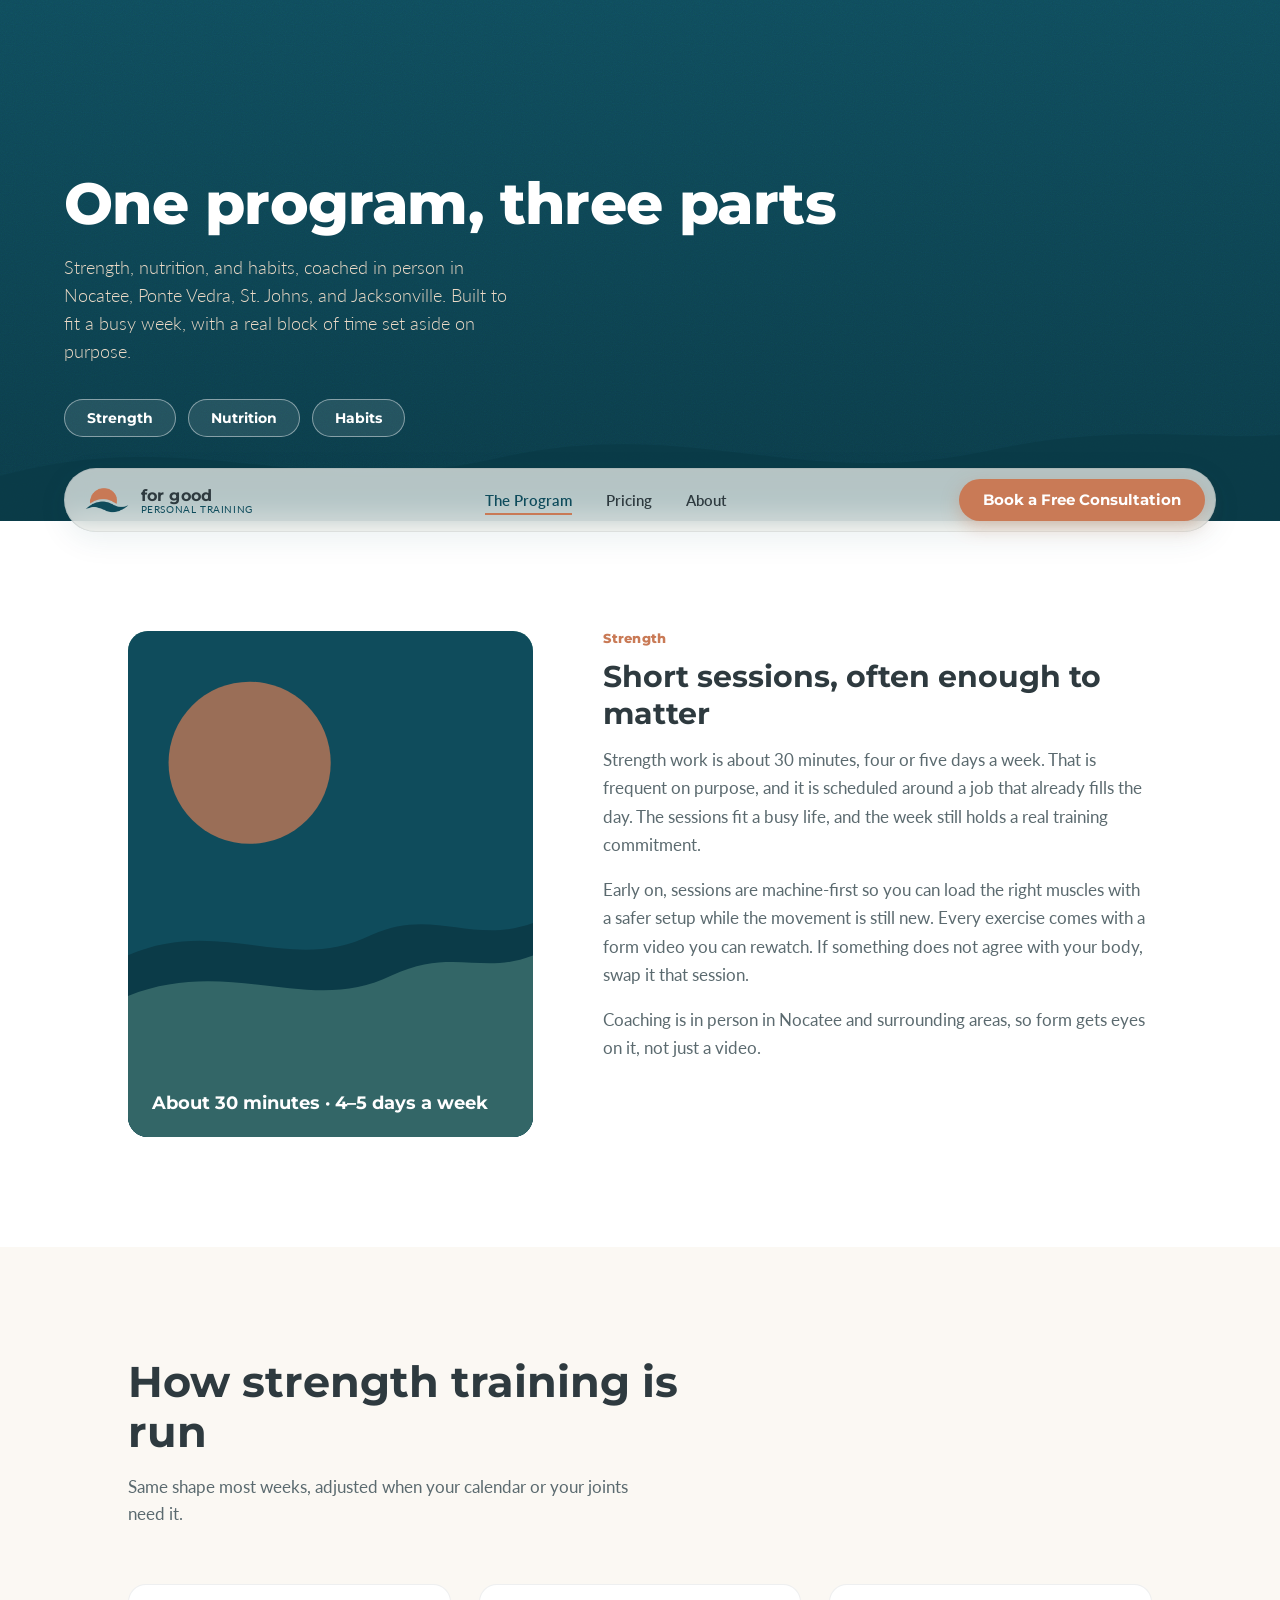
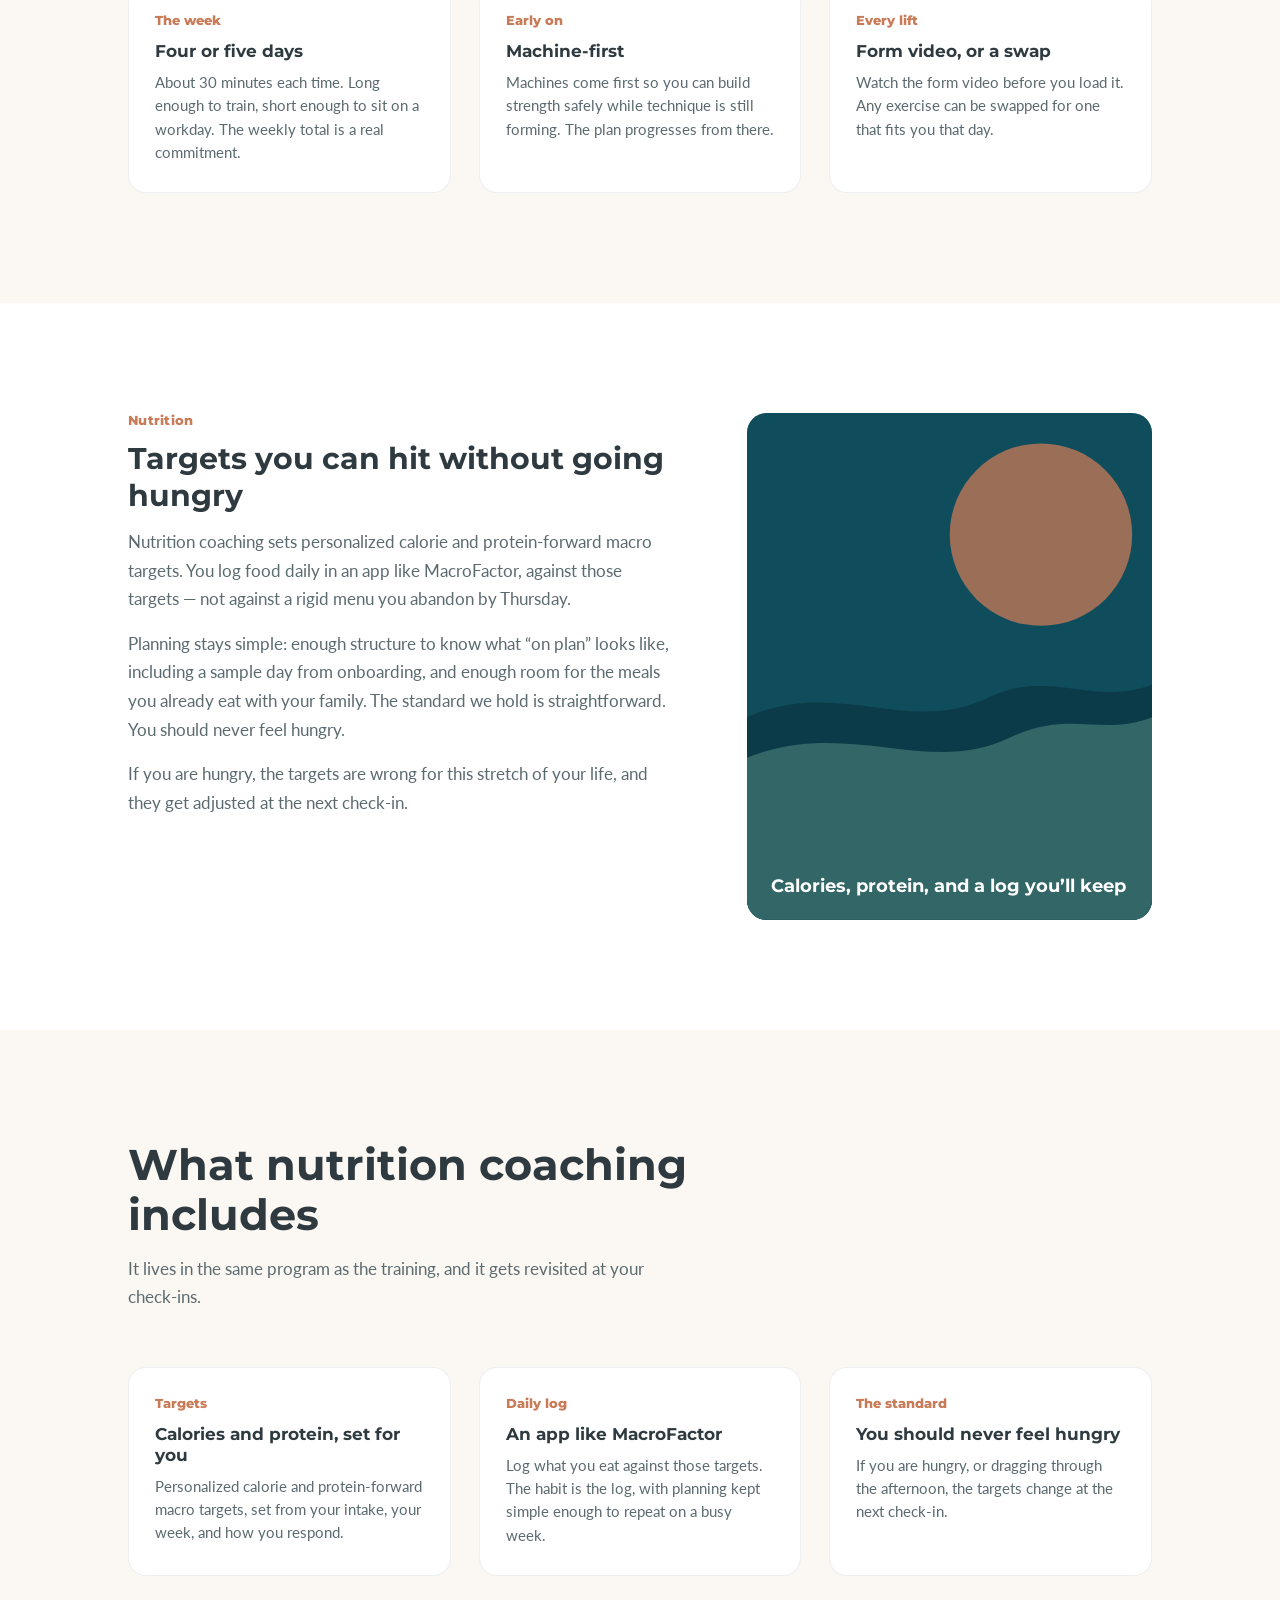
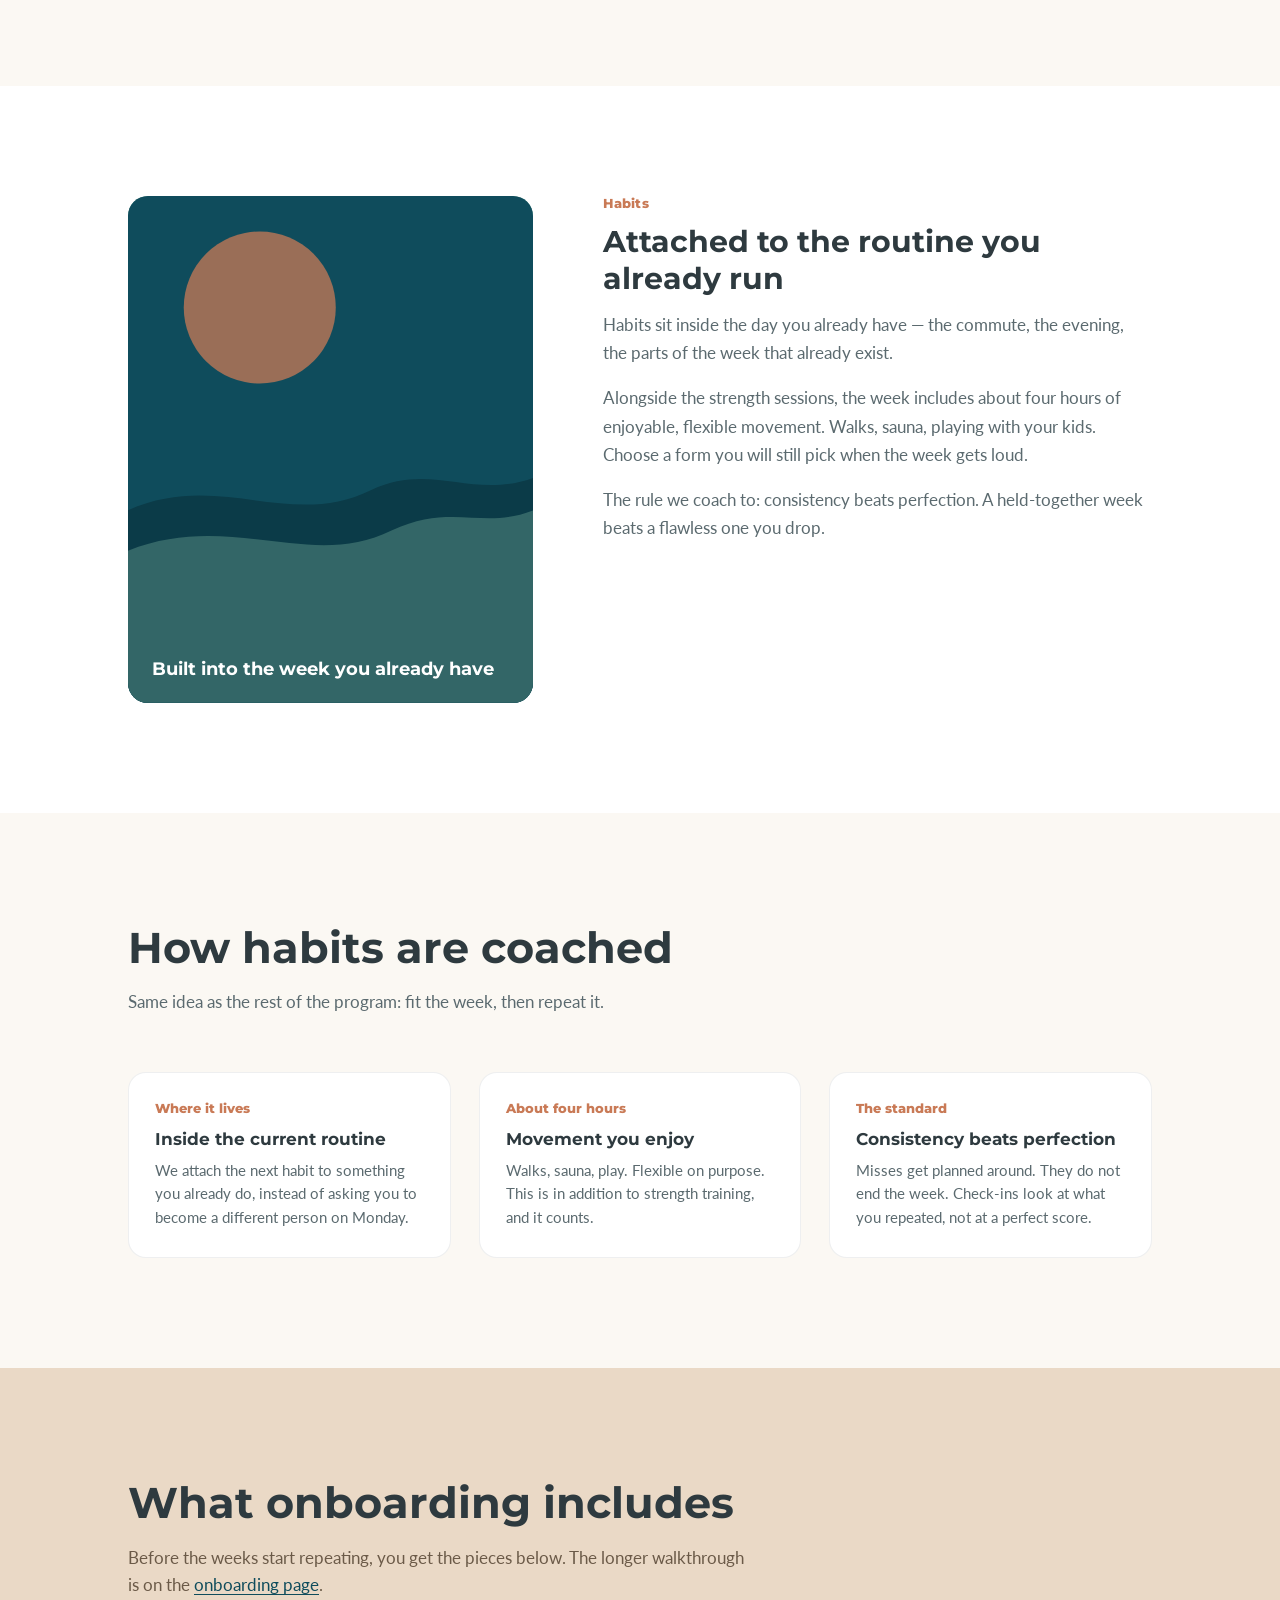
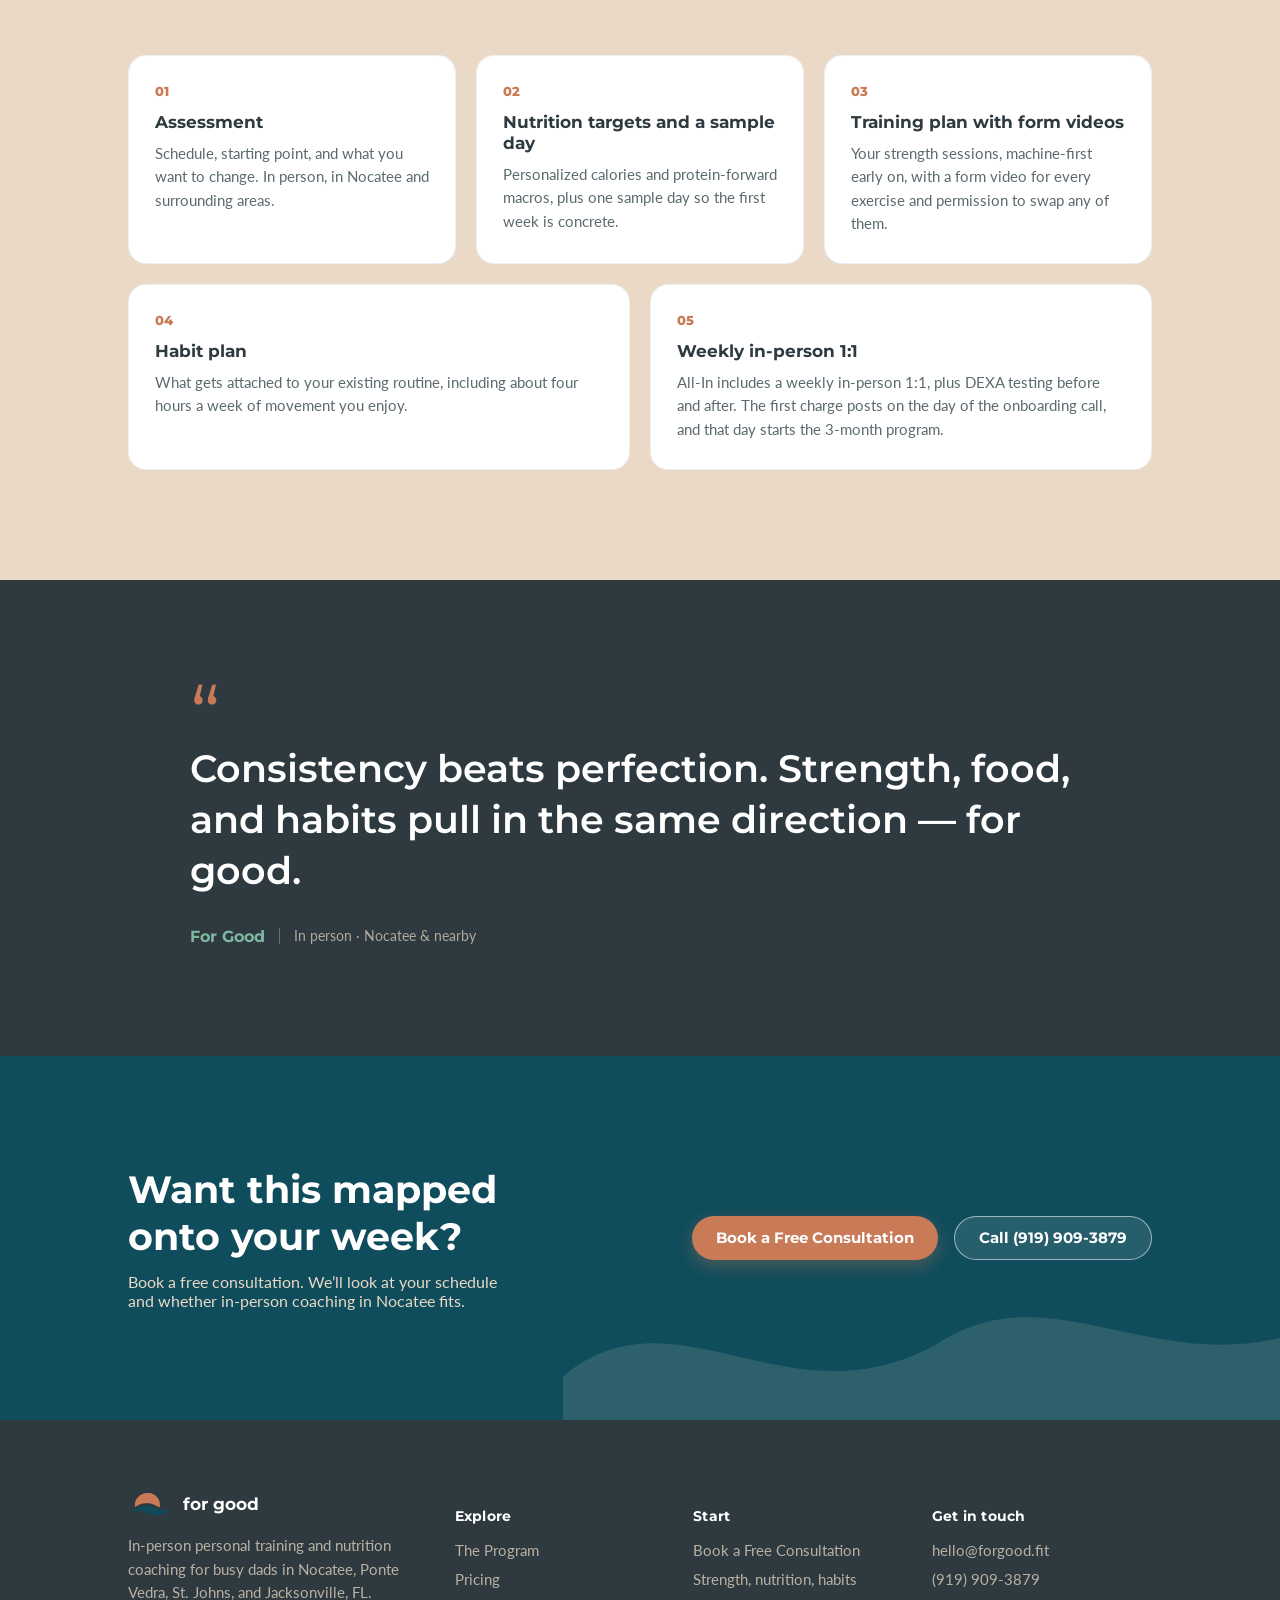
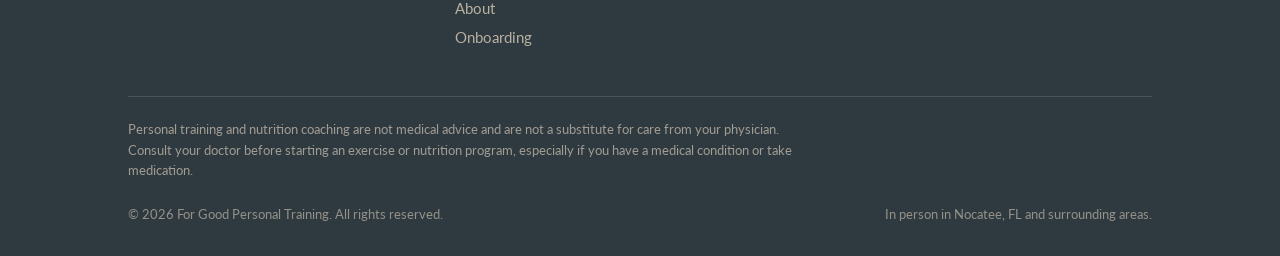
<file: strength.html>
<!DOCTYPE html>
<html lang="en">
<head>
<meta charset="UTF-8">
<meta http-equiv="refresh" content="0; url=program.html#strength">
<link rel="canonical" href="https://forgood.fit/program.html#strength">
<title>Strength Training in Nocatee, FL | For Good</title>
<meta name="description" content="Strength coaching at For Good has moved. In-person personal training in Nocatee, Ponte Vedra, St. Johns, and Jacksonville, FL.">
</head>
<body>
<p>This page has moved. <a href="program.html#strength">Continue to The Program &rarr;</a></p>
</body>
</html>
</file>
<file: assets/styles.css>
/* ---------- Brand tokens (For Good style sheet, exact values) ---------- */
:root{
  --ocean-deep:   #0F4C5C;
  --ocean-deep-2: #0B3B48;   /* darker shade of ocean deep, for depth/gradients only */
  --seafoam:      #7FB8A2;
  --sandy-shore:  #EAD9C6;
  --sunset-clay:  #C97A56;
  --driftwood:    #2E3A3F;
  --cream:        #FBF8F3;   /* tint of sandy shore, for page background */
  --white:        #FFFFFF;

  --font-head: 'Montserrat', sans-serif;
  --font-body: 'Lato', sans-serif;

  --max: 1180px;
  --edge: clamp(24px, 5vw, 64px);
}

*{box-sizing:border-box;}
html{scroll-behavior:smooth;}
body{
  margin:0;
  font-family:var(--font-body);
  color:var(--driftwood);
  background:var(--cream);
  -webkit-font-smoothing:antialiased;
}
img{max-width:100%;display:block;}
a{color:inherit;text-decoration:none;}
h1,h2,h3{font-family:var(--font-head);margin:0;color:var(--driftwood);}
p{margin:0;}
ul{margin:0;padding:0;list-style:none;}
button{font-family:inherit;}

@media (prefers-reduced-motion: reduce){
  *{animation-duration:0.001ms !important; animation-iteration-count:1 !important; transition-duration:0.001ms !important;}
}

:focus-visible{
  outline:3px solid var(--sunset-clay);
  outline-offset:3px;
}

.wrap{max-width:var(--max); margin:0 auto; padding-left:var(--edge); padding-right:var(--edge);}

/* ---------- NAV ---------- */
.nav{
  position:fixed; top:0; left:0; right:0; z-index:50;
  padding:18px var(--edge);
}
.nav-inner{
  max-width:var(--max); margin:0 auto;
  display:flex; align-items:center; justify-content:space-between;
  background:rgba(251,248,243,0.72);
  backdrop-filter:blur(14px) saturate(140%);
  -webkit-backdrop-filter:blur(14px) saturate(140%);
  border:1px solid rgba(46,58,63,0.08);
  border-radius:100px;
  padding:10px 10px 10px 18px;
  box-shadow:0 8px 30px rgba(15,76,92,0.08);
}
.brand{display:flex; align-items:center; gap:10px;}
.brand img{height:30px; width:auto;}
.brand span{font-family:var(--font-head); font-weight:700; font-size:1.02rem; letter-spacing:0.01em; color:var(--driftwood); white-space:nowrap;}
.brand small{display:block; font-family:var(--font-body); font-weight:400; font-size:0.62rem; letter-spacing:0.06em; color:var(--ocean-deep); margin-top:-2px;}

.nav-links{display:flex; gap:34px; font-size:0.94rem; font-weight:600;}
.nav-links a{position:relative; padding:6px 0; color:var(--driftwood); transition:color .2s ease;}
.nav-links a:hover, .nav-links a[aria-current="page"]{color:var(--ocean-deep);}
.nav-links a::after{
  content:""; position:absolute; left:0; right:0; bottom:0; height:2px;
  background:var(--sunset-clay); transform:scaleX(0); transform-origin:left;
  transition:transform .25s ease;
}
.nav-links a:hover::after, .nav-links a[aria-current="page"]::after{transform:scaleX(1);}

.nav-right{display:flex; align-items:center; gap:18px;}
.link-quiet{font-size:0.9rem; font-weight:600; color:var(--ocean-deep); opacity:0.85;}
.link-quiet:hover{opacity:1;}

.nav-toggle{
  display:none; background:none; border:none; cursor:pointer;
  padding:6px; margin:-6px; color:var(--driftwood);
  align-items:center; justify-content:center;
}
.nav-toggle svg{width:23px; height:23px; display:block;}
.nav-toggle .icon-close{display:none;}
.nav-toggle.is-open .icon-menu{display:none;}
.nav-toggle.is-open .icon-close{display:block;}

.mobile-menu{
  display:none;
}

.btn{
  display:inline-flex; align-items:center; justify-content:center; gap:8px;
  font-family:var(--font-head); font-weight:700; font-size:0.92rem;
  padding:12px 24px; border-radius:100px; border:none; cursor:pointer;
  transition:transform .18s ease, box-shadow .18s ease, background .18s ease;
  white-space:nowrap;
}
.btn-clay{
  background:var(--sunset-clay); color:var(--white);
  box-shadow:0 6px 18px rgba(201,122,86,0.35);
}
.btn-clay:hover{transform:translateY(-2px); box-shadow:0 10px 24px rgba(201,122,86,0.45);}
.btn-dark{
  background:rgba(255,255,255,0.1); color:var(--white);
  border:1.5px solid rgba(255,255,255,0.55);
}
.btn-dark:hover{background:rgba(255,255,255,0.18); transform:translateY(-2px);}
.btn-outline{
  background:transparent; color:var(--driftwood); border:1.5px solid var(--driftwood);
}
.btn-outline:hover{background:var(--driftwood); color:var(--white);}

.btn-static{
  background:transparent; border:1.5px dashed rgba(46,58,63,0.45); color:var(--driftwood);
  cursor:default; pointer-events:none; opacity:0.8;
}

.play-ico{
  width:16px; height:16px; border-radius:50%; background:var(--white);
  display:flex; align-items:center; justify-content:center; flex:none;
}
.play-ico svg{width:7px; height:7px; margin-left:1px;}

/* ---------- HOME HERO ---------- */
.hero{
  position:relative;
  min-height:100vh;
  background:
    radial-gradient(ellipse 120% 70% at 20% 0%, rgba(201,122,86,0.28), transparent 60%),
    linear-gradient(180deg, var(--ocean-deep) 0%, var(--ocean-deep-2) 62%, #082e38 100%);
  overflow:hidden;
  display:flex; align-items:center;
  padding-top:120px;
}
.hero::before, .page-hero::before{ /* grain */
  content:""; position:absolute; inset:0; opacity:0.5; mix-blend-mode:overlay; pointer-events:none;
  background-image:url("data:image/svg+xml,%3Csvg xmlns='http://www.w3.org/2000/svg' width='140' height='140'%3E%3Cfilter id='n'%3E%3CfeTurbulence type='fractalNoise' baseFrequency='0.9' numOctaves='2' stitchTiles='stitch'/%3E%3C/filter%3E%3Crect width='100%25' height='100%25' filter='url(%23n)' opacity='0.35'/%3E%3C/svg%3E");
}

.hero-sun{
  position:absolute; top:-14vw; right:-6vw; width:52vw; height:52vw; max-width:760px; max-height:760px;
  border-radius:50%;
  background:radial-gradient(circle at 42% 42%, var(--sunset-clay), #a85f3f 78%);
  opacity:0.9;
  filter:blur(0.5px);
}
.hero-horizon{
  position:absolute; left:0; right:0; bottom:22%; height:1px; background:rgba(234,217,198,0.12);
}

.hero-waves{position:absolute; left:0; right:0; bottom:0; width:100%; line-height:0;}
.hero-waves svg{width:100%; display:block;}

.hero-content{
  position:relative; z-index:3;
  max-width:var(--max); margin:0 auto; padding:0 var(--edge);
  width:100%;
}
.hero h1{
  color:var(--white);
  font-weight:800;
  font-size:clamp(2.6rem, 6.6vw, 5.6rem);
  line-height:1.03;
  letter-spacing:-0.01em;
  max-width:22ch;
}
.hero-sub{
  margin-top:26px;
  font-size:clamp(1.05rem,1.6vw,1.22rem);
  color:var(--sandy-shore);
  max-width:46rem;
  line-height:1.55;
  font-weight:300;
}
.hero-ctas{display:flex; gap:16px; margin-top:42px; flex-wrap:wrap;}

.hero-scroll{
  position:absolute; left:var(--edge); bottom:34px; z-index:3;
  display:flex; align-items:center; gap:10px; color:rgba(251,248,243,0.6);
  font-size:0.78rem; letter-spacing:0.08em; font-weight:600;
}
.hero-scroll .line{width:1px; height:34px; background:linear-gradient(to bottom, rgba(251,248,243,0.7), transparent);}

@keyframes riseIn{
  from{opacity:0; transform:translateY(22px);}
  to{opacity:1; transform:translateY(0);}
}
.hero h1, .hero-sub, .hero-ctas{
  animation:riseIn .9s cubic-bezier(.2,.7,.2,1) both;
}
.hero-sub{animation-delay:.14s;}
.hero-ctas{animation-delay:.26s;}

/* ---------- SUBPAGE HERO ---------- */
.page-hero{
  position:relative;
  background:linear-gradient(180deg, var(--ocean-deep) 0%, var(--ocean-deep-2) 100%);
  color:var(--white);
  padding:168px var(--edge) 84px;
  overflow:hidden;
}
.page-hero-inner{max-width:var(--max); margin:0 auto; position:relative; z-index:2;}
.page-hero h1{color:var(--white); font-weight:800; font-size:clamp(2.3rem,4.6vw,3.6rem); letter-spacing:-0.01em;}
.page-hero p{margin-top:16px; max-width:46ch; color:var(--sandy-shore); font-size:1.1rem; line-height:1.6; font-weight:300;}
.page-hero .hero-waves{opacity:0.9;}

/* ---------- QUOTE BREAK ---------- */
.quote-section{
  background:var(--driftwood);
  color:var(--sandy-shore);
  padding:120px var(--edge) 110px;
  position:relative;
}
.quote-inner{max-width:900px; margin:0 auto; text-align:left;}
.quote-mark{
  font-family:var(--font-head); font-size:5rem; color:var(--sunset-clay); line-height:0.4; display:block; margin-bottom:12px;
}
.quote-inner p.quote{
  font-family:var(--font-head); font-weight:600; font-size:clamp(1.5rem,3vw,2.35rem); line-height:1.35; color:var(--white);
}
.quote-sign{
  margin-top:30px; display:flex; align-items:center; gap:14px;
}
.quote-sign .name{font-family:var(--font-head); font-weight:700; font-size:1.02rem; color:var(--seafoam);}
.quote-sign .role{font-size:0.85rem; color:rgba(234,217,198,0.7); border-left:1px solid rgba(234,217,198,0.35); padding-left:14px;}

/* ---------- SECTION helpers ---------- */
section{padding:110px var(--edge);}
.section-head{max-width:640px; margin-bottom:56px;}
.section-head.wide{max-width:760px;}
.section-head h2{font-size:clamp(1.9rem,3.4vw,2.7rem); font-weight:700; line-height:1.15;}
.section-head p{margin-top:16px; font-size:1.08rem; color:#5b6a6f; line-height:1.6; max-width:52ch;}
.section-head.wide p{max-width:62ch;}
.section-head a{color:var(--ocean-deep); text-decoration:underline; text-underline-offset:3px;}
.section-eyebrow{
  display:block; font-family:var(--font-head); font-weight:800; font-size:0.8rem;
  letter-spacing:0.02em; color:var(--sunset-clay); margin-bottom:12px;
}

/* ---------- PROGRAM TABS (in-page quick nav on program.html) ---------- */
.program-tabs{display:flex; gap:12px; flex-wrap:wrap; margin-top:32px;}
.program-tabs a{
  font-family:var(--font-head); font-weight:700; font-size:0.86rem;
  padding:10px 22px; border-radius:100px;
  background:rgba(255,255,255,0.1); color:var(--white);
  border:1.5px solid rgba(255,255,255,0.45);
  transition:background .2s ease, transform .18s ease;
}
.program-tabs a:hover{background:rgba(255,255,255,0.2); transform:translateY(-2px);}

/* ---------- VIDEO VAULT ---------- */
.vault{
  background:var(--cream);
}
.vault-grid{
  display:grid; grid-template-columns: 1.1fr 0.9fr; gap:56px; align-items:center;
}
.vault-card{
  position:relative; border-radius:22px; overflow:hidden;
  aspect-ratio:16/11;
  background:linear-gradient(160deg, var(--ocean-deep), #123d49 55%, var(--driftwood));
  box-shadow:0 30px 60px -20px rgba(15,76,92,0.35);
}
.vault-card::before{
  content:""; position:absolute; inset:0;
  background-image:url("data:image/svg+xml,%3Csvg xmlns='http://www.w3.org/2000/svg' width='140' height='140'%3E%3Cfilter id='n'%3E%3CfeTurbulence type='fractalNoise' baseFrequency='0.9' numOctaves='2' stitchTiles='stitch'/%3E%3C/filter%3E%3Crect width='100%25' height='100%25' filter='url(%23n)' opacity='0.25'/%3E%3C/svg%3E");
  mix-blend-mode:overlay; opacity:0.6;
}
.vault-tag{
  position:absolute; top:20px; left:20px; z-index:2;
  background:rgba(251,248,243,0.9); color:var(--driftwood);
  font-family:var(--font-head); font-weight:700; font-size:0.72rem; letter-spacing:0.03em;
  padding:7px 14px; border-radius:100px;
}
.vault-play{
  position:absolute; inset:0; display:flex; align-items:center; justify-content:center; z-index:2;
  cursor:pointer; background:transparent; border:none;
}
.vault-play .disc{
  width:74px; height:74px; border-radius:50%;
  background:rgba(251,248,243,0.94);
  display:flex; align-items:center; justify-content:center;
  transition:transform .25s ease;
  box-shadow:0 10px 30px rgba(0,0,0,0.25);
}
.vault-play:hover .disc{transform:scale(1.08);}
.vault-play svg{width:20px; height:20px; margin-left:3px;}
.vault-caption{
  position:absolute; left:20px; bottom:20px; right:20px; z-index:2;
  color:var(--white);
}
.vault-caption .title{font-family:var(--font-head); font-weight:700; font-size:1.15rem;}
.vault-caption .meta{font-size:0.82rem; opacity:0.75; margin-top:4px;}

.vault-copy h2{margin-bottom:18px;}
.vault-copy p{color:#5b6a6f; font-size:1.06rem; line-height:1.65; margin-bottom:26px;}
.vault-list{display:flex; flex-direction:column; gap:14px; margin-bottom:32px;}
.vault-list li{display:flex; gap:12px; font-size:0.98rem; color:var(--driftwood); align-items:flex-start;}
.vault-list .dot{
  width:7px; height:7px; border-radius:50%; background:var(--sunset-clay); margin-top:8px; flex:none;
}

/* ---------- EXPLORE GRID (program pages) ---------- */
.explore{background:var(--sandy-shore);}
.explore .section-head p{color:#6b5a48;}
.explore-grid{display:grid; grid-template-columns:repeat(3,1fr); gap:20px;}
.explore-card{
  background:var(--white); border-radius:18px; padding:30px 26px;
  border:1px solid rgba(46,58,63,0.08);
  box-shadow:0 16px 30px -18px rgba(46,58,63,0.3);
  transition:transform .2s ease, box-shadow .2s ease;
  display:flex; flex-direction:column;
}
.explore-card:hover{transform:translateY(-5px); box-shadow:0 22px 36px -16px rgba(46,58,63,0.35);}
.explore-card .num{
  width:34px; height:34px; border-radius:50%; background:var(--ocean-deep); color:var(--white);
  font-family:var(--font-head); font-weight:700; font-size:0.85rem;
  display:flex; align-items:center; justify-content:center; margin-bottom:18px;
}
.explore-card h3{font-size:1.15rem; font-weight:700;}
.explore-card p{margin-top:10px; font-size:0.94rem; line-height:1.55; color:#5b6a6f; flex:1;}
.explore-card .go{
  margin-top:18px; font-family:var(--font-head); font-weight:700; font-size:0.88rem; color:var(--ocean-deep);
  display:inline-flex; align-items:center; gap:6px;
}
.explore-card .go svg{width:12px; height:12px; transition:transform .2s ease;}
.explore-card:hover .go svg{transform:translateX(3px);}

/* ---------- SPLIT (two-column content) ---------- */
.split{background:var(--white);}
.split-grid{display:grid; grid-template-columns:0.85fr 1.15fr; gap:70px; align-items:start;}
.split-grid.reverse{grid-template-columns:1.15fr 0.85fr;}
.split-grid.reverse .split-figure{order:2;}
.split-figure{
  position:relative; border-radius:20px; overflow:hidden; aspect-ratio:4/5;
  background:linear-gradient(200deg, var(--seafoam) 0%, var(--ocean-deep) 100%);
}
.split-figure svg{position:absolute; inset:0; width:100%; height:100%;}
.split-figure.coach-photo{aspect-ratio:1/1;}
.split-figure.coach-photo img{position:absolute; inset:0; width:100%; height:100%; object-fit:cover;}
.split-caption{
  position:absolute; left:24px; bottom:24px; right:24px; color:var(--white);
  font-family:var(--font-head); font-weight:700; font-size:1.1rem;
}
.split-copy h2, .split-copy h3{font-size:clamp(1.5rem,2.4vw,1.9rem); font-weight:700; margin-bottom:14px;}
.split-copy p{color:#5b6a6f; font-size:1.05rem; line-height:1.7; margin-bottom:16px; max-width:56ch;}
.split-copy p:last-of-type{margin-bottom:0;}

/* ---------- FEATURE LIST (stacked info rows) ---------- */
.feature-list{background:var(--cream);}
.feature-rows{display:grid; grid-template-columns:repeat(3,1fr); gap:28px;}
.feature-row{
  background:var(--white); border-radius:18px; padding:28px 26px;
  border:1px solid rgba(46,58,63,0.08);
}
.feature-row .step{
  font-family:var(--font-head); font-weight:800; font-size:0.8rem; color:var(--sunset-clay); margin-bottom:12px;
}
.feature-row h3{font-size:1.08rem; font-weight:700; margin-bottom:10px;}
.feature-row p{font-size:0.94rem; color:#5b6a6f; line-height:1.55;}

.health-note{
  margin-top:28px;
  background:var(--white);
  border-radius:18px;
  padding:28px 26px;
  border:1px solid rgba(46,58,63,0.08);
}
.mobile-only{display:none;}
.health-note h3{font-size:1.08rem; font-weight:700; margin-bottom:10px;}
.health-note p{font-size:0.98rem; color:#5b6a6f; line-height:1.65;}

.onboarding{background:var(--white);}
.onboard-grid{display:grid; grid-template-columns:repeat(6,1fr); gap:20px;}
.onboard-grid .feature-row:nth-child(-n+3){grid-column:span 2;}
.onboard-grid .feature-row:nth-child(n+4){grid-column:span 3;}

.owner-todo, .story-todo{
  background:#fff6ea;
  border:2px dashed var(--sunset-clay);
  border-radius:16px;
  padding:18px 22px;
}
.owner-todo{margin:0 0 36px;}
.story-todo{margin:8px 0 0;}
.owner-todo strong, .story-todo strong{
  font-family:var(--font-head); font-weight:800; color:var(--sunset-clay); display:block; margin-bottom:8px;
}
.owner-todo p, .story-todo p{color:var(--driftwood); font-size:0.98rem; line-height:1.6; margin:0;}
.owner-todo p + p, .story-todo p + p{margin-top:10px;}


/* ---------- CTA BAND ---------- */
.cta-band{
  background:var(--ocean-deep);
  color:var(--white);
  text-align:left;
  position:relative;
  overflow:hidden;
}
.cta-band .wave-deco{
  position:absolute; right:-4%; bottom:-30%; width:60%; opacity:0.14;
}
.cta-inner{
  display:flex; align-items:center; justify-content:space-between; gap:40px; flex-wrap:wrap;
  position:relative; z-index:2;
}
.cta-inner h2{color:var(--white); font-size:clamp(1.8rem,3vw,2.5rem); max-width:16ch;}
.cta-inner p{color:var(--sandy-shore); margin-top:12px; max-width:44ch; font-size:1.02rem;}
.cta-actions{display:flex; gap:16px; flex-wrap:wrap;}

/* ---------- FOOTER ---------- */
footer{
  background:var(--driftwood); color:var(--sandy-shore); padding:70px var(--edge) 34px;
}
.foot-top{
  display:grid; grid-template-columns: 1.3fr 0.9fr 0.9fr 1fr; gap:40px;
  padding-bottom:50px; border-bottom:1px solid rgba(234,217,198,0.15);
}
.foot-brand{display:flex; flex-direction:column;}
.foot-brand .foot-mark{display:flex; align-items:center; gap:10px; margin-bottom:16px;}
.foot-brand .foot-mark img{height:28px; width:auto;}
.foot-brand .foot-mark span{font-family:var(--font-head); font-weight:700; font-size:1.05rem; color:var(--white);}
.foot-brand p{font-size:0.92rem; line-height:1.6; color:rgba(234,217,198,0.75); max-width:32ch;}
.foot-col h4{font-family:var(--font-head); font-size:0.85rem; letter-spacing:0.02em; color:var(--white); margin-bottom:16px; font-weight:700;}
.foot-col ul{display:flex; flex-direction:column; gap:10px;}
.foot-col a{font-size:0.92rem; color:rgba(234,217,198,0.75); transition:color .2s;}
.foot-col a:hover{color:var(--seafoam);}
.disclaimer{
  margin:0;
  padding-top:22px;
  font-size:0.82rem;
  line-height:1.55;
  color:rgba(234,217,198,0.62);
  max-width:85ch;
}
.foot-bottom{
  display:flex; justify-content:space-between; align-items:center; padding-top:26px; flex-wrap:wrap; gap:12px;
  font-size:0.82rem; color:rgba(234,217,198,0.55);
}

/* ---------- PRICING ---------- */
.pricing{background:var(--cream);}
.pricing-grid{display:grid; grid-template-columns:repeat(3,1fr); gap:24px; align-items:stretch;}
.price-card{
  background:var(--white); border-radius:22px; padding:36px 30px;
  border:1px solid rgba(46,58,63,0.1);
  box-shadow:0 16px 30px -20px rgba(46,58,63,0.3);
  display:flex; flex-direction:column;
  position:relative;
}
.price-card.featured{
  border:2px solid var(--sunset-clay);
  box-shadow:0 24px 44px -20px rgba(201,122,86,0.35);
  transform:translateY(-10px);
}
.price-tag{
  position:absolute; top:-14px; right:28px;
  background:var(--sunset-clay); color:var(--white);
  font-family:var(--font-head); font-weight:700; font-size:0.72rem; letter-spacing:0.03em;
  padding:6px 14px; border-radius:100px;
}
.price-card h3{font-size:1.15rem; font-weight:700;}
.price-card .price-sub{margin-top:6px; font-size:0.92rem; color:#5b6a6f;}
.price-card .price-amount{
  margin-top:22px; display:flex; align-items:baseline; gap:6px;
  font-family:var(--font-head); font-weight:800; font-size:2.4rem; color:var(--driftwood);
}
.price-card .price-amount span{font-family:var(--font-body); font-weight:400; font-size:0.95rem; color:#5b6a6f;}
.price-card .price-amount .price-was{
  font-family:var(--font-body); font-weight:600; font-size:1.15rem; color:#9a8f83;
  text-decoration:line-through; margin-right:2px;
}
.price-founding-note{
  margin-top:10px; font-size:0.8rem; font-weight:700; color:var(--sunset-clay); line-height:1.4;
}
.price-upfront{
  margin-top:10px;
  font-family:var(--font-head);
  font-weight:700;
  font-size:1.05rem;
  color:var(--ocean-deep);
}
.price-card ul{margin-top:26px; display:flex; flex-direction:column; gap:13px; flex:1;}
.price-card ul li{display:flex; gap:10px; font-size:0.94rem; color:var(--driftwood); align-items:flex-start; line-height:1.4;}
.price-card ul li svg{width:15px; height:15px; margin-top:2px; flex:none; color:var(--seafoam);}
.price-card .btn{margin-top:28px; width:100%;}
.price-terms{
  margin-top:14px; font-size:0.8rem; color:#5b6a6f; text-align:center;
}
.price-card-locked{
  background:var(--sandy-shore); border-style:dashed;
}
.price-card-locked .price-sub{color:var(--ocean-deep); font-style:italic;}
.pricing-note{
  margin-top:28px; text-align:center; font-size:0.92rem; color:#5b6a6f;
}

/* ---------- PROGRAM ARC (temporary cost → permanent habit) ---------- */
.program-arc{
  margin-top:52px; display:flex; align-items:flex-start; gap:0;
  max-width:820px; margin-left:auto; margin-right:auto;
}
.arc-stop{
  flex:1; display:flex; flex-direction:column; gap:6px; text-align:center; padding:0 14px;
}
.arc-label{
  font-family:var(--font-head); font-weight:800; font-size:0.72rem; letter-spacing:0.06em;
  text-transform:uppercase; color:var(--sunset-clay);
}
.arc-stop-final .arc-label{color:var(--seafoam);}
.arc-title{font-family:var(--font-head); font-weight:700; font-size:1.1rem; color:var(--driftwood);}
.arc-desc{font-size:0.86rem; color:#5b6a6f; line-height:1.5;}
.arc-line{
  flex:0 0 auto; width:min(140px,14vw); height:2px; margin-top:9px; position:relative;
  background:repeating-linear-gradient(to right, var(--seafoam) 0 8px, transparent 8px 14px);
}
.arc-line::after{
  content:""; position:absolute; right:-2px; top:50%; width:8px; height:8px; border-radius:50%;
  background:var(--seafoam); transform:translateY(-50%);
}

/* ---------- MEMBER JOURNEY ---------- */
.journey{background:var(--cream);}
.journey-steps{display:flex; flex-direction:column; max-width:760px; margin:0 auto;}
.journey-step{display:flex; gap:24px; padding-bottom:40px; position:relative;}
.journey-step:last-child{padding-bottom:0;}
.journey-step:not(:last-child)::before{
  content:""; position:absolute; left:20px; top:40px; bottom:0; width:2px; background:rgba(46,58,63,0.15);
}
.journey-step .marker{
  flex:none; width:40px; height:40px; border-radius:50%; background:var(--ocean-deep); color:var(--white);
  display:flex; align-items:center; justify-content:center; font-family:var(--font-head); font-weight:800; font-size:0.95rem;
  position:relative; z-index:2;
}
.journey-step.is-milestone .marker{background:var(--sunset-clay);}
.journey-step .content{flex:1; padding-top:4px;}
.journey-step h3{font-size:1.1rem; font-weight:700; margin-bottom:6px;}
.journey-step p{font-size:0.95rem; color:#5b6a6f; line-height:1.6; max-width:56ch;}
.journey-step .badges{display:flex; gap:8px; margin-top:12px; flex-wrap:wrap;}
.journey-badge{
  font-family:var(--font-head); font-weight:700; font-size:0.68rem; letter-spacing:0.03em; text-transform:uppercase;
  padding:5px 11px; border-radius:100px; white-space:nowrap;
}
.journey-badge.no-charge{background:var(--seafoam); color:var(--driftwood);}
.journey-badge.first-charge{background:var(--sunset-clay); color:var(--white);}
.journey-badge.recurring{background:var(--ocean-deep); color:var(--white);}
.journey-badge.tier-note{background:var(--sandy-shore); color:var(--driftwood);}

.journey-callout{
  max-width:760px; margin:56px auto 0; background:var(--driftwood); color:var(--sandy-shore);
  border-radius:18px; padding:28px 30px; display:flex; gap:20px; align-items:flex-start;
}
.journey-callout .icon{
  flex:none; width:36px; height:36px; border-radius:50%; background:var(--sunset-clay);
  display:flex; align-items:center; justify-content:center; color:var(--white); font-weight:800; font-family:var(--font-head);
}
.journey-callout h3{color:var(--white); font-size:1rem; margin-bottom:6px;}
.journey-callout p{font-size:0.92rem; line-height:1.6; color:rgba(234,217,198,0.85);}

/* ---------- CONSULTATION FORM ---------- */
.consult{background:var(--white);}
.consult-grid{display:grid; grid-template-columns:0.85fr 1.15fr; gap:60px; align-items:start;}
.consult-info h2{font-size:clamp(1.6rem,2.6vw,2rem); font-weight:700; margin-bottom:16px;}
.consult-info p{color:#5b6a6f; font-size:1.05rem; line-height:1.7; margin-bottom:22px; max-width:50ch;}
.consult-info .vault-list{margin-bottom:0;}

.consult-form{
  background:var(--cream); border:1px solid rgba(46,58,63,0.1); border-radius:22px;
  padding:36px 34px; box-shadow:0 16px 30px -20px rgba(46,58,63,0.3);
}
.form-row{display:grid; grid-template-columns:1fr 1fr; gap:16px;}
.form-field{display:flex; flex-direction:column; gap:8px; margin-bottom:20px;}
.form-field label{font-family:var(--font-head); font-weight:700; font-size:0.86rem; color:var(--driftwood);}
.form-field input, .form-field select, .form-field textarea{
  font-family:var(--font-body); font-size:0.95rem; color:var(--driftwood);
  background:var(--white); border:1.5px solid rgba(46,58,63,0.18); border-radius:10px;
  padding:12px 14px; width:100%;
}
.form-field textarea{min-height:120px; resize:vertical;}
.form-field input:focus, .form-field select:focus, .form-field textarea:focus{
  outline:none; border-color:var(--ocean-deep); box-shadow:0 0 0 3px rgba(15,76,92,0.14);
}
.hp-field{position:absolute; left:-9999px; top:-9999px;}
.consult-form .btn{width:100%; margin-top:4px;}
.consult-form .btn[disabled]{opacity:0.6; cursor:not-allowed;}
.form-note{margin-top:16px; font-size:0.8rem; color:#5b6a6f; text-align:center;}

/* Formspree AJAX hooks: empty by default, library fills them on submit/response */
[data-fs-success]:empty, [data-fs-error]:empty{display:none;}
[data-fs-success]:not(:empty){
  display:block; background:var(--seafoam); color:var(--driftwood);
  border-radius:14px; padding:16px 18px; margin-bottom:22px; font-weight:600; font-size:0.95rem;
}
.consult-form > [data-fs-error]:not(:empty){
  display:block; background:#F6DCD3; color:#8a3a24; border:1px solid var(--sunset-clay);
  border-radius:12px; padding:14px 16px; margin-bottom:18px; font-size:0.88rem; font-weight:600;
}
.form-field [data-fs-error]:not(:empty){
  display:block; color:#b3492f; font-size:0.8rem; margin-top:-2px;
}
.form-field input[aria-invalid="true"], .form-field select[aria-invalid="true"], .form-field textarea[aria-invalid="true"]{
  border-color:#b3492f;
}

/* ---------- FAQ ---------- */
.faq{background:var(--white);}
.faq-list{max-width:820px;}
.faq-item{
  padding:26px 0; border-bottom:1px solid rgba(46,58,63,0.1);
}
.faq-item:first-child{padding-top:0;}
.faq-item h3{font-size:1.05rem; font-weight:700; margin-bottom:10px;}
.faq-item p{font-size:0.98rem; color:#5b6a6f; line-height:1.65; max-width:64ch;}

/* ---------- RESPONSIVE ---------- */
@media (max-width:920px){
  .nav-links{display:none;}
  .nav-right .link-quiet{display:none;}
  .nav-toggle{display:inline-flex;}
  .mobile-menu{
    display:block;
    max-width:var(--max); margin:10px auto 0; padding:0 20px;
    max-height:0; opacity:0; overflow:hidden;
    background:rgba(251,248,243,0.98);
    backdrop-filter:blur(14px) saturate(140%);
    -webkit-backdrop-filter:blur(14px) saturate(140%);
    border:1px solid rgba(46,58,63,0.08);
    border-radius:22px;
    transition:max-height .35s ease, opacity .3s ease, padding .35s ease, margin .35s ease;
  }
  .mobile-menu.open{
    max-height:420px; opacity:1; padding:14px 20px 20px;
    box-shadow:0 20px 40px rgba(15,76,92,0.15);
  }
  .mobile-menu a{
    display:block; padding:13px 4px; font-family:var(--font-head); font-weight:600; font-size:1.02rem;
    color:var(--driftwood); border-bottom:1px solid rgba(46,58,63,0.08);
  }
  .mobile-menu a[aria-current="page"]{color:var(--ocean-deep);}
  .mobile-menu .mobile-actions{display:flex; flex-direction:column; gap:12px; margin-top:16px;}
  .mobile-menu .mobile-actions .link-quiet-mobile{
    border-bottom:none; text-align:center; font-weight:600; color:var(--ocean-deep); padding:8px 4px;
  }
  .mobile-menu .mobile-actions .btn{
    width:100%; display:flex; align-items:center; justify-content:center;
    border-bottom:none; color:var(--white);
  }
  .vault-grid, .split-grid, .split-grid.reverse, .consult-grid{grid-template-columns:1fr; gap:40px;}
  .form-row{grid-template-columns:1fr;}
  .split-grid.reverse .split-figure{order:0;}
  .foot-top{grid-template-columns:1fr 1fr; gap:32px;}
  .explore-grid{grid-template-columns:1fr;}
  .feature-rows{grid-template-columns:1fr;}
  .onboard-grid{grid-template-columns:1fr;}
  .onboard-grid .feature-row{grid-column:auto;}
  .pricing-grid{grid-template-columns:1fr; max-width:420px; margin:0 auto;}
  .price-card.featured{transform:none;}
  .program-arc{flex-direction:column; gap:20px; align-items:stretch;}
  .arc-line{width:2px; height:34px; margin:0 auto; background:repeating-linear-gradient(to bottom, var(--seafoam) 0 8px, transparent 8px 14px);}
  .arc-line::after{right:auto; left:50%; top:auto; bottom:-2px; transform:translate(-50%,0);}
}
@media (max-width:600px){
  .mobile-only{display:inline;}
  .hero h1{font-size:2.35rem; max-width:none;}
  .foot-top{grid-template-columns:1fr;}
  .cta-inner{flex-direction:column; align-items:flex-start;}
  .link-quiet{display:none;}
  .nav-right .btn-clay{display:none;}
  section{padding:80px var(--edge);}
  .quote-section{padding:90px var(--edge) 80px;}
  .page-hero{padding:150px var(--edge) 70px;}
}
</file>
